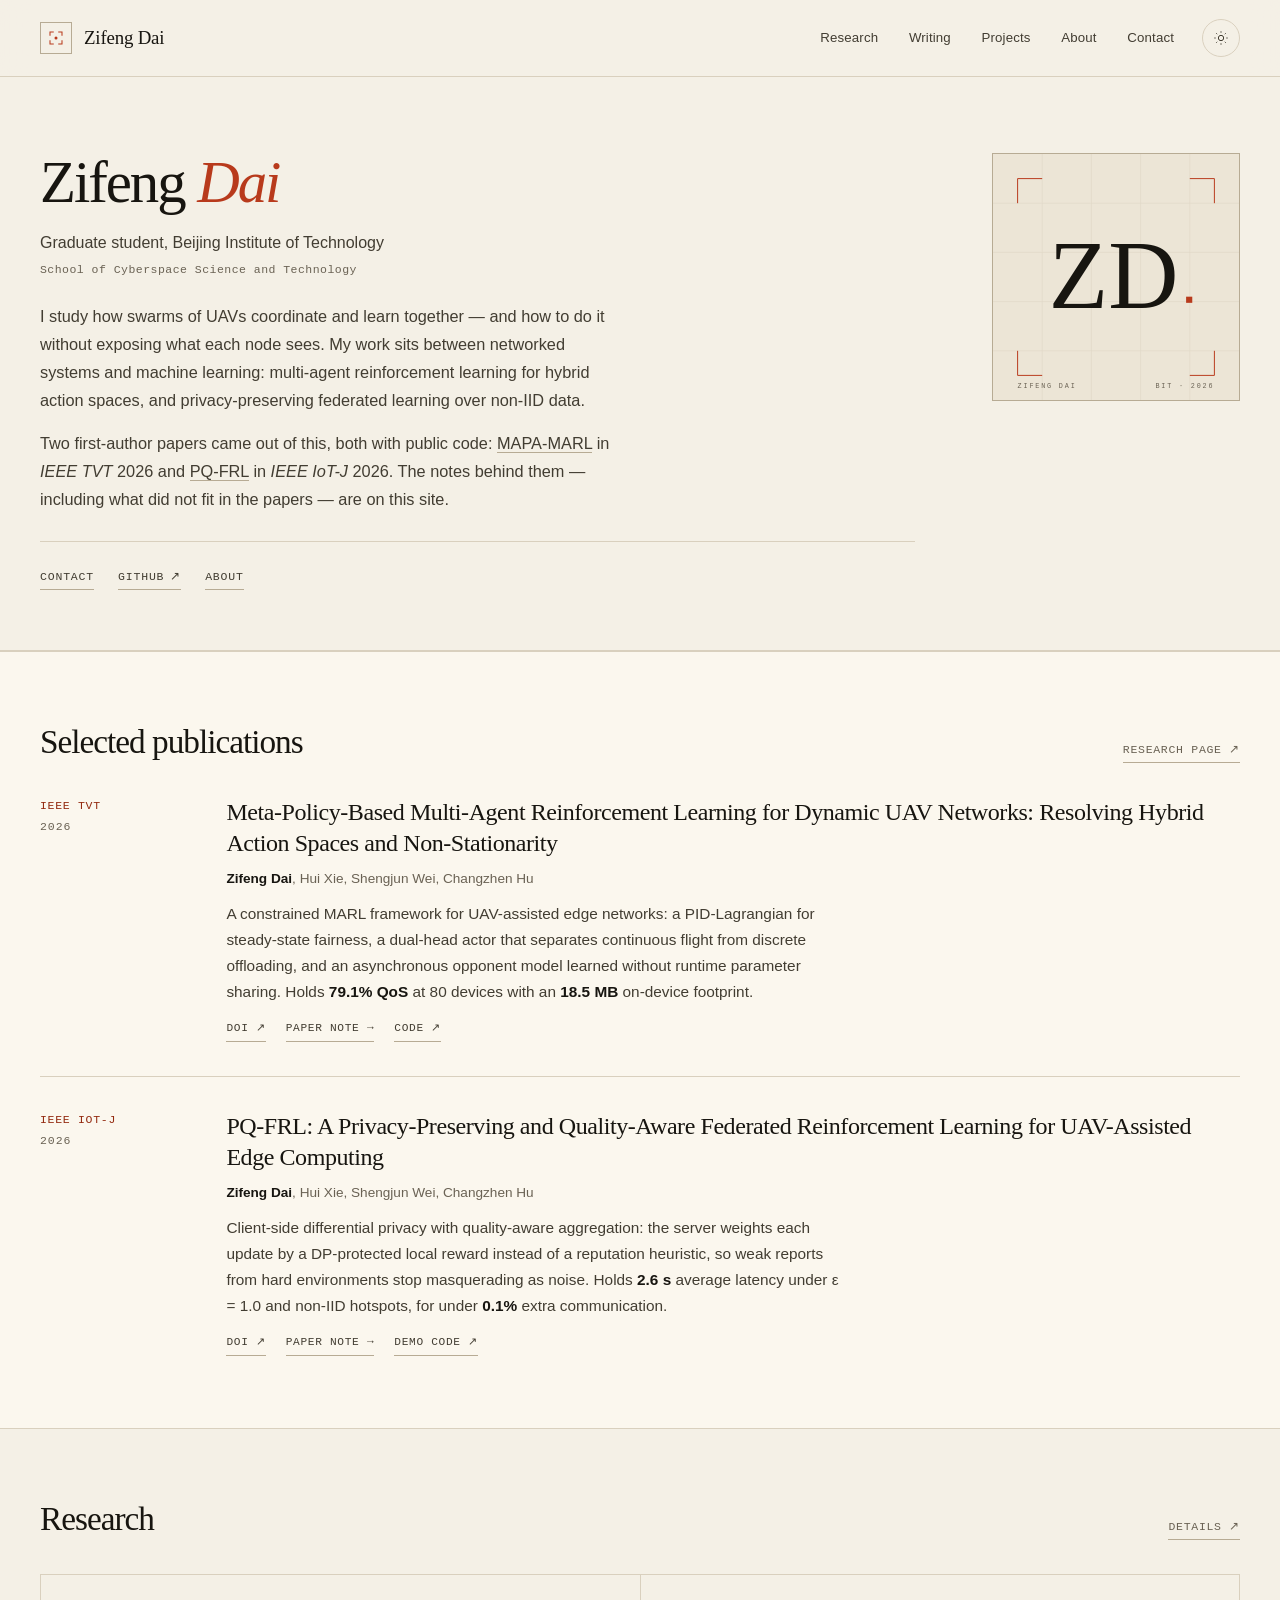
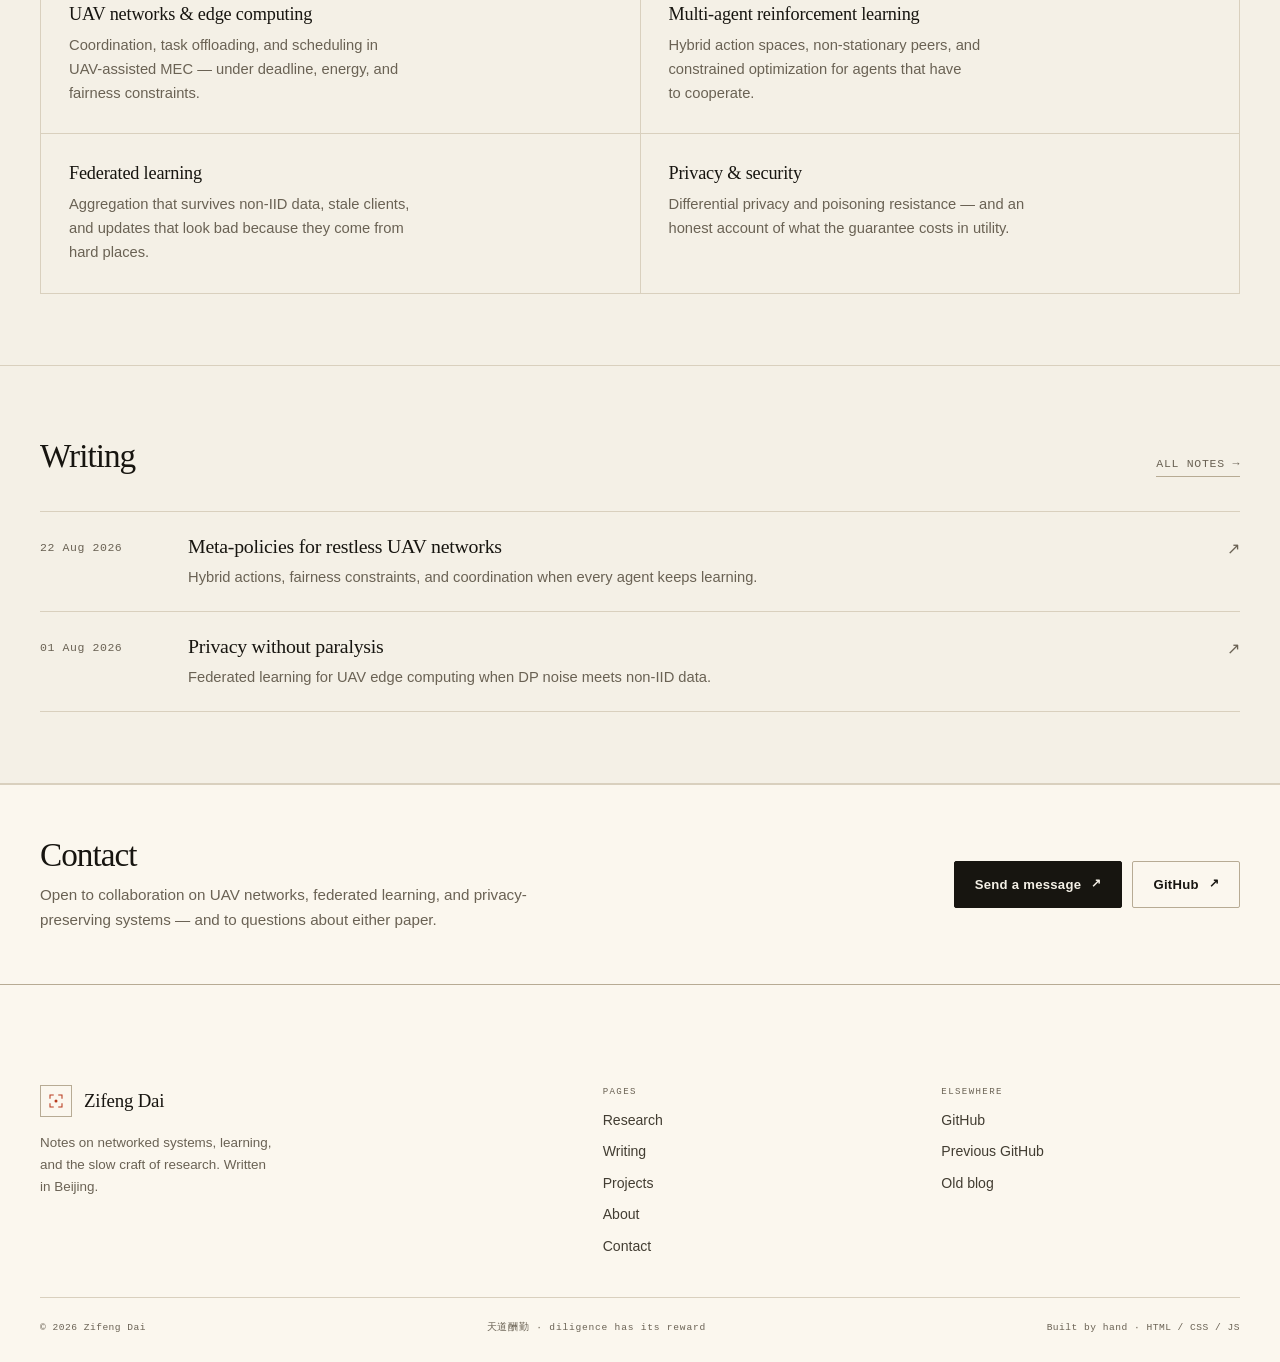
<file: index.html>
<!doctype html>
<html lang="en" data-theme="light">
<head>
  <meta charset="utf-8">
  <meta name="viewport" content="width=device-width, initial-scale=1">
  <title>Zifeng Dai — Graduate student, Beijing Institute of Technology</title>
  <meta name="description" content="Zifeng Dai is a graduate student at Beijing Institute of Technology. Research on UAV networks, multi-agent reinforcement learning, and privacy-preserving federated learning.">
  <meta name="author" content="Zifeng Dai">
  <meta property="og:type" content="website">
  <meta property="og:title" content="Zifeng Dai — Graduate student, Beijing Institute of Technology">
  <meta property="og:description" content="UAV networks, multi-agent reinforcement learning, and privacy-preserving federated learning.">
  <meta property="og:image" content="https://vectordai2000.github.io/assets/og-uav.png">
  <meta property="og:image:width" content="1200">
  <meta property="og:image:height" content="630">
  <meta property="og:image:alt" content="Zifeng Dai — UAV networks and federated learning">
  <meta name="twitter:card" content="summary_large_image">
  <meta name="theme-color" content="#f4f0e6" media="(prefers-color-scheme: light)">
  <meta name="theme-color" content="#12110e" media="(prefers-color-scheme: dark)">
  <link rel="icon" href="assets/favicon.svg" type="image/svg+xml">
  <link rel="stylesheet" href="assets/css/style.css?v=20261020">
  <script>
    (function () {
      try {
        var stored = localStorage.getItem("theme");
        var theme = stored || (window.matchMedia("(prefers-color-scheme: dark)").matches ? "dark" : "light");
        document.documentElement.setAttribute("data-theme", theme);
      } catch (error) {}
    })();
  </script>
  <script type="application/ld+json">
    {
      "@context": "https://schema.org",
      "@type": "Person",
      "name": "Zifeng Dai",
      "jobTitle": "Graduate student",
      "affiliation": {
        "@type": "CollegeOrUniversity",
        "name": "Beijing Institute of Technology",
        "department": "School of Cyberspace Science and Technology"
      },
      "url": "https://vectordai2000.github.io/",
      "sameAs": ["https://github.com/vectordai2000"],
      "knowsAbout": ["UAV networks", "multi-agent reinforcement learning", "federated learning", "differential privacy"]
    }
  </script>
</head>
<body class="home">
  <a class="skip-link" href="#main">Skip to content</a>

  <header class="site-header">
    <div class="wrap header-inner">
      <a class="brand" href="index.html" aria-label="Zifeng Dai — home">
        <span class="brand-mark" aria-hidden="true">
          <svg viewBox="0 0 24 24" fill="none" stroke="currentColor" stroke-width="1.4">
            <path d="M4 9V4h5M15 4h5v5M20 15v5h-5M9 20H4v-5"/>
            <circle cx="12" cy="12" r="2" fill="currentColor" stroke="none"/>
          </svg>
        </span>
        <span class="brand-name">Zifeng Dai</span>
      </a>

      <nav class="nav" id="site-nav" aria-label="Primary">
        <a href="research.html">Research</a>
        <a href="blog.html">Writing</a>
        <a href="projects.html">Projects</a>
        <a href="about.html">About</a>
        <a href="contact.html">Contact</a>
      </nav>

      <div class="header-actions">
        <button class="icon-btn theme-toggle" type="button" aria-label="Switch to dark theme" aria-pressed="false" title="Dark mode">
          <svg class="icon-sun" viewBox="0 0 24 24" fill="none" stroke="currentColor" stroke-width="1.5" aria-hidden="true">
            <circle cx="12" cy="12" r="4"/>
            <path d="M12 2v2M12 20v2M4.9 4.9l1.4 1.4M17.7 17.7l1.4 1.4M2 12h2M20 12h2M4.9 19.1l1.4-1.4M17.7 6.3l1.4-1.4"/>
          </svg>
          <svg class="icon-moon" viewBox="0 0 24 24" fill="none" stroke="currentColor" stroke-width="1.5" aria-hidden="true">
            <path d="M21 12.8A9 9 0 1 1 11.2 3a7 7 0 0 0 9.8 9.8Z"/>
          </svg>
        </button>
        <button class="icon-btn menu-toggle" type="button" aria-controls="site-nav" aria-expanded="false" aria-label="Toggle menu">
          <svg viewBox="0 0 24 24" fill="none" stroke="currentColor" stroke-width="1.5" aria-hidden="true">
            <path d="M3 7h18M3 12h18M3 17h18"/>
          </svg>
        </button>
      </div>
    </div>
  </header>

  <main id="main">
    <section class="hm-intro">
      <div class="wrap hm-intro-grid">
        <div class="hm-head-block">
          <h1 class="hm-name">Zifeng <em>Dai</em></h1>
          <p class="hm-affil">Graduate student, Beijing Institute of Technology</p>
          <p class="hm-role">School of Cyberspace Science and Technology</p>
        </div>

        <figure class="hm-portrait">
          <svg viewBox="0 0 400 400" role="img" aria-label="Monogram of Zifeng Dai">
            <rect width="400" height="400" fill="var(--surface-2)"/>
            <g stroke="var(--line)" stroke-width="1" opacity="0.65">
              <path d="M0 80h400M0 160h400M0 240h400M0 320h400M80 0v400M160 0v400M240 0v400M320 0v400"/>
            </g>
            <g fill="none" stroke="var(--accent)" stroke-width="1.6">
              <path d="M40 80V40h40M320 40h40v40M360 320v40h-40M80 360H40v-40"/>
            </g>
            <text x="196" y="250" text-anchor="middle" font-family="Georgia, 'Times New Roman', serif" font-size="158" fill="var(--ink)">ZD</text>
            <rect x="314" y="232" width="10" height="10" fill="var(--accent)"/>
            <text x="40" y="380" font-family="Consolas, 'Cascadia Code', monospace" font-size="11" letter-spacing="3" fill="var(--muted)">ZIFENG DAI</text>
            <text x="360" y="380" text-anchor="end" font-family="Consolas, 'Cascadia Code', monospace" font-size="11" letter-spacing="3" fill="var(--muted)">BIT · 2026</text>
          </svg>
        </figure>

        <div class="hm-bio">
          <p class="hm-lede">
            I study how swarms of UAVs coordinate and learn together — and how to do it without exposing what each node sees. My work sits between networked systems and machine learning: multi-agent reinforcement learning for hybrid action spaces, and privacy-preserving federated learning over non-IID data.
          </p>
          <p class="hm-lede">
            Two first-author papers came out of this, both with public code: <a href="research.html#mapa-marl">MAPA-MARL</a> in <em>IEEE TVT</em> 2026 and <a href="research.html#pq-frl">PQ-FRL</a> in <em>IEEE IoT-J</em> 2026. The notes behind them — including what did not fit in the papers — are on this site.
          </p>

          <ul class="hm-links">
            <li><a href="contact.html">Contact</a></li>
            <li><a href="https://github.com/vectordai2000">GitHub <span aria-hidden="true">↗</span></a></li>
            <li><a href="about.html">About</a></li>
            <!-- Add when available: <li><a href="mailto:...">Email</a></li> and Google Scholar / CV links. -->
          </ul>
        </div>
      </div>
    </section>

    <section class="hm-band" id="publications" aria-labelledby="publications-title">
      <div class="wrap">
        <div class="hm-head">
          <h2 class="hm-title" id="publications-title">Selected publications</h2>
          <a class="hm-head-link" href="research.html">Research page <span aria-hidden="true">↗</span></a>
        </div>

        <ol class="hm-pubs">
          <li class="hm-pub">
            <p class="hm-venue">IEEE TVT<span>2026</span></p>
            <div class="hm-pub-main">
              <h3 class="hm-pub-title">
                <a href="https://doi.org/10.1109/TVT.2026.3700721">Meta-Policy-Based Multi-Agent Reinforcement Learning for Dynamic UAV Networks: Resolving Hybrid Action Spaces and Non-Stationarity</a>
              </h3>
              <p class="hm-authors"><strong>Zifeng Dai</strong>, Hui Xie, Shengjun Wei, Changzhen Hu</p>
              <p class="hm-pub-desc">
                A constrained MARL framework for UAV-assisted edge networks: a PID-Lagrangian for steady-state fairness, a dual-head actor that separates continuous flight from discrete offloading, and an asynchronous opponent model learned without runtime parameter sharing. Holds <strong>79.1% QoS</strong> at 80 devices with an <strong>18.5 MB</strong> on-device footprint.
              </p>
              <p class="hm-pub-links">
                <a href="https://doi.org/10.1109/TVT.2026.3700721">DOI <span aria-hidden="true">↗</span></a>
                <a href="posts/mapa-marl-uav-networks.html">Paper note <span aria-hidden="true">→</span></a>
                <a href="https://github.com/vectordai2000/MAPA-MARL">Code <span aria-hidden="true">↗</span></a>
              </p>
            </div>
          </li>

          <li class="hm-pub">
            <p class="hm-venue">IEEE IoT-J<span>2026</span></p>
            <div class="hm-pub-main">
              <h3 class="hm-pub-title">
                <a href="https://doi.org/10.1109/JIOT.2026.3695149">PQ-FRL: A Privacy-Preserving and Quality-Aware Federated Reinforcement Learning for UAV-Assisted Edge Computing</a>
              </h3>
              <p class="hm-authors"><strong>Zifeng Dai</strong>, Hui Xie, Shengjun Wei, Changzhen Hu</p>
              <p class="hm-pub-desc">
                Client-side differential privacy with quality-aware aggregation: the server weights each update by a DP-protected local reward instead of a reputation heuristic, so weak reports from hard environments stop masquerading as noise. Holds <strong>2.6 s</strong> average latency under ε = 1.0 and non-IID hotspots, for under <strong>0.1%</strong> extra communication.
              </p>
              <p class="hm-pub-links">
                <a href="https://doi.org/10.1109/JIOT.2026.3695149">DOI <span aria-hidden="true">↗</span></a>
                <a href="posts/pq-frl-uav-edge.html">Paper note <span aria-hidden="true">→</span></a>
                <a href="https://github.com/vectordai2000/pq-frl-demo">Demo code <span aria-hidden="true">↗</span></a>
              </p>
            </div>
          </li>
        </ol>
      </div>
    </section>

    <section class="hm-sec" id="research" aria-labelledby="research-title">
      <div class="wrap">
        <div class="hm-head">
          <h2 class="hm-title" id="research-title">Research</h2>
          <a class="hm-head-link" href="research.html">Details <span aria-hidden="true">↗</span></a>
        </div>

        <div class="hm-areas">
          <article class="hm-area">
            <h3>UAV networks &amp; edge computing</h3>
            <p>Coordination, task offloading, and scheduling in UAV-assisted MEC — under deadline, energy, and fairness constraints.</p>
          </article>
          <article class="hm-area">
            <h3>Multi-agent reinforcement learning</h3>
            <p>Hybrid action spaces, non-stationary peers, and constrained optimization for agents that have to cooperate.</p>
          </article>
          <article class="hm-area">
            <h3>Federated learning</h3>
            <p>Aggregation that survives non-IID data, stale clients, and updates that look bad because they come from hard places.</p>
          </article>
          <article class="hm-area">
            <h3>Privacy &amp; security</h3>
            <p>Differential privacy and poisoning resistance — and an honest account of what the guarantee costs in utility.</p>
          </article>
        </div>
      </div>
    </section>

    <section class="hm-sec" id="writing" aria-labelledby="writing-title">
      <div class="wrap">
        <div class="hm-head">
          <h2 class="hm-title" id="writing-title">Writing</h2>
          <a class="hm-head-link" href="blog.html">All notes <span aria-hidden="true">→</span></a>
        </div>

        <ul class="hm-posts">
          <li>
            <a class="hm-post" href="posts/mapa-marl-uav-networks.html">
              <time class="hm-post-date" datetime="2026-08-22">22 Aug 2026</time>
              <span class="hm-post-body">
                <span class="hm-post-title">Meta-policies for restless UAV networks</span>
                <span class="hm-post-note">Hybrid actions, fairness constraints, and coordination when every agent keeps learning.</span>
              </span>
              <span class="hm-post-arrow" aria-hidden="true">↗</span>
            </a>
          </li>
          <li>
            <a class="hm-post" href="posts/pq-frl-uav-edge.html">
              <time class="hm-post-date" datetime="2026-08-01">01 Aug 2026</time>
              <span class="hm-post-body">
                <span class="hm-post-title">Privacy without paralysis</span>
                <span class="hm-post-note">Federated learning for UAV edge computing when DP noise meets non-IID data.</span>
              </span>
              <span class="hm-post-arrow" aria-hidden="true">↗</span>
            </a>
          </li>
        </ul>
      </div>
    </section>

    <section class="hm-band hm-contact" id="contact" aria-labelledby="contact-title">
      <div class="wrap hm-contact-grid">
        <div>
          <h2 class="hm-title" id="contact-title">Contact</h2>
          <p class="hm-contact-copy">Open to collaboration on UAV networks, federated learning, and privacy-preserving systems — and to questions about either paper.</p>
        </div>
        <div class="hm-contact-actions">
          <a class="btn btn--solid" href="contact.html">Send a message <span class="arrow" aria-hidden="true">↗</span></a>
          <a class="btn btn--ghost" href="https://github.com/vectordai2000">GitHub <span class="arrow" aria-hidden="true">↗</span></a>
        </div>
      </div>
    </section>
  </main>

  <footer class="site-footer">
    <div class="wrap">
      <div class="footer-main">
        <div class="footer-brand">
          <a class="brand" href="index.html" aria-label="Zifeng Dai — home">
            <span class="brand-mark" aria-hidden="true">
              <svg viewBox="0 0 24 24" fill="none" stroke="currentColor" stroke-width="1.4">
                <path d="M4 9V4h5M15 4h5v5M20 15v5h-5M9 20H4v-5"/>
                <circle cx="12" cy="12" r="2" fill="currentColor" stroke="none"/>
              </svg>
            </span>
            <span class="brand-name">Zifeng Dai</span>
          </a>
          <p>Notes on networked systems, learning, and the slow craft of research. Written in Beijing.</p>
        </div>

        <div class="footer-col">
          <h3>Pages</h3>
          <a href="research.html">Research</a>
          <a href="blog.html">Writing</a>
          <a href="projects.html">Projects</a>
          <a href="about.html">About</a>
          <a href="contact.html">Contact</a>
        </div>

        <div class="footer-col">
          <h3>Elsewhere</h3>
          <a href="https://github.com/vectordai2000">GitHub</a>
          <a href="https://github.com/hkhldzf">Previous GitHub</a>
          <a href="https://hkhldzf.github.io/">Old blog</a>
        </div>
      </div>

      <div class="footer-bottom">
        <span>© <span data-year>2026</span> Zifeng Dai</span>
        <span class="motto" lang="zh-Hans">天道酬勤 · diligence has its reward</span>
        <span>Built by hand · HTML / CSS / JS</span>
      </div>
    </div>
  </footer>

  <script src="assets/js/main.js?v=20261020"></script>
</body>
</html>
</file>
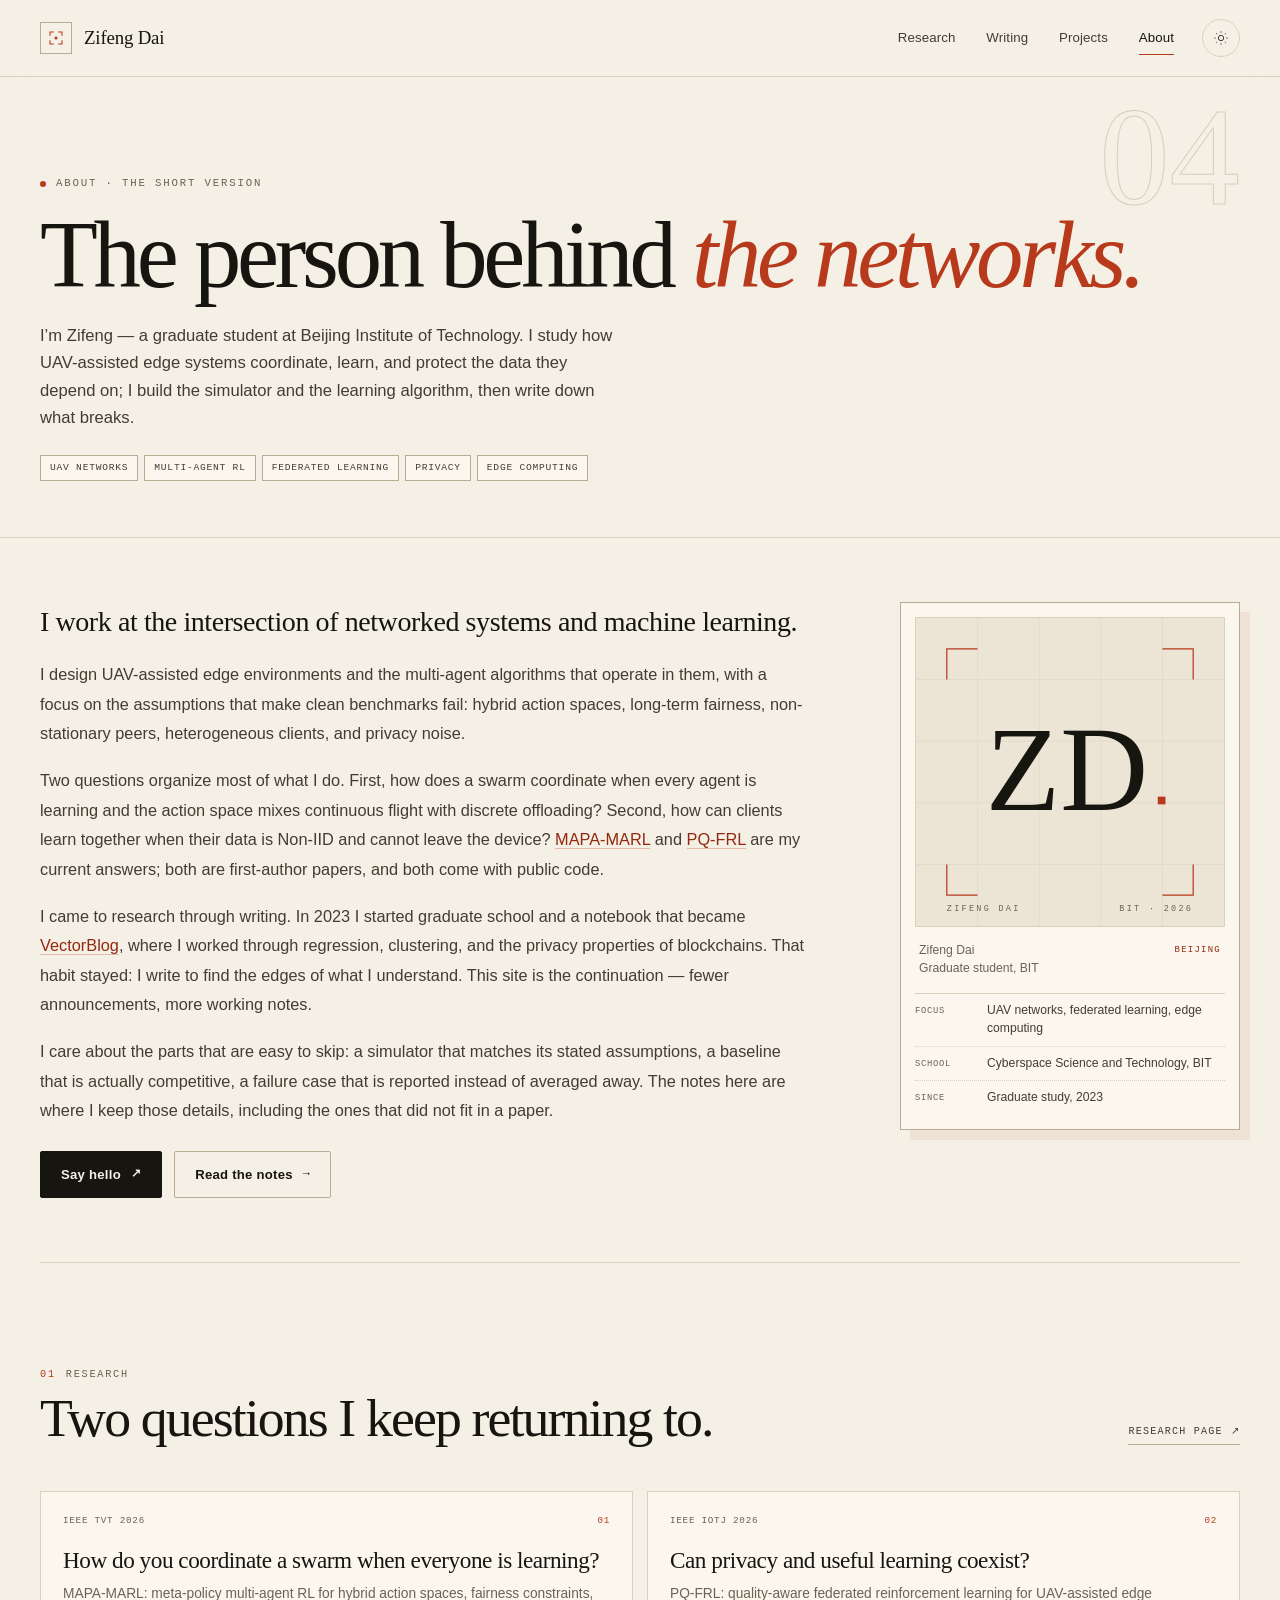
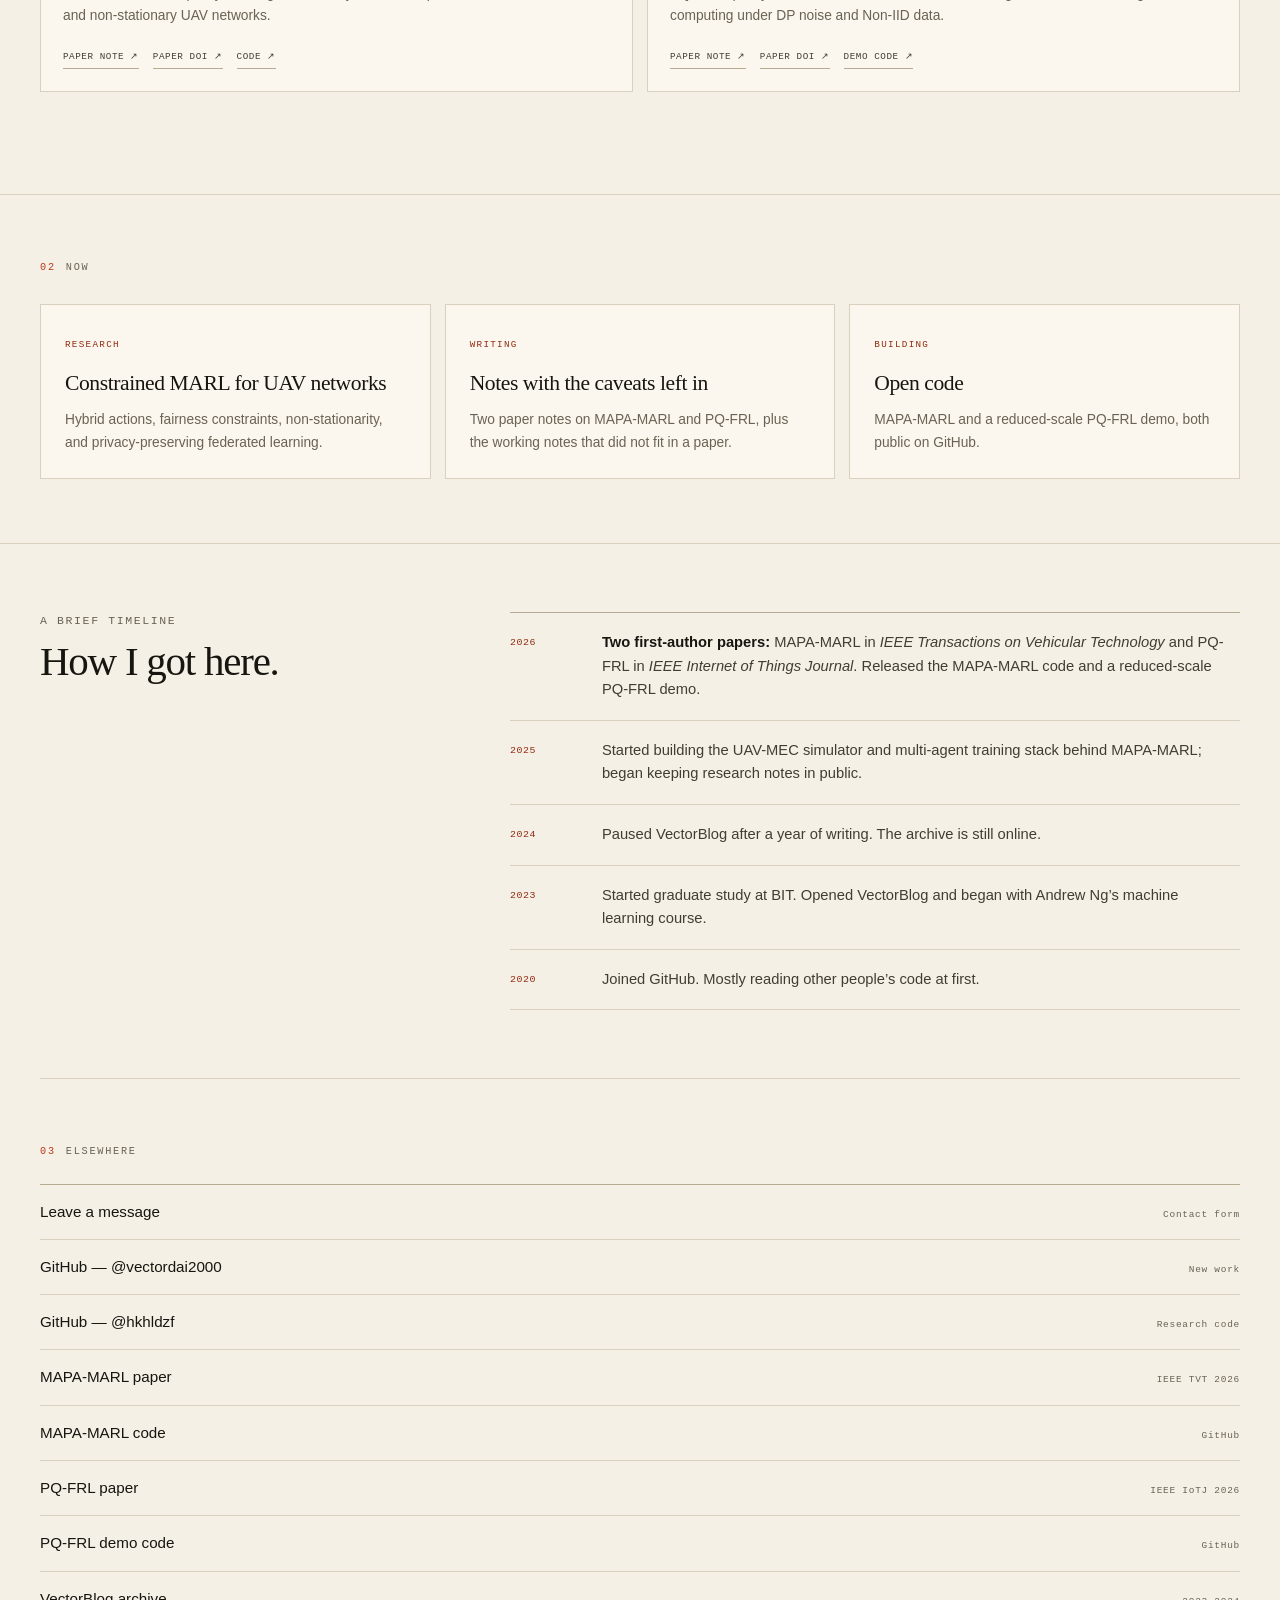
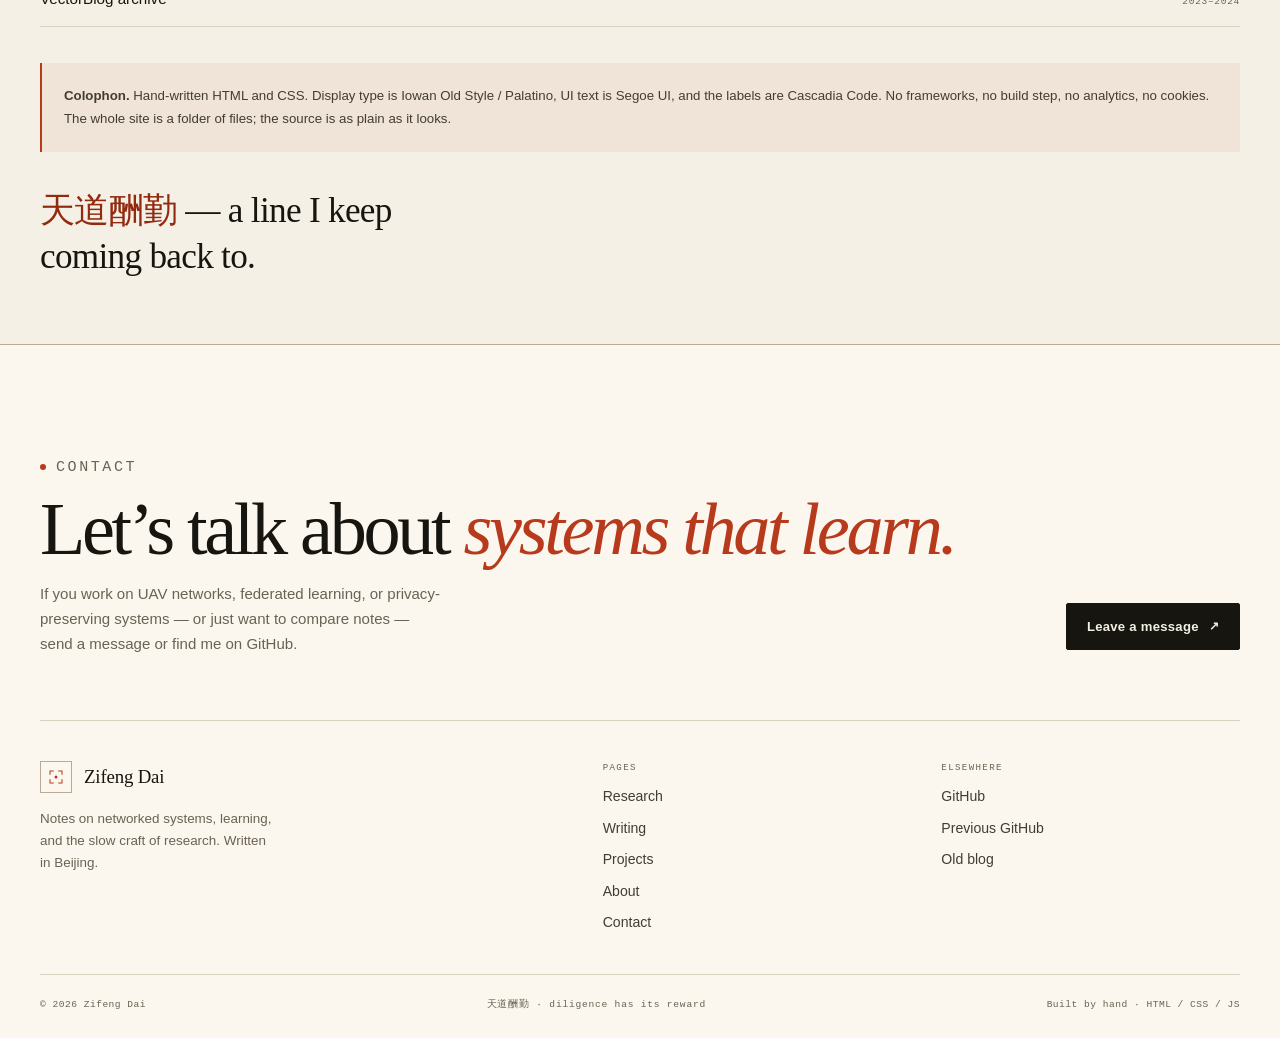
<file: about.html>
<!doctype html>
<html lang="en" data-theme="light">
<head>
  <meta charset="utf-8">
  <meta name="viewport" content="width=device-width, initial-scale=1">
  <title>About — Zifeng Dai</title>
  <meta name="description" content="About Zifeng Dai, a graduate student at Beijing Institute of Technology working on UAV networks, federated learning, and security.">
  <meta name="author" content="Zifeng Dai">
  <meta property="og:type" content="website">
  <meta property="og:title" content="About — Zifeng Dai">
  <meta property="og:description" content="Graduate student at BIT. UAV networks, federated learning, and security.">
  <meta property="og:image" content="https://vectordai2000.github.io/assets/og-uav.png">
  <meta property="og:image:width" content="1200">
  <meta property="og:image:height" content="630">
  <meta property="og:image:alt" content="Zifeng Dai — UAV networks and federated learning">
  <meta name="twitter:card" content="summary_large_image">
  <meta name="theme-color" content="#f4f0e6" media="(prefers-color-scheme: light)">
  <meta name="theme-color" content="#12110e" media="(prefers-color-scheme: dark)">
  <link rel="icon" href="assets/favicon.svg" type="image/svg+xml">
  <link rel="stylesheet" href="assets/css/style.css?v=20261018">
  <script>
    (function () {
      try {
        var stored = localStorage.getItem("theme");
        var theme = stored || (window.matchMedia("(prefers-color-scheme: dark)").matches ? "dark" : "light");
        document.documentElement.setAttribute("data-theme", theme);
      } catch (error) {}
    })();
  </script>
</head>
<body>
  <a class="skip-link" href="#main">Skip to content</a>

  <header class="site-header">
    <div class="wrap header-inner">
      <a class="brand" href="index.html" aria-label="Zifeng Dai — home">
        <span class="brand-mark" aria-hidden="true">
          <svg viewBox="0 0 24 24" fill="none" stroke="currentColor" stroke-width="1.4">
            <path d="M4 9V4h5M15 4h5v5M20 15v5h-5M9 20H4v-5"/>
            <circle cx="12" cy="12" r="2" fill="currentColor" stroke="none"/>
          </svg>
        </span>
        <span class="brand-name">Zifeng Dai</span>
      </a>

      <nav class="nav" id="site-nav" aria-label="Primary">
        <a href="research.html">Research</a>
        <a href="blog.html">Writing</a>
        <a href="projects.html">Projects</a>
        <a href="about.html" aria-current="page">About</a>
      </nav>

      <div class="header-actions">
        <button class="icon-btn theme-toggle" type="button" aria-label="Switch to dark theme" aria-pressed="false" title="Dark mode">
          <svg class="icon-sun" viewBox="0 0 24 24" fill="none" stroke="currentColor" stroke-width="1.5" aria-hidden="true">
            <circle cx="12" cy="12" r="4"/>
            <path d="M12 2v2M12 20v2M4.9 4.9l1.4 1.4M17.7 17.7l1.4 1.4M2 12h2M20 12h2M4.9 19.1l1.4-1.4M17.7 6.3l1.4-1.4"/>
          </svg>
          <svg class="icon-moon" viewBox="0 0 24 24" fill="none" stroke="currentColor" stroke-width="1.5" aria-hidden="true">
            <path d="M21 12.8A9 9 0 1 1 11.2 3a7 7 0 0 0 9.8 9.8Z"/>
          </svg>
        </button>
        <button class="icon-btn menu-toggle" type="button" aria-controls="site-nav" aria-expanded="false" aria-label="Toggle menu">
          <svg viewBox="0 0 24 24" fill="none" stroke="currentColor" stroke-width="1.5" aria-hidden="true">
            <path d="M3 7h18M3 12h18M3 17h18"/>
          </svg>
        </button>
      </div>
    </div>
  </header>

  <main id="main">
    <section class="page-head" data-index="04">
      <div class="wrap">
        <p class="eyebrow">About · The short version</p>
        <h1>The person behind <em>the networks.</em></h1>
        <p class="page-lede">
          I’m Zifeng — a graduate student at Beijing Institute of Technology. I study how UAV-assisted edge systems coordinate, learn, and protect the data they depend on; I build the simulator and the learning algorithm, then write down what breaks.
        </p>
        <div class="about-keywords">
          <span class="tag">UAV networks</span>
          <span class="tag">Multi-agent RL</span>
          <span class="tag">Federated learning</span>
          <span class="tag">Privacy</span>
          <span class="tag">Edge computing</span>
        </div>
      </div>
    </section>

    <section class="about-grid wrap">
      <div class="about-copy">
        <p>
          I work at the intersection of networked systems and machine learning.
        </p>
        <p>
          I design UAV-assisted edge environments and the multi-agent algorithms that operate in them, with a focus on the assumptions that make clean benchmarks fail: hybrid action spaces, long-term fairness, non-stationary peers, heterogeneous clients, and privacy noise.
        </p>
        <p>
          Two questions organize most of what I do. First, how does a swarm coordinate when every agent is learning and the action space mixes continuous flight with discrete offloading? Second, how can clients learn together when their data is Non-IID and cannot leave the device? <a href="research.html#mapa-marl">MAPA-MARL</a> and <a href="research.html#pq-frl">PQ-FRL</a> are my current answers; both are first-author papers, and both come with public code.
        </p>
        <p>
          I came to research through writing. In 2023 I started graduate school and a notebook that became <a href="https://hkhldzf.github.io/">VectorBlog</a>, where I worked through regression, clustering, and the privacy properties of blockchains. That habit stayed: I write to find the edges of what I understand. This site is the continuation — fewer announcements, more working notes.
        </p>
        <p>
          I care about the parts that are easy to skip: a simulator that matches its stated assumptions, a baseline that is actually competitive, a failure case that is reported instead of averaged away. The notes here are where I keep those details, including the ones that did not fit in a paper.
        </p>
        <div class="about-actions">
          <a class="btn btn--solid" href="contact.html">Say hello <span class="arrow" aria-hidden="true">↗</span></a>
          <a class="btn btn--ghost" href="blog.html">Read the notes <span class="arrow" aria-hidden="true">→</span></a>
        </div>
      </div>

      <aside class="portrait-card">
        <div class="portrait">
          <svg viewBox="0 0 400 400" role="img" aria-label="Monogram of Zifeng Dai">
            <rect width="400" height="400" fill="var(--surface-2)"/>
            <g stroke="var(--line)" stroke-width="1" opacity="0.65">
              <path d="M0 80h400M0 160h400M0 240h400M0 320h400M80 0v400M160 0v400M240 0v400M320 0v400"/>
            </g>
            <g fill="none" stroke="var(--accent)" stroke-width="1.6">
              <path d="M40 80V40h40M320 40h40v40M360 320v40h-40M80 360H40v-40"/>
            </g>
            <text x="196" y="250" text-anchor="middle" font-family="Georgia, 'Times New Roman', serif" font-size="158" fill="var(--ink)">ZD</text>
            <rect x="314" y="232" width="10" height="10" fill="var(--accent)"/>
            <text x="40" y="380" font-family="Consolas, 'Cascadia Code', monospace" font-size="11" letter-spacing="3" fill="var(--muted)">ZIFENG DAI</text>
            <text x="360" y="380" text-anchor="end" font-family="Consolas, 'Cascadia Code', monospace" font-size="11" letter-spacing="3" fill="var(--muted)">BIT · 2026</text>
          </svg>
        </div>
        <div class="portrait-caption">
          <p>Zifeng Dai<br>Graduate student, BIT</p>
          <span class="mono">Beijing</span>
        </div>
        <dl class="portrait-facts">
          <div>
            <dt>Focus</dt>
            <dd>UAV networks, federated learning, edge computing</dd>
          </div>
          <div>
            <dt>School</dt>
            <dd>Cyberspace Science and Technology, BIT</dd>
          </div>
          <div>
            <dt>Since</dt>
            <dd>Graduate study, 2023</dd>
          </div>
        </dl>
      </aside>
    </section>

    <section class="section about-research">
      <div class="wrap">
        <div class="section-head">
          <div>
            <p class="section-label"><b>01</b> Research</p>
            <h2 class="section-title">Two questions I keep returning to.</h2>
          </div>
          <a class="section-link" href="research.html">Research page <span class="arrow" aria-hidden="true">↗</span></a>
        </div>

        <div class="about-research-grid">
          <article class="about-thread">
            <div class="about-thread-top">
              <span>IEEE TVT 2026</span>
              <span class="num">01</span>
            </div>
            <h3>How do you coordinate a swarm when everyone is learning?</h3>
            <p>MAPA-MARL: meta-policy multi-agent RL for hybrid action spaces, fairness constraints, and non-stationary UAV networks.</p>
            <div class="about-thread-links">
              <a href="posts/mapa-marl-uav-networks.html">Paper note ↗</a>
              <a href="https://doi.org/10.1109/TVT.2026.3700721">Paper DOI ↗</a>
              <a href="https://github.com/vectordai2000/MAPA-MARL">Code ↗</a>
            </div>
          </article>

          <article class="about-thread">
            <div class="about-thread-top">
              <span>IEEE IoTJ 2026</span>
              <span class="num">02</span>
            </div>
            <h3>Can privacy and useful learning coexist?</h3>
            <p>PQ-FRL: quality-aware federated reinforcement learning for UAV-assisted edge computing under DP noise and Non-IID data.</p>
            <div class="about-thread-links">
              <a href="posts/pq-frl-uav-edge.html">Paper note ↗</a>
              <a href="https://doi.org/10.1109/JIOT.2026.3695149">Paper DOI ↗</a>
              <a href="https://github.com/vectordai2000/pq-frl-demo">Demo code ↗</a>
            </div>
          </article>
        </div>
      </div>
    </section>

    <section class="now">
      <div class="wrap">
        <p class="section-label"><b>02</b> Now</p>
        <div class="now-grid">
          <div class="now-card">
            <span class="mono">Research</span>
            <h3>Constrained MARL for UAV networks</h3>
            <p>Hybrid actions, fairness constraints, non-stationarity, and privacy-preserving federated learning.</p>
          </div>
          <div class="now-card">
            <span class="mono">Writing</span>
            <h3>Notes with the caveats left in</h3>
            <p>Two paper notes on MAPA-MARL and PQ-FRL, plus the working notes that did not fit in a paper.</p>
          </div>
          <div class="now-card">
            <span class="mono">Building</span>
            <h3>Open code</h3>
            <p>MAPA-MARL and a reduced-scale PQ-FRL demo, both public on GitHub.</p>
          </div>
        </div>
      </div>
    </section>

    <section class="timeline-wrap wrap">
      <div>
        <span class="mono">A brief timeline</span>
        <h2>How I got here.</h2>
      </div>
      <div class="timeline">
        <div class="timeline-item">
          <time datetime="2026">2026</time>
          <p><strong>Two first-author papers:</strong> MAPA-MARL in <em>IEEE Transactions on Vehicular Technology</em> and PQ-FRL in <em>IEEE Internet of Things Journal</em>. Released the MAPA-MARL code and a reduced-scale PQ-FRL demo.</p>
        </div>
        <div class="timeline-item">
          <time datetime="2025">2025</time>
          <p>Started building the UAV-MEC simulator and multi-agent training stack behind MAPA-MARL; began keeping research notes in public.</p>
        </div>
        <div class="timeline-item">
          <time datetime="2024">2024</time>
          <p>Paused VectorBlog after a year of writing. The archive is still online.</p>
        </div>
        <div class="timeline-item">
          <time datetime="2023">2023</time>
          <p>Started graduate study at BIT. Opened VectorBlog and began with Andrew Ng’s machine learning course.</p>
        </div>
        <div class="timeline-item">
          <time datetime="2020">2020</time>
          <p>Joined GitHub. Mostly reading other people’s code at first.</p>
        </div>
      </div>
    </section>

    <section class="elsewhere">
      <div class="wrap">
        <p class="section-label"><b>03</b> Elsewhere</p>
        <div class="link-list">
          <div class="link-row">
            <a href="contact.html">Leave a message</a>
            <span>Contact form</span>
          </div>
          <div class="link-row">
            <a href="https://github.com/vectordai2000">GitHub — @vectordai2000</a>
            <span>New work</span>
          </div>
          <div class="link-row">
            <a href="https://github.com/hkhldzf">GitHub — @hkhldzf</a>
            <span>Research code</span>
          </div>
          <div class="link-row">
            <a href="https://doi.org/10.1109/TVT.2026.3700721">MAPA-MARL paper</a>
            <span>IEEE TVT 2026</span>
          </div>
          <div class="link-row">
            <a href="https://github.com/vectordai2000/MAPA-MARL">MAPA-MARL code</a>
            <span>GitHub</span>
          </div>
          <div class="link-row">
            <a href="https://doi.org/10.1109/JIOT.2026.3695149">PQ-FRL paper</a>
            <span>IEEE IoTJ 2026</span>
          </div>
          <div class="link-row">
            <a href="https://github.com/vectordai2000/pq-frl-demo">PQ-FRL demo code</a>
            <span>GitHub</span>
          </div>
          <div class="link-row">
            <a href="https://hkhldzf.github.io/">VectorBlog archive</a>
            <span>2023–2024</span>
          </div>
        </div>

        <div class="colophon">
          <p>
            <strong>Colophon.</strong> Hand-written HTML and CSS. Display type is Iowan Old Style / Palatino, UI text is Segoe UI, and the labels are Cascadia Code. No frameworks, no build step, no analytics, no cookies. The whole site is a folder of files; the source is as plain as it looks.
          </p>
        </div>

        <p style="margin-top:36px; font-family:var(--font-display); font-size:clamp(1.5rem,3vw,2.2rem); line-height:1.3; letter-spacing:-0.02em; max-width:22ch;">
          <span lang="zh-Hans" style="color:var(--accent-strong);">天道酬勤</span> — a line I keep coming back to.
        </p>
      </div>
    </section>
  </main>

  <footer class="site-footer">
    <div class="wrap">
      <div class="footer-cta">
        <div>
          <p class="eyebrow">Contact</p>
          <h2>Let’s talk about <em>systems that learn.</em></h2>
          <p>If you work on UAV networks, federated learning, or privacy-preserving systems — or just want to compare notes — send a message or find me on GitHub.</p>
        </div>
        <a class="btn btn--solid" href="contact.html">Leave a message <span class="arrow" aria-hidden="true">↗</span></a>
      </div>

      <div class="footer-main">
        <div class="footer-brand">
          <a class="brand" href="index.html" aria-label="Zifeng Dai — home">
            <span class="brand-mark" aria-hidden="true">
              <svg viewBox="0 0 24 24" fill="none" stroke="currentColor" stroke-width="1.4">
                <path d="M4 9V4h5M15 4h5v5M20 15v5h-5M9 20H4v-5"/>
                <circle cx="12" cy="12" r="2" fill="currentColor" stroke="none"/>
              </svg>
            </span>
            <span class="brand-name">Zifeng Dai</span>
          </a>
          <p>Notes on networked systems, learning, and the slow craft of research. Written in Beijing.</p>
        </div>

        <div class="footer-col">
          <h3>Pages</h3>
          <a href="research.html">Research</a>
          <a href="blog.html">Writing</a>
          <a href="projects.html">Projects</a>
          <a href="about.html">About</a>
          <a href="contact.html">Contact</a>
        </div>

        <div class="footer-col">
          <h3>Elsewhere</h3>
          <a href="https://github.com/vectordai2000">GitHub</a>
          <a href="https://github.com/hkhldzf">Previous GitHub</a>
          <a href="https://hkhldzf.github.io/">Old blog</a>
        </div>
      </div>

      <div class="footer-bottom">
        <span>© <span data-year>2026</span> Zifeng Dai</span>
        <span class="motto" lang="zh-Hans">天道酬勤 · diligence has its reward</span>
        <span>Built by hand · HTML / CSS / JS</span>
      </div>
    </div>
  </footer>

  <script src="assets/js/main.js?v=20261018"></script>
</body>
</html>
</file>
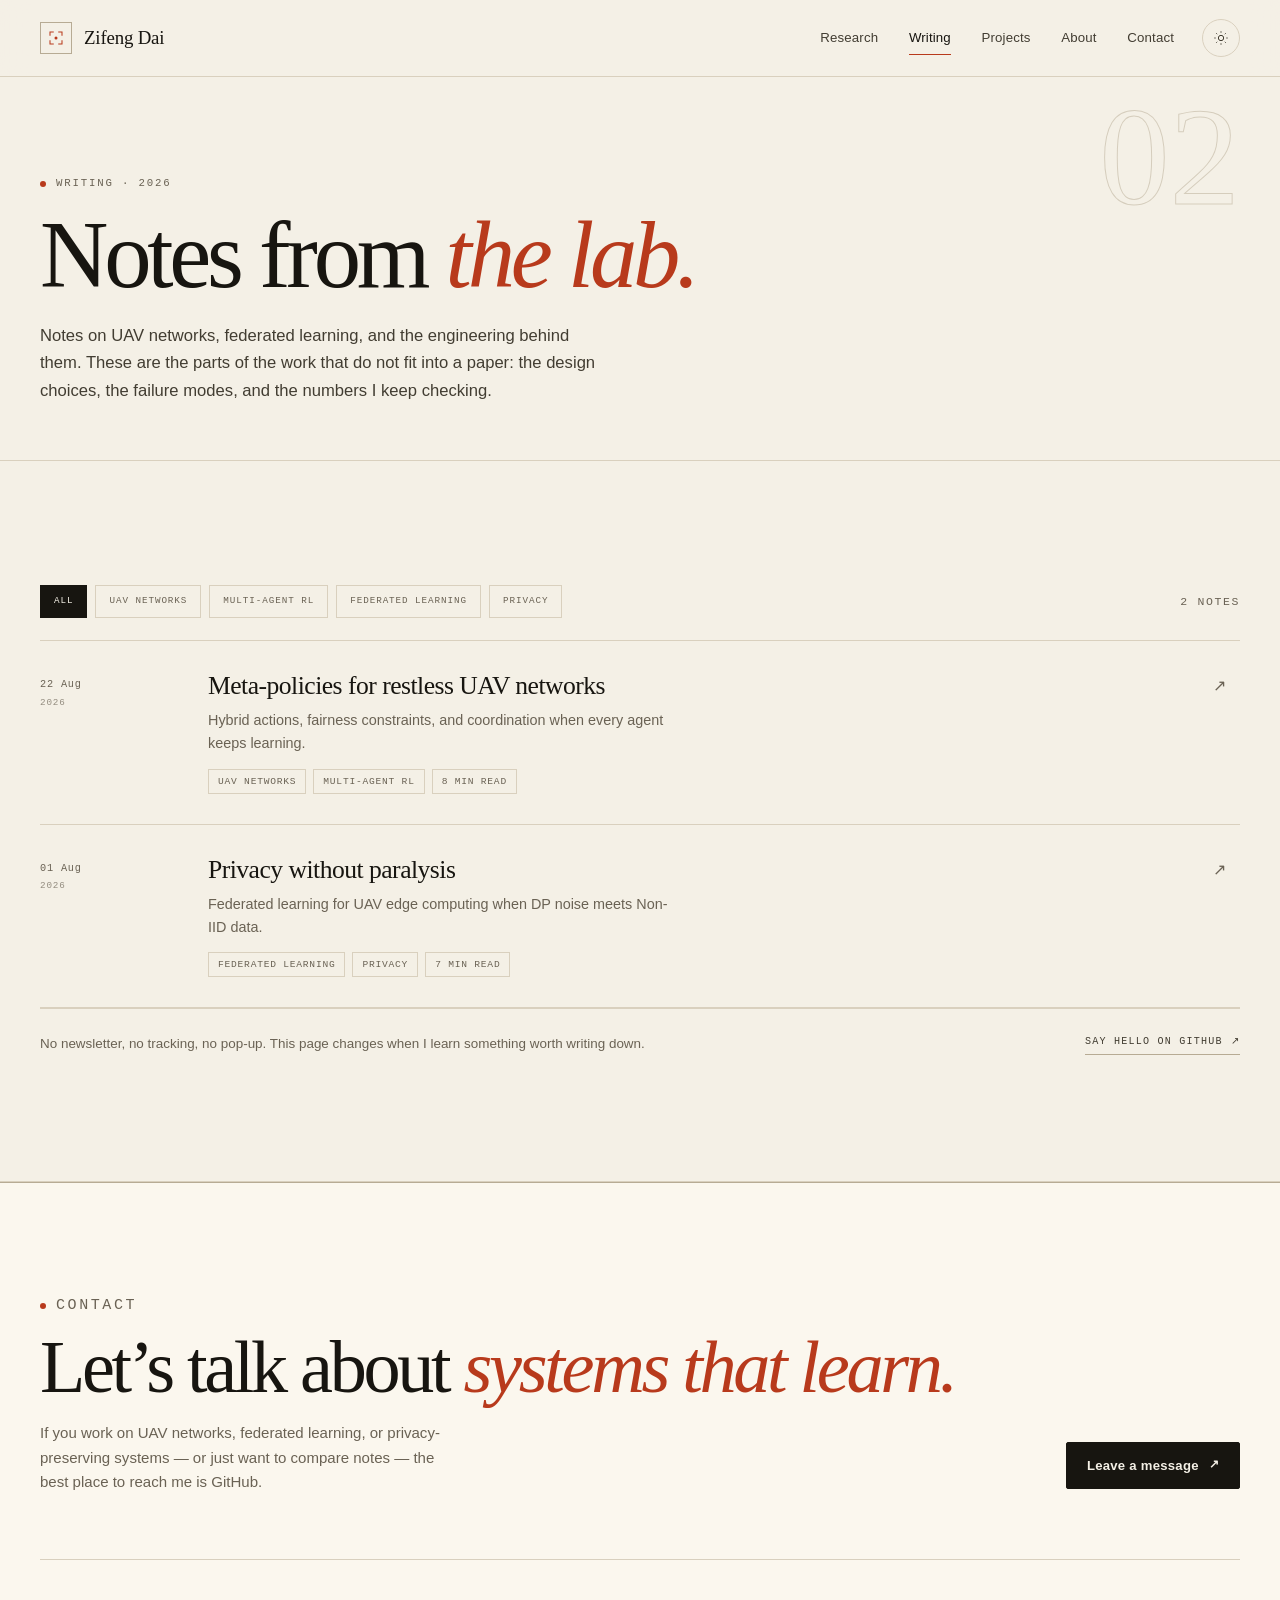
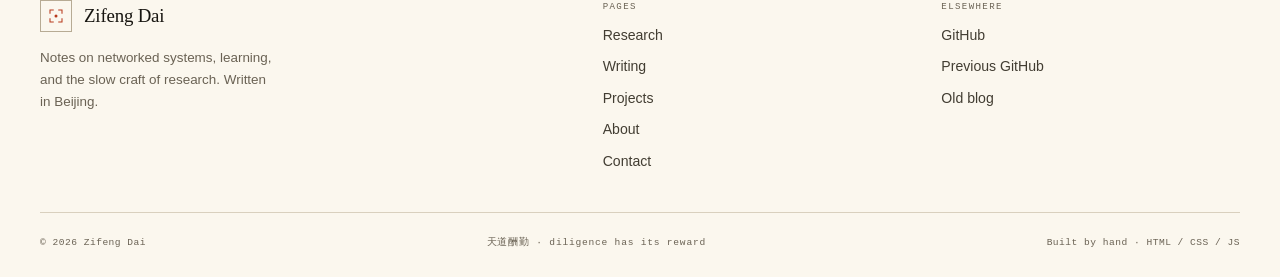
<file: blog.html>
<!doctype html>
<html lang="en" data-theme="light">
<head>
  <meta charset="utf-8">
  <meta name="viewport" content="width=device-width, initial-scale=1">
  <title>Writing — Zifeng Dai</title>
  <meta name="description" content="Notes on UAV networks, federated learning, privacy, and the engineering behind the research.">
  <meta name="author" content="Zifeng Dai">
  <meta property="og:type" content="website">
  <meta property="og:title" content="Writing — Zifeng Dai">
  <meta property="og:description" content="Notes on UAV networks, federated learning, privacy, and the research process.">
  <meta property="og:image" content="https://vectordai2000.github.io/assets/og-uav.png">
  <meta property="og:image:width" content="1200">
  <meta property="og:image:height" content="630">
  <meta property="og:image:alt" content="Zifeng Dai — UAV networks and federated learning">
  <meta name="twitter:card" content="summary_large_image">
  <meta name="theme-color" content="#f4f0e6" media="(prefers-color-scheme: light)">
  <meta name="theme-color" content="#12110e" media="(prefers-color-scheme: dark)">
  <link rel="icon" href="assets/favicon.svg" type="image/svg+xml">
  <link rel="stylesheet" href="assets/css/style.css?v=20261018">
  <script>
    (function () {
      try {
        var stored = localStorage.getItem("theme");
        var theme = stored || (window.matchMedia("(prefers-color-scheme: dark)").matches ? "dark" : "light");
        document.documentElement.setAttribute("data-theme", theme);
      } catch (error) {}
    })();
  </script>
</head>
<body>
  <a class="skip-link" href="#main">Skip to content</a>

  <header class="site-header">
    <div class="wrap header-inner">
      <a class="brand" href="index.html" aria-label="Zifeng Dai — home">
        <span class="brand-mark" aria-hidden="true">
          <svg viewBox="0 0 24 24" fill="none" stroke="currentColor" stroke-width="1.4">
            <path d="M4 9V4h5M15 4h5v5M20 15v5h-5M9 20H4v-5"/>
            <circle cx="12" cy="12" r="2" fill="currentColor" stroke="none"/>
          </svg>
        </span>
        <span class="brand-name">Zifeng Dai</span>
      </a>

      <nav class="nav" id="site-nav" aria-label="Primary">
        <a href="research.html">Research</a>
        <a href="blog.html" aria-current="page">Writing</a>
        <a href="projects.html">Projects</a>
        <a href="about.html">About</a>
        <a href="contact.html">Contact</a>
      </nav>

      <div class="header-actions">
        <button class="icon-btn theme-toggle" type="button" aria-label="Switch to dark theme" aria-pressed="false" title="Dark mode">
          <svg class="icon-sun" viewBox="0 0 24 24" fill="none" stroke="currentColor" stroke-width="1.5" aria-hidden="true">
            <circle cx="12" cy="12" r="4"/>
            <path d="M12 2v2M12 20v2M4.9 4.9l1.4 1.4M17.7 17.7l1.4 1.4M2 12h2M20 12h2M4.9 19.1l1.4-1.4M17.7 6.3l1.4-1.4"/>
          </svg>
          <svg class="icon-moon" viewBox="0 0 24 24" fill="none" stroke="currentColor" stroke-width="1.5" aria-hidden="true">
            <path d="M21 12.8A9 9 0 1 1 11.2 3a7 7 0 0 0 9.8 9.8Z"/>
          </svg>
        </button>
        <button class="icon-btn menu-toggle" type="button" aria-controls="site-nav" aria-expanded="false" aria-label="Toggle menu">
          <svg viewBox="0 0 24 24" fill="none" stroke="currentColor" stroke-width="1.5" aria-hidden="true">
            <path d="M3 7h18M3 12h18M3 17h18"/>
          </svg>
        </button>
      </div>
    </div>
  </header>

  <main id="main">
    <section class="page-head" data-index="02">
      <div class="wrap">
        <p class="eyebrow">Writing · 2026</p>
        <h1>Notes from <em>the lab.</em></h1>
        <p class="page-lede">
          Notes on UAV networks, federated learning, and the engineering behind them. These are the parts of the work that do not fit into a paper: the design choices, the failure modes, and the numbers I keep checking.
        </p>
      </div>
    </section>

    <section class="section">
      <div class="wrap">
        <div class="filter-bar" role="group" aria-label="Filter posts by topic">
          <button class="chip" type="button" data-filter="all" aria-pressed="true">All</button>
          <button class="chip" type="button" data-filter="uav" aria-pressed="false">UAV networks</button>
          <button class="chip" type="button" data-filter="multi-agent-rl" aria-pressed="false">Multi-agent RL</button>
          <button class="chip" type="button" data-filter="federated-learning" aria-pressed="false">Federated learning</button>
          <button class="chip" type="button" data-filter="privacy" aria-pressed="false">Privacy</button>
          <span class="mono muted" style="margin-left:auto; align-self:center;"><span data-count>2</span> <span data-count-label>notes</span></span>
        </div>

        <div class="post-list blog-list">
          <a class="post-row" href="posts/mapa-marl-uav-networks.html" data-tags="uav multi-agent-rl">
            <time class="post-date" datetime="2026-08-22">22 Aug<span class="year">2026</span></time>
            <div class="post-body">
              <h3>Meta-policies for restless UAV networks</h3>
              <p>Hybrid actions, fairness constraints, and coordination when every agent keeps learning.</p>
              <div class="post-tags">
                <span class="tag">UAV networks</span>
                <span class="tag">Multi-agent RL</span>
                <span class="tag">8 min read</span>
              </div>
            </div>
            <span class="post-arrow" aria-hidden="true">↗</span>
          </a>

          <a class="post-row" href="posts/pq-frl-uav-edge.html" data-tags="uav federated-learning privacy">
            <time class="post-date" datetime="2026-08-01">01 Aug<span class="year">2026</span></time>
            <div class="post-body">
              <h3>Privacy without paralysis</h3>
              <p>Federated learning for UAV edge computing when DP noise meets Non-IID data.</p>
              <div class="post-tags">
                <span class="tag">Federated learning</span>
                <span class="tag">Privacy</span>
                <span class="tag">7 min read</span>
              </div>
            </div>
            <span class="post-arrow" aria-hidden="true">↗</span>
          </a>
        </div>

        <div class="blog-note">
          <p>No newsletter, no tracking, no pop-up. This page changes when I learn something worth writing down.</p>
          <a class="section-link" href="https://github.com/vectordai2000">Say hello on GitHub <span class="arrow" aria-hidden="true">↗</span></a>
        </div>
      </div>
    </section>
  </main>

  <footer class="site-footer">
    <div class="wrap">
      <div class="footer-cta">
        <div>
          <p class="eyebrow">Contact</p>
          <h2>Let’s talk about <em>systems that learn.</em></h2>
          <p>If you work on UAV networks, federated learning, or privacy-preserving systems — or just want to compare notes — the best place to reach me is GitHub.</p>
        </div>
        <a class="btn btn--solid" href="contact.html">Leave a message <span class="arrow" aria-hidden="true">↗</span></a>
      </div>

      <div class="footer-main">
        <div class="footer-brand">
          <a class="brand" href="index.html" aria-label="Zifeng Dai — home">
            <span class="brand-mark" aria-hidden="true">
              <svg viewBox="0 0 24 24" fill="none" stroke="currentColor" stroke-width="1.4">
                <path d="M4 9V4h5M15 4h5v5M20 15v5h-5M9 20H4v-5"/>
                <circle cx="12" cy="12" r="2" fill="currentColor" stroke="none"/>
              </svg>
            </span>
            <span class="brand-name">Zifeng Dai</span>
          </a>
          <p>Notes on networked systems, learning, and the slow craft of research. Written in Beijing.</p>
        </div>

        <div class="footer-col">
          <h3>Pages</h3>
          <a href="research.html">Research</a>
          <a href="blog.html">Writing</a>
          <a href="projects.html">Projects</a>
          <a href="about.html">About</a>
          <a href="contact.html">Contact</a>
        </div>

        <div class="footer-col">
          <h3>Elsewhere</h3>
          <a href="https://github.com/vectordai2000">GitHub</a>
          <a href="https://github.com/hkhldzf">Previous GitHub</a>
          <a href="https://hkhldzf.github.io/">Old blog</a>
        </div>
      </div>

      <div class="footer-bottom">
        <span>© <span data-year>2026</span> Zifeng Dai</span>
        <span class="motto" lang="zh-Hans">天道酬勤 · diligence has its reward</span>
        <span>Built by hand · HTML / CSS / JS</span>
      </div>
    </div>
  </footer>

  <script src="assets/js/main.js?v=20261018"></script>
</body>
</html>
</file>
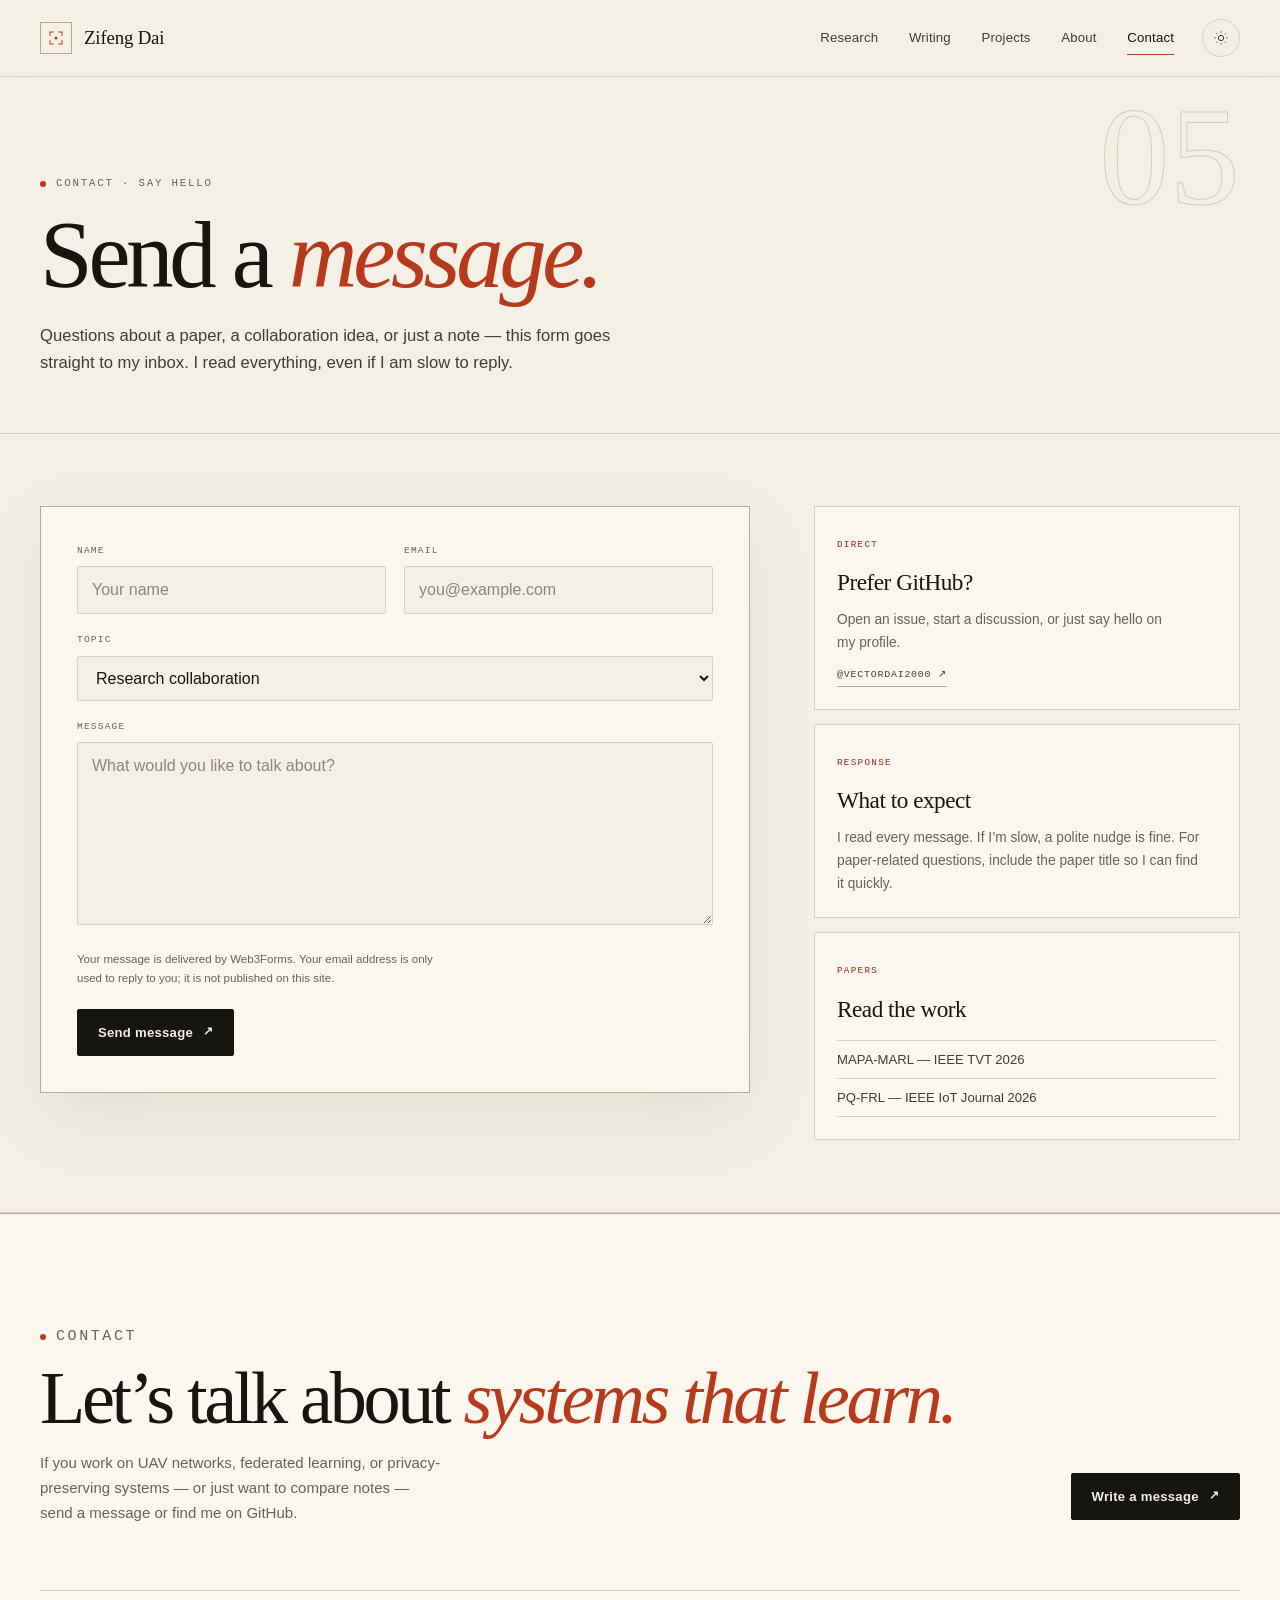
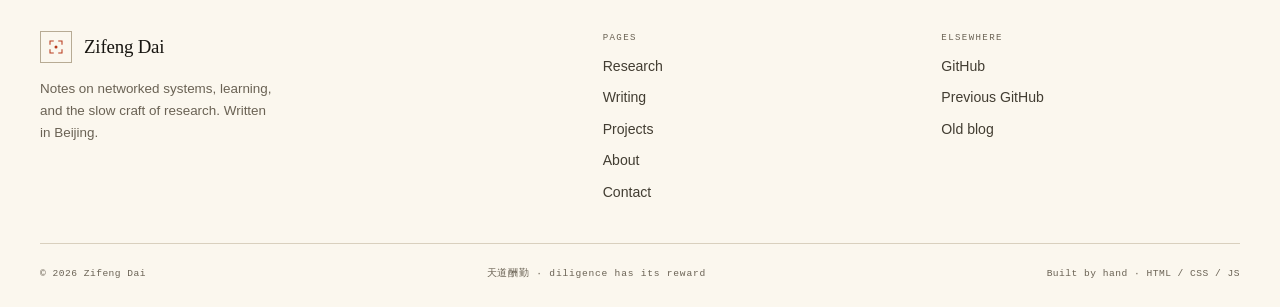
<file: contact.html>
<!doctype html>
<html lang="en" data-theme="light">
<head>
  <meta charset="utf-8">
  <meta name="viewport" content="width=device-width, initial-scale=1">
  <title>Contact — Zifeng Dai</title>
  <meta name="description" content="Send a message to Zifeng Dai about research, a paper, collaboration, or anything else.">
  <meta name="author" content="Zifeng Dai">
  <meta property="og:type" content="website">
  <meta property="og:title" content="Contact — Zifeng Dai">
  <meta property="og:description" content="Send a message about research, a paper, or a collaboration idea.">
  <meta property="og:image" content="https://vectordai2000.github.io/assets/og-uav.png">
  <meta property="og:image:width" content="1200">
  <meta property="og:image:height" content="630">
  <meta property="og:image:alt" content="Zifeng Dai — UAV networks and federated learning">
  <meta name="twitter:card" content="summary_large_image">
  <meta name="theme-color" content="#f4f0e6" media="(prefers-color-scheme: light)">
  <meta name="theme-color" content="#12110e" media="(prefers-color-scheme: dark)">
  <link rel="icon" href="assets/favicon.svg" type="image/svg+xml">
  <link rel="stylesheet" href="assets/css/style.css?v=20261018">
  <script>
    (function () {
      try {
        var stored = localStorage.getItem("theme");
        var theme = stored || (window.matchMedia("(prefers-color-scheme: dark)").matches ? "dark" : "light");
        document.documentElement.setAttribute("data-theme", theme);
      } catch (error) {}
    })();
  </script>
</head>
<body>
  <a class="skip-link" href="#main">Skip to content</a>

  <header class="site-header">
    <div class="wrap header-inner">
      <a class="brand" href="index.html" aria-label="Zifeng Dai — home">
        <span class="brand-mark" aria-hidden="true">
          <svg viewBox="0 0 24 24" fill="none" stroke="currentColor" stroke-width="1.4">
            <path d="M4 9V4h5M15 4h5v5M20 15v5h-5M9 20H4v-5"/>
            <circle cx="12" cy="12" r="2" fill="currentColor" stroke="none"/>
          </svg>
        </span>
        <span class="brand-name">Zifeng Dai</span>
      </a>

      <nav class="nav" id="site-nav" aria-label="Primary">
        <a href="research.html">Research</a>
        <a href="blog.html">Writing</a>
        <a href="projects.html">Projects</a>
        <a href="about.html">About</a>
        <a href="contact.html" aria-current="page">Contact</a>
      </nav>

      <div class="header-actions">
        <button class="icon-btn theme-toggle" type="button" aria-label="Switch to dark theme" aria-pressed="false" title="Dark mode">
          <svg class="icon-sun" viewBox="0 0 24 24" fill="none" stroke="currentColor" stroke-width="1.5" aria-hidden="true">
            <circle cx="12" cy="12" r="4"/>
            <path d="M12 2v2M12 20v2M4.9 4.9l1.4 1.4M17.7 17.7l1.4 1.4M2 12h2M20 12h2M4.9 19.1l1.4-1.4M17.7 6.3l1.4-1.4"/>
          </svg>
          <svg class="icon-moon" viewBox="0 0 24 24" fill="none" stroke="currentColor" stroke-width="1.5" aria-hidden="true">
            <path d="M21 12.8A9 9 0 1 1 11.2 3a7 7 0 0 0 9.8 9.8Z"/>
          </svg>
        </button>
        <button class="icon-btn menu-toggle" type="button" aria-controls="site-nav" aria-expanded="false" aria-label="Toggle menu">
          <svg viewBox="0 0 24 24" fill="none" stroke="currentColor" stroke-width="1.5" aria-hidden="true">
            <path d="M3 7h18M3 12h18M3 17h18"/>
          </svg>
        </button>
      </div>
    </div>
  </header>

  <main id="main">
    <section class="page-head" data-index="05">
      <div class="wrap">
        <p class="eyebrow">Contact · Say hello</p>
        <h1>Send a <em>message.</em></h1>
        <p class="page-lede">
          Questions about a paper, a collaboration idea, or just a note — this form goes straight to my inbox. I read everything, even if I am slow to reply.
        </p>
      </div>
    </section>

    <section class="contact-section">
      <div class="wrap contact-grid">
        <div class="contact-form-wrap">
          <form id="contact-form" class="contact-form" action="https://api.web3forms.com/submit" method="POST">
            <!-- Web3Forms access key. This is a public form key, not a password. -->
            <input type="hidden" name="access_key" value="0d7a23dc-1399-47d8-9181-6d9610b4c271">
            <input type="hidden" name="subject" value="New message from vectordai2000.github.io">
            <input type="hidden" name="from_name" value="Zifeng Dai — personal site">
            <input type="checkbox" name="botcheck" style="display:none" tabindex="-1" autocomplete="off">

            <div class="field-row">
              <div class="field">
                <label for="contact-name">Name</label>
                <input id="contact-name" name="name" type="text" autocomplete="name" placeholder="Your name" required>
              </div>
              <div class="field">
                <label for="contact-email">Email</label>
                <input id="contact-email" name="email" type="email" autocomplete="email" placeholder="you@example.com" required>
              </div>
            </div>

            <div class="field">
              <label for="contact-topic">Topic</label>
              <select id="contact-topic" name="topic">
                <option value="Research collaboration">Research collaboration</option>
                <option value="Question about a paper">Question about a paper</option>
                <option value="Speaking or reviewing">Speaking or reviewing</option>
                <option value="Just saying hello">Just saying hello</option>
                <option value="Other">Other</option>
              </select>
            </div>

            <div class="field">
              <label for="contact-message">Message</label>
              <textarea id="contact-message" name="message" rows="7" placeholder="What would you like to talk about?" required></textarea>
            </div>

            <p class="form-privacy">
              Your message is delivered by Web3Forms. Your email address is only used to reply to you; it is not published on this site.
            </p>

            <div class="form-actions">
              <button class="btn btn--solid" type="submit">
                <span data-submit-label>Send message</span>
                <span class="arrow" aria-hidden="true">↗</span>
              </button>
              <span class="form-status" data-form-status role="status" aria-live="polite"></span>
            </div>
          </form>

          <div class="form-success" id="form-success" tabindex="-1" hidden>
            <p class="mono">Message sent</p>
            <h2>Thank you.</h2>
            <p>I’ll get back to you at the email you provided. If it’s urgent, GitHub is the fastest way to reach me.</p>
            <button class="btn btn--ghost" type="button" data-reset-form>Send another message</button>
          </div>
        </div>

        <aside class="contact-aside">
          <div class="contact-card">
            <span class="mono">Direct</span>
            <h2>Prefer GitHub?</h2>
            <p>Open an issue, start a discussion, or just say hello on my profile.</p>
            <a href="https://github.com/vectordai2000">@vectordai2000 ↗</a>
          </div>

          <div class="contact-card">
            <span class="mono">Response</span>
            <h2>What to expect</h2>
            <p>I read every message. If I’m slow, a polite nudge is fine. For paper-related questions, include the paper title so I can find it quickly.</p>
          </div>

          <div class="contact-card">
            <span class="mono">Papers</span>
            <h2>Read the work</h2>
            <div class="contact-papers">
              <a href="https://doi.org/10.1109/TVT.2026.3700721">MAPA-MARL — IEEE TVT 2026</a>
              <a href="https://doi.org/10.1109/JIOT.2026.3695149">PQ-FRL — IEEE IoT Journal 2026</a>
            </div>
          </div>
        </aside>
      </div>
    </section>
  </main>

  <footer class="site-footer">
    <div class="wrap">
      <div class="footer-cta">
        <div>
          <p class="eyebrow">Contact</p>
          <h2>Let’s talk about <em>systems that learn.</em></h2>
          <p>If you work on UAV networks, federated learning, or privacy-preserving systems — or just want to compare notes — send a message or find me on GitHub.</p>
        </div>
        <a class="btn btn--solid" href="#contact-form">Write a message <span class="arrow" aria-hidden="true">↗</span></a>
      </div>

      <div class="footer-main">
        <div class="footer-brand">
          <a class="brand" href="index.html" aria-label="Zifeng Dai — home">
            <span class="brand-mark" aria-hidden="true">
              <svg viewBox="0 0 24 24" fill="none" stroke="currentColor" stroke-width="1.4">
                <path d="M4 9V4h5M15 4h5v5M20 15v5h-5M9 20H4v-5"/>
                <circle cx="12" cy="12" r="2" fill="currentColor" stroke="none"/>
              </svg>
            </span>
            <span class="brand-name">Zifeng Dai</span>
          </a>
          <p>Notes on networked systems, learning, and the slow craft of research. Written in Beijing.</p>
        </div>

        <div class="footer-col">
          <h3>Pages</h3>
          <a href="research.html">Research</a>
          <a href="blog.html">Writing</a>
          <a href="projects.html">Projects</a>
          <a href="about.html">About</a>
          <a href="contact.html">Contact</a>
        </div>

        <div class="footer-col">
          <h3>Elsewhere</h3>
          <a href="https://github.com/vectordai2000">GitHub</a>
          <a href="https://github.com/hkhldzf">Previous GitHub</a>
          <a href="https://hkhldzf.github.io/">Old blog</a>
        </div>
      </div>

      <div class="footer-bottom">
        <span>© <span data-year>2026</span> Zifeng Dai</span>
        <span class="motto" lang="zh-Hans">天道酬勤 · diligence has its reward</span>
        <span>Built by hand · HTML / CSS / JS</span>
      </div>
    </div>
  </footer>

  <script src="assets/js/main.js?v=20261018"></script>
  <script src="assets/js/contact.js?v=20261018"></script>
</body>
</html>
</file>
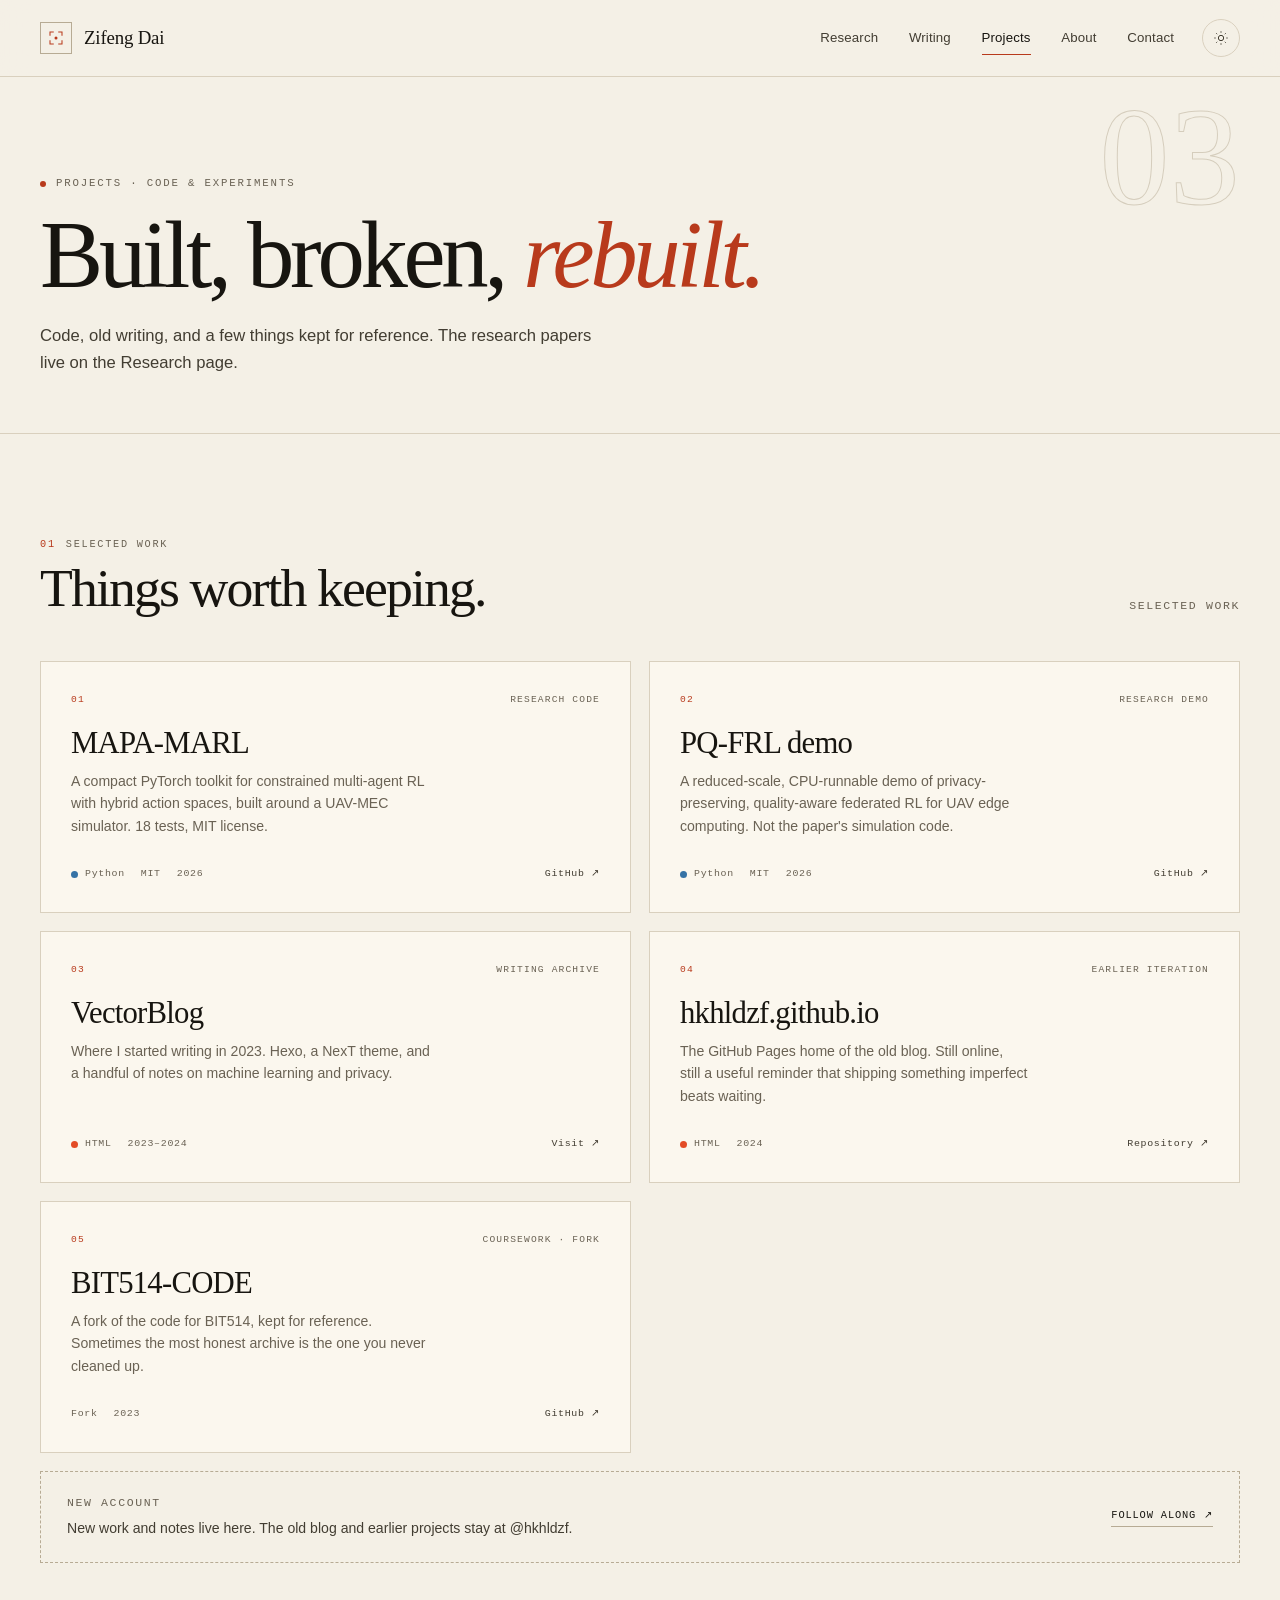
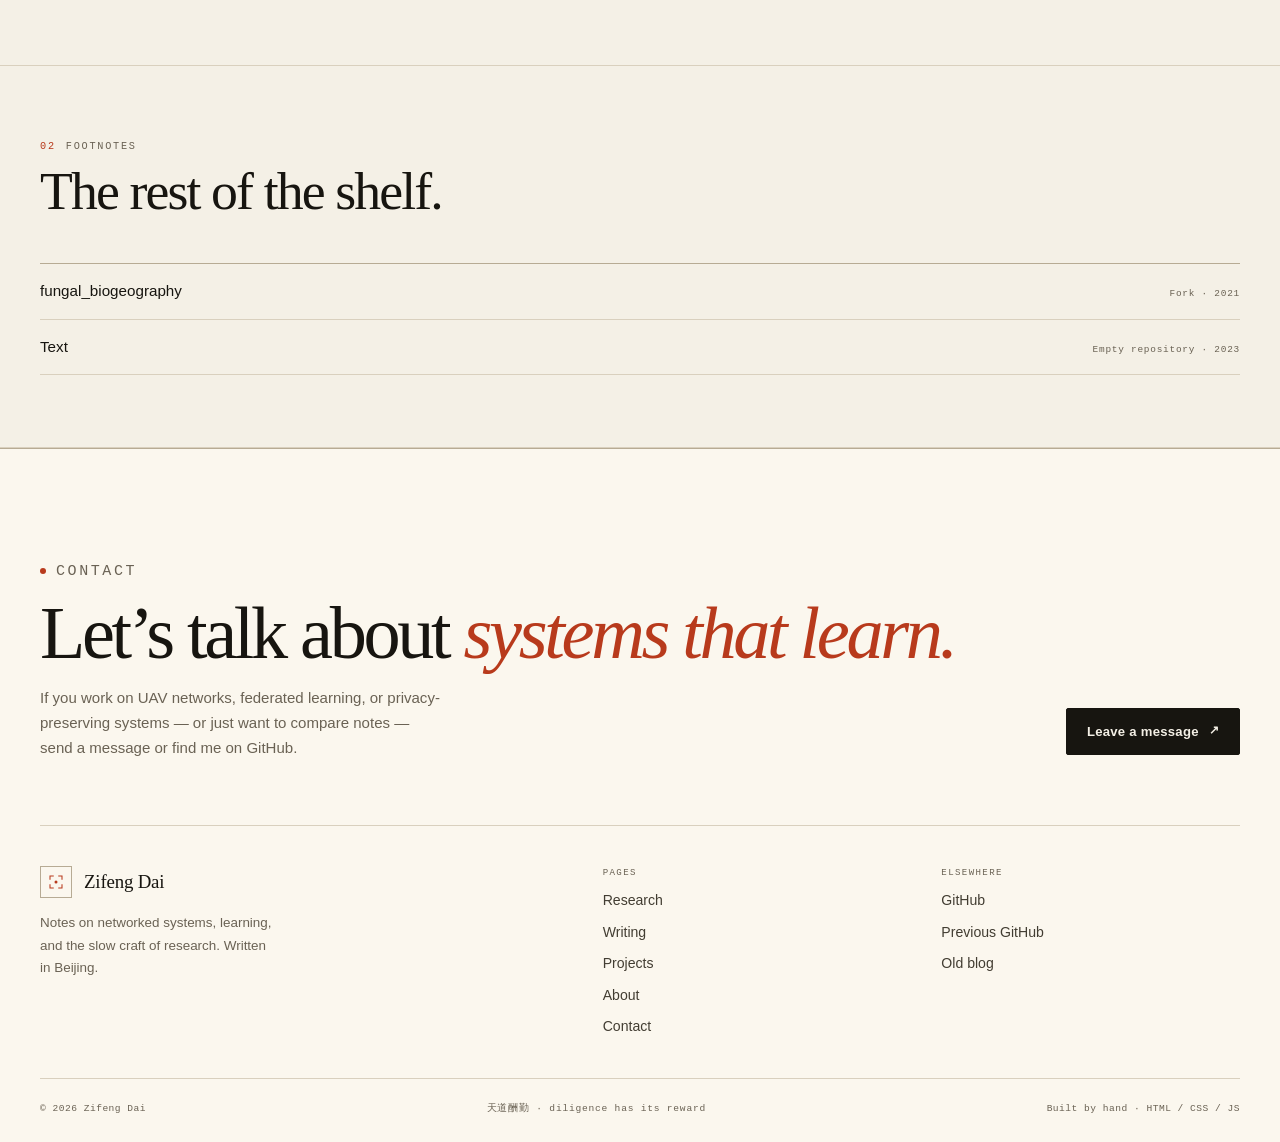
<file: projects.html>
<!doctype html>
<html lang="en" data-theme="light">
<head>
  <meta charset="utf-8">
  <meta name="viewport" content="width=device-width, initial-scale=1">
  <title>Projects — Zifeng Dai</title>
  <meta name="description" content="Personal site, writing archive, and experiments by Zifeng Dai.">
  <meta name="author" content="Zifeng Dai">
  <meta property="og:type" content="website">
  <meta property="og:title" content="Projects — Zifeng Dai">
  <meta property="og:description" content="Personal site, writing archive, and experiments.">
  <meta property="og:image" content="https://vectordai2000.github.io/assets/og-uav.png">
  <meta property="og:image:width" content="1200">
  <meta property="og:image:height" content="630">
  <meta property="og:image:alt" content="Zifeng Dai — UAV networks and federated learning">
  <meta name="twitter:card" content="summary_large_image">
  <meta name="theme-color" content="#f4f0e6" media="(prefers-color-scheme: light)">
  <meta name="theme-color" content="#12110e" media="(prefers-color-scheme: dark)">
  <link rel="icon" href="assets/favicon.svg" type="image/svg+xml">
  <link rel="stylesheet" href="assets/css/style.css?v=20261018">
  <script>
    (function () {
      try {
        var stored = localStorage.getItem("theme");
        var theme = stored || (window.matchMedia("(prefers-color-scheme: dark)").matches ? "dark" : "light");
        document.documentElement.setAttribute("data-theme", theme);
      } catch (error) {}
    })();
  </script>
</head>
<body>
  <a class="skip-link" href="#main">Skip to content</a>

  <header class="site-header">
    <div class="wrap header-inner">
      <a class="brand" href="index.html" aria-label="Zifeng Dai — home">
        <span class="brand-mark" aria-hidden="true">
          <svg viewBox="0 0 24 24" fill="none" stroke="currentColor" stroke-width="1.4">
            <path d="M4 9V4h5M15 4h5v5M20 15v5h-5M9 20H4v-5"/>
            <circle cx="12" cy="12" r="2" fill="currentColor" stroke="none"/>
          </svg>
        </span>
        <span class="brand-name">Zifeng Dai</span>
      </a>

      <nav class="nav" id="site-nav" aria-label="Primary">
        <a href="research.html">Research</a>
        <a href="blog.html">Writing</a>
        <a href="projects.html" aria-current="page">Projects</a>
        <a href="about.html">About</a>
        <a href="contact.html">Contact</a>
      </nav>

      <div class="header-actions">
        <button class="icon-btn theme-toggle" type="button" aria-label="Switch to dark theme" aria-pressed="false" title="Dark mode">
          <svg class="icon-sun" viewBox="0 0 24 24" fill="none" stroke="currentColor" stroke-width="1.5" aria-hidden="true">
            <circle cx="12" cy="12" r="4"/>
            <path d="M12 2v2M12 20v2M4.9 4.9l1.4 1.4M17.7 17.7l1.4 1.4M2 12h2M20 12h2M4.9 19.1l1.4-1.4M17.7 6.3l1.4-1.4"/>
          </svg>
          <svg class="icon-moon" viewBox="0 0 24 24" fill="none" stroke="currentColor" stroke-width="1.5" aria-hidden="true">
            <path d="M21 12.8A9 9 0 1 1 11.2 3a7 7 0 0 0 9.8 9.8Z"/>
          </svg>
        </button>
        <button class="icon-btn menu-toggle" type="button" aria-controls="site-nav" aria-expanded="false" aria-label="Toggle menu">
          <svg viewBox="0 0 24 24" fill="none" stroke="currentColor" stroke-width="1.5" aria-hidden="true">
            <path d="M3 7h18M3 12h18M3 17h18"/>
          </svg>
        </button>
      </div>
    </div>
  </header>

  <main id="main">
    <section class="page-head" data-index="03">
      <div class="wrap">
        <p class="eyebrow">Projects · Code &amp; experiments</p>
        <h1>Built, broken, <em>rebuilt.</em></h1>
        <p class="page-lede">
          Code, old writing, and a few things kept for reference. The research papers live on the Research page.
        </p>
      </div>
    </section>

    <section class="section">
      <div class="wrap">
        <div class="section-head">
          <div>
            <p class="section-label"><b>01</b> Selected work</p>
            <h2 class="section-title">Things worth keeping.</h2>
          </div>
          <span class="mono muted">Selected work</span>
        </div>

        <div class="project-grid">
          <article class="project-card">
            <div class="project-top">
              <span class="project-index">01</span>
              <span>Research code</span>
            </div>
            <h3><a href="https://github.com/vectordai2000/MAPA-MARL">MAPA-MARL</a></h3>
            <p>A compact PyTorch toolkit for constrained multi-agent RL with hybrid action spaces, built around a UAV-MEC simulator. 18 tests, MIT license.</p>
            <div class="project-meta">
              <span class="lang" style="--lang-color:#3572A5;">Python</span>
              <span>MIT</span>
              <span>2026</span>
              <span class="ext">GitHub <span aria-hidden="true">↗</span></span>
            </div>
          </article>

          <article class="project-card">
            <div class="project-top">
              <span class="project-index">02</span>
              <span>Research demo</span>
            </div>
            <h3><a href="https://github.com/vectordai2000/pq-frl-demo">PQ-FRL demo</a></h3>
            <p>A reduced-scale, CPU-runnable demo of privacy-preserving, quality-aware federated RL for UAV edge computing. Not the paper's simulation code.</p>
            <div class="project-meta">
              <span class="lang" style="--lang-color:#3572A5;">Python</span>
              <span>MIT</span>
              <span>2026</span>
              <span class="ext">GitHub <span aria-hidden="true">↗</span></span>
            </div>
          </article>

          <article class="project-card">
            <div class="project-top">
              <span class="project-index">03</span>
              <span>Writing archive</span>
            </div>
            <h3><a href="https://hkhldzf.github.io/">VectorBlog</a></h3>
            <p>Where I started writing in 2023. Hexo, a NexT theme, and a handful of notes on machine learning and privacy.</p>
            <div class="project-meta">
              <span class="lang" style="--lang-color:#e34c26;">HTML</span>
              <span>2023–2024</span>
              <span class="ext">Visit <span aria-hidden="true">↗</span></span>
            </div>
          </article>

          <article class="project-card">
            <div class="project-top">
              <span class="project-index">04</span>
              <span>Earlier iteration</span>
            </div>
            <h3><a href="https://github.com/hkhldzf/hkhldzf.github.io">hkhldzf.github.io</a></h3>
            <p>The GitHub Pages home of the old blog. Still online, still a useful reminder that shipping something imperfect beats waiting.</p>
            <div class="project-meta">
              <span class="lang" style="--lang-color:#e34c26;">HTML</span>
              <span>2024</span>
              <span class="ext">Repository <span aria-hidden="true">↗</span></span>
            </div>
          </article>

          <article class="project-card">
            <div class="project-top">
              <span class="project-index">05</span>
              <span>Coursework · fork</span>
            </div>
            <h3><a href="https://github.com/hkhldzf/BIT514-CODE">BIT514-CODE</a></h3>
            <p>A fork of the code for BIT514, kept for reference. Sometimes the most honest archive is the one you never cleaned up.</p>
            <div class="project-meta">
              <span>Fork</span>
              <span>2023</span>
              <span class="ext">GitHub <span aria-hidden="true">↗</span></span>
            </div>
          </article>
        </div>

        <div class="github-strip">
          <div>
            <span class="mono">New account</span>
            <p>New work and notes live here. The old blog and earlier projects stay at @hkhldzf.</p>
          </div>
          <a href="https://github.com/vectordai2000">Follow along <span aria-hidden="true">↗</span></a>
        </div>
      </div>
    </section>

    <section class="section section--tight">
      <div class="wrap">
        <div class="section-head">
          <div>
            <p class="section-label"><b>02</b> Footnotes</p>
            <h2 class="section-title">The rest of the shelf.</h2>
          </div>
        </div>

        <div class="link-list">
          <div class="link-row">
            <a href="https://github.com/hkhldzf/fungal_biogeography">fungal_biogeography</a>
            <span>Fork · 2021</span>
          </div>
          <div class="link-row">
            <a href="https://github.com/hkhldzf/Text">Text</a>
            <span>Empty repository · 2023</span>
          </div>
        </div>
      </div>
    </section>
  </main>

  <footer class="site-footer">
    <div class="wrap">
      <div class="footer-cta">
        <div>
          <p class="eyebrow">Contact</p>
          <h2>Let’s talk about <em>systems that learn.</em></h2>
          <p>If you work on UAV networks, federated learning, or privacy-preserving systems — or just want to compare notes — send a message or find me on GitHub.</p>
        </div>
        <a class="btn btn--solid" href="contact.html">Leave a message <span class="arrow" aria-hidden="true">↗</span></a>
      </div>

      <div class="footer-main">
        <div class="footer-brand">
          <a class="brand" href="index.html" aria-label="Zifeng Dai — home">
            <span class="brand-mark" aria-hidden="true">
              <svg viewBox="0 0 24 24" fill="none" stroke="currentColor" stroke-width="1.4">
                <path d="M4 9V4h5M15 4h5v5M20 15v5h-5M9 20H4v-5"/>
                <circle cx="12" cy="12" r="2" fill="currentColor" stroke="none"/>
              </svg>
            </span>
            <span class="brand-name">Zifeng Dai</span>
          </a>
          <p>Notes on networked systems, learning, and the slow craft of research. Written in Beijing.</p>
        </div>

        <div class="footer-col">
          <h3>Pages</h3>
          <a href="research.html">Research</a>
          <a href="blog.html">Writing</a>
          <a href="projects.html">Projects</a>
          <a href="about.html">About</a>
          <a href="contact.html">Contact</a>
        </div>

        <div class="footer-col">
          <h3>Elsewhere</h3>
          <a href="https://github.com/vectordai2000">GitHub</a>
          <a href="https://github.com/hkhldzf">Previous GitHub</a>
          <a href="https://hkhldzf.github.io/">Old blog</a>
        </div>
      </div>

      <div class="footer-bottom">
        <span>© <span data-year>2026</span> Zifeng Dai</span>
        <span class="motto" lang="zh-Hans">天道酬勤 · diligence has its reward</span>
        <span>Built by hand · HTML / CSS / JS</span>
      </div>
    </div>
  </footer>

  <script src="assets/js/main.js?v=20261018"></script>
</body>
</html>
</file>
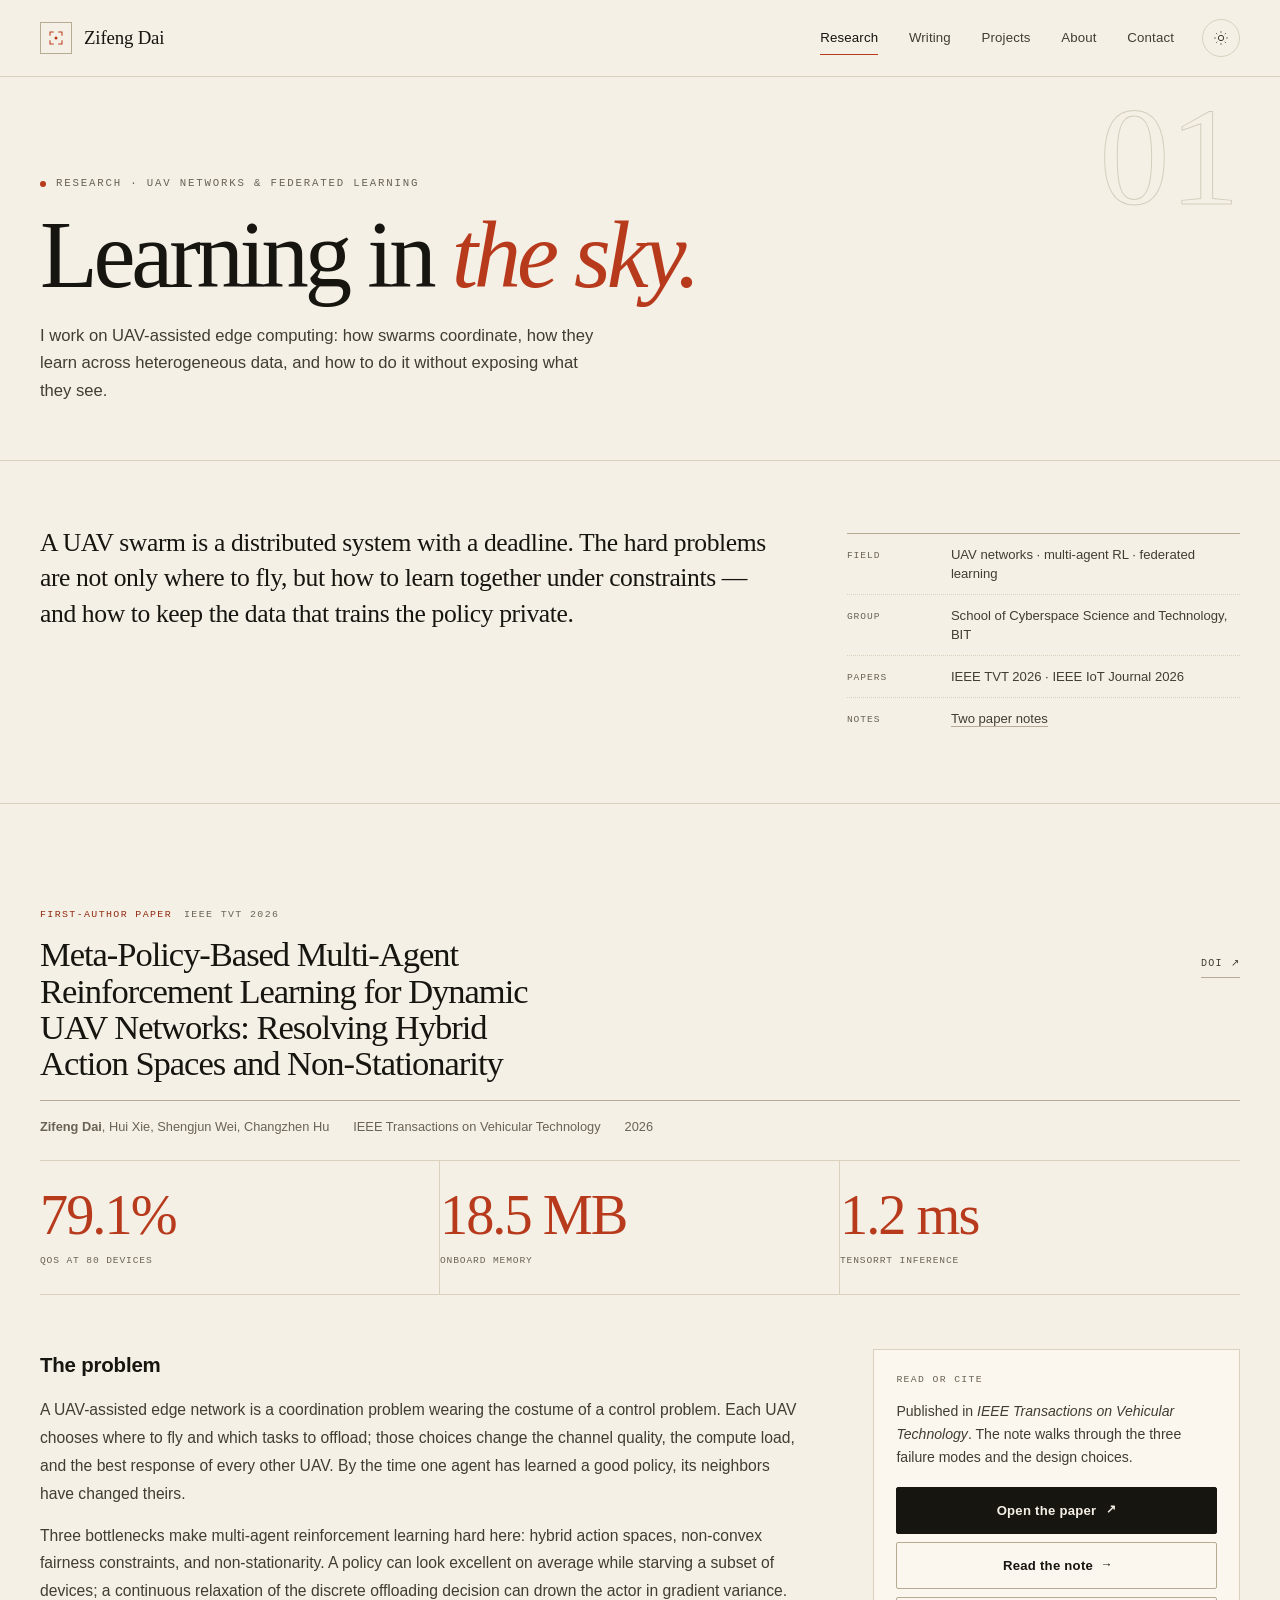
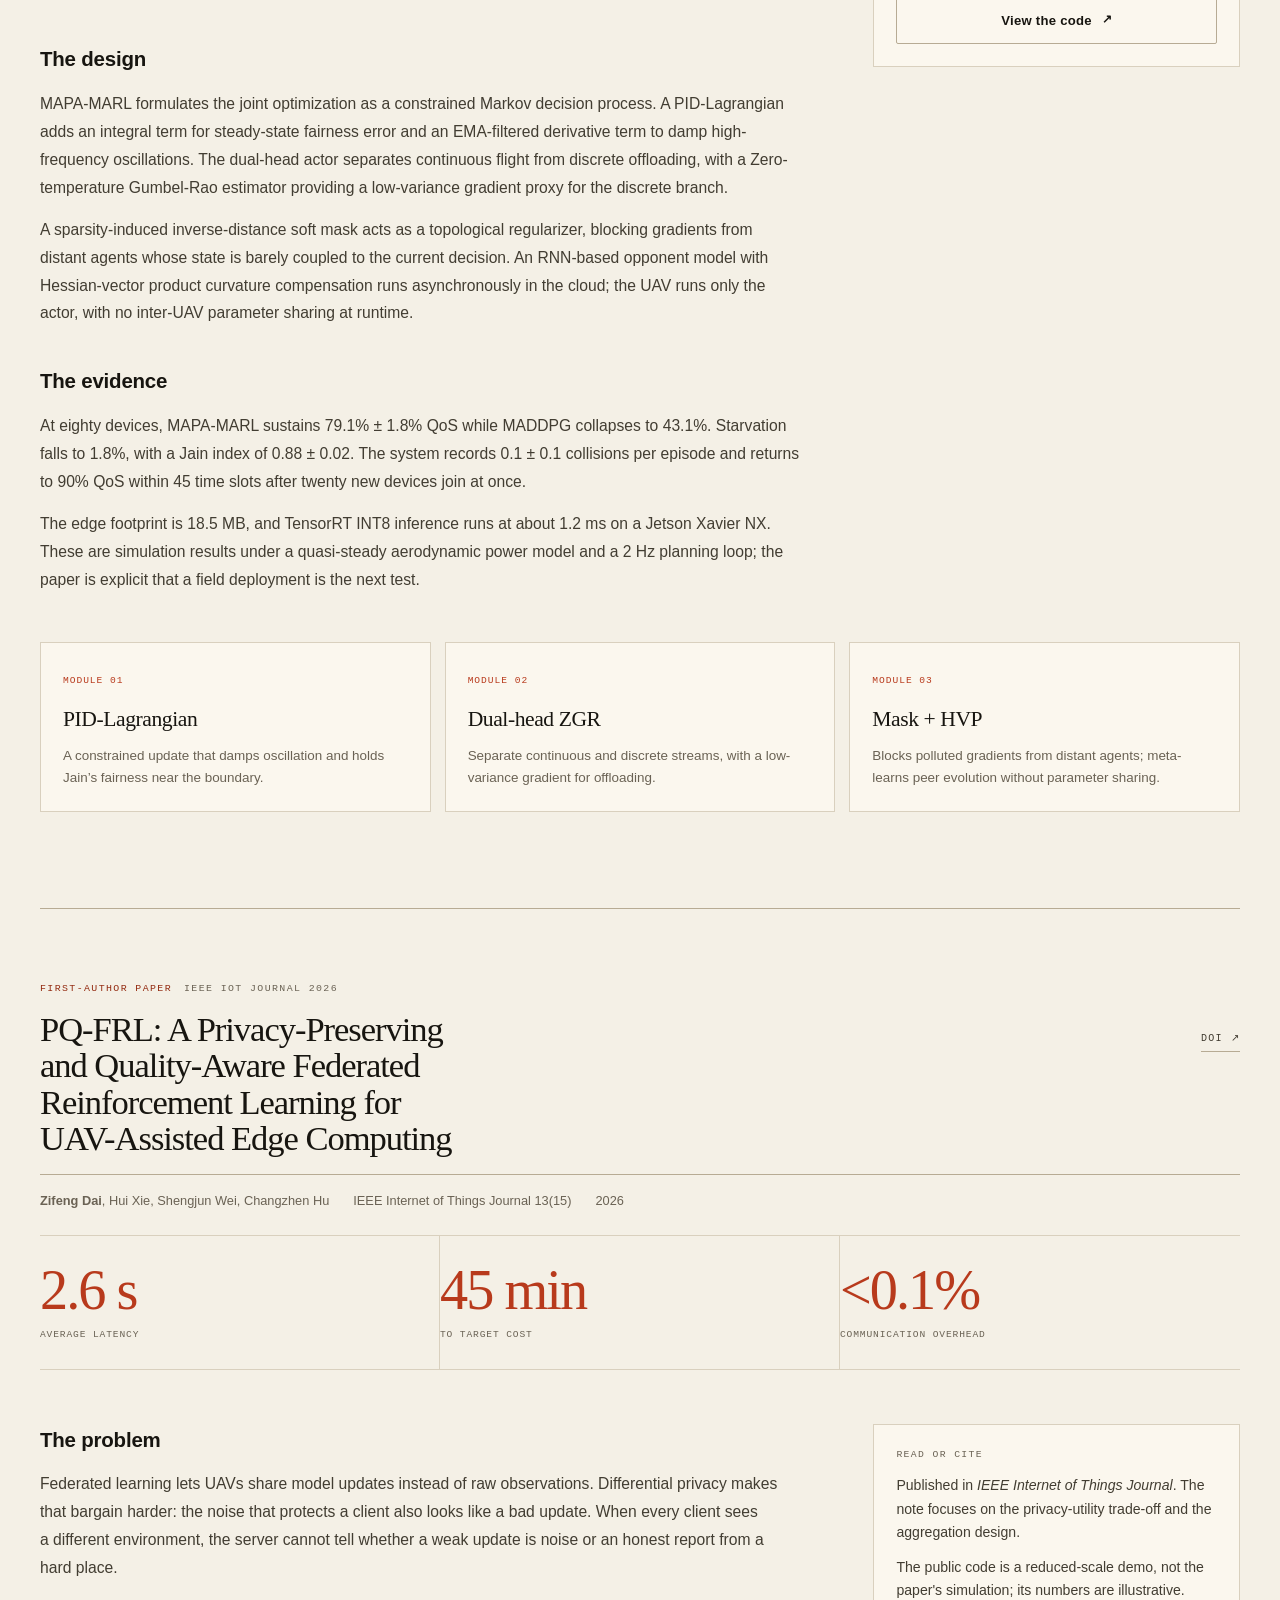
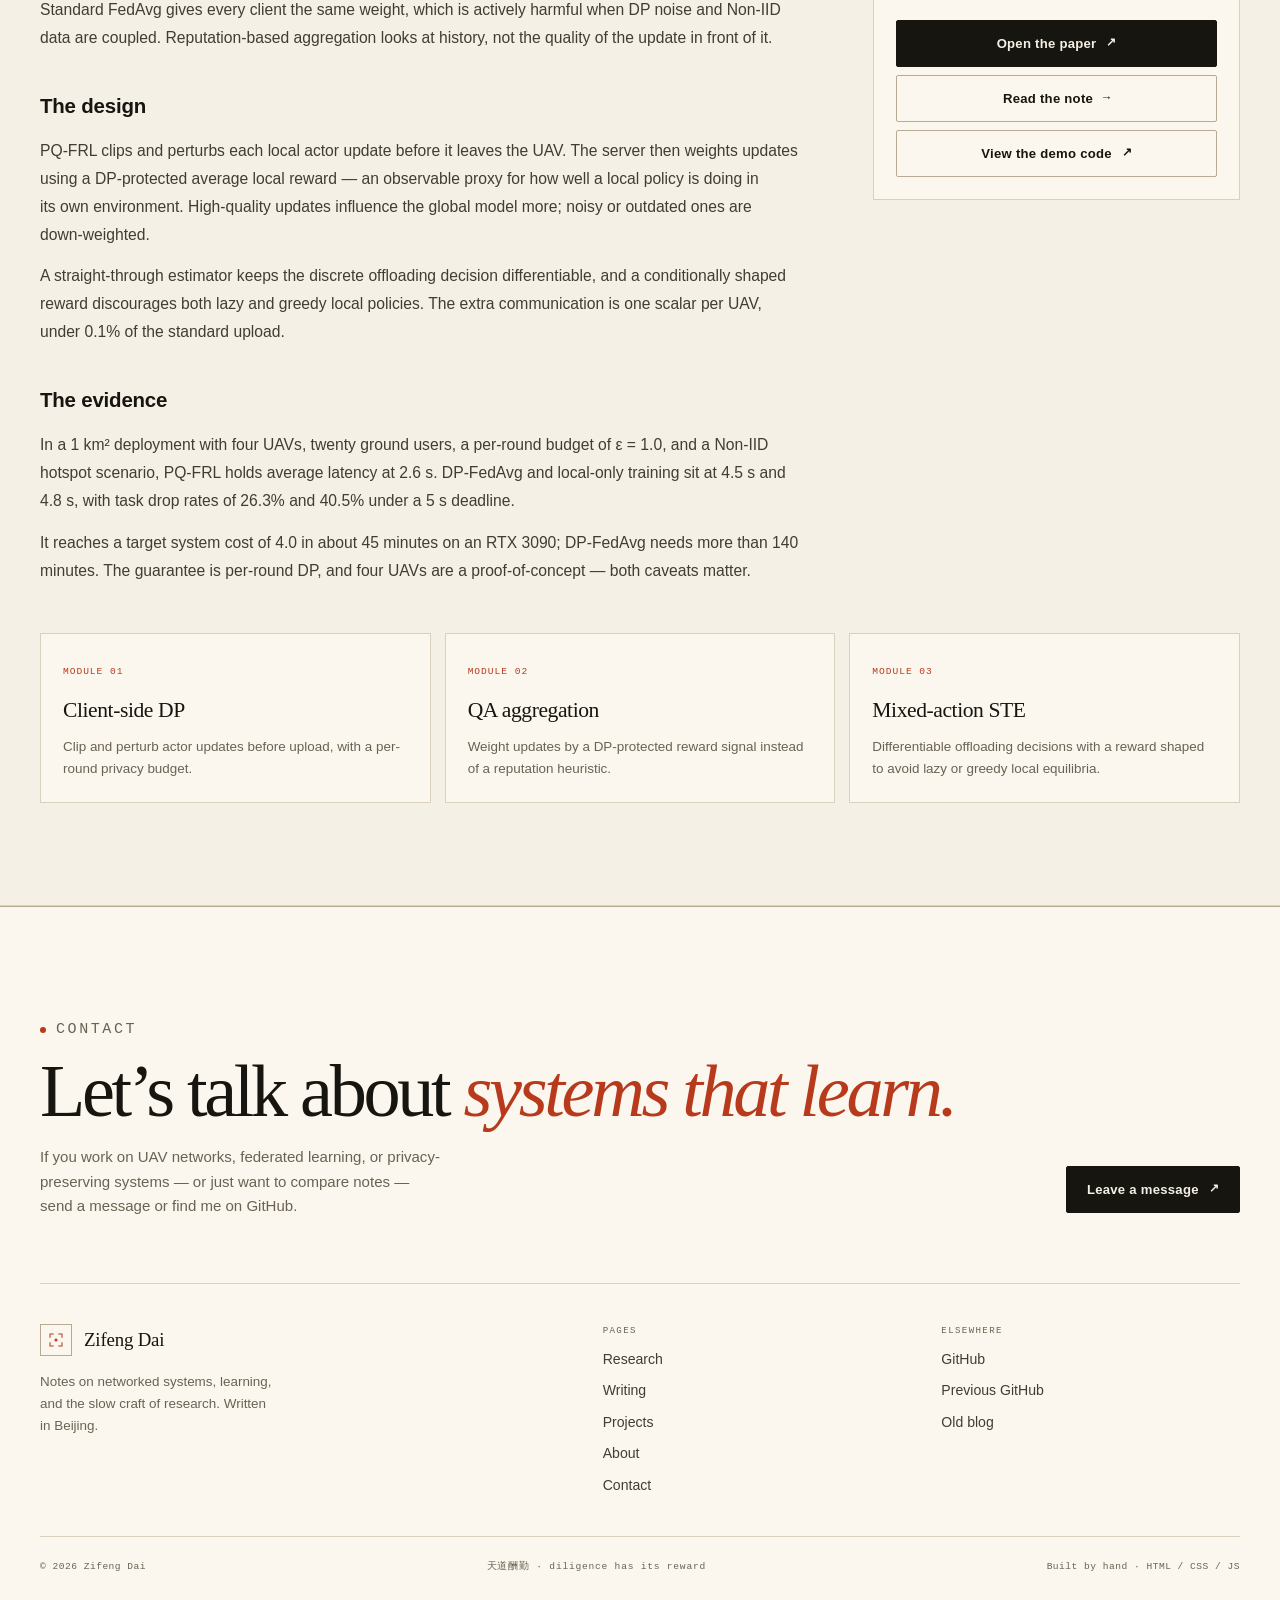
<file: research.html>
<!doctype html>
<html lang="en" data-theme="light">
<head>
  <meta charset="utf-8">
  <meta name="viewport" content="width=device-width, initial-scale=1">
  <title>Research — Zifeng Dai</title>
  <meta name="description" content="Research on UAV networks, multi-agent reinforcement learning, and privacy-preserving federated learning.">
  <meta name="author" content="Zifeng Dai">
  <meta property="og:type" content="website">
  <meta property="og:title" content="Research — Zifeng Dai">
  <meta property="og:description" content="UAV networks, multi-agent RL, and privacy-preserving federated learning.">
  <meta property="og:image" content="https://vectordai2000.github.io/assets/og-uav.png">
  <meta property="og:image:width" content="1200">
  <meta property="og:image:height" content="630">
  <meta property="og:image:alt" content="Zifeng Dai — UAV networks and federated learning">
  <meta name="twitter:card" content="summary_large_image">
  <meta name="theme-color" content="#f4f0e6" media="(prefers-color-scheme: light)">
  <meta name="theme-color" content="#12110e" media="(prefers-color-scheme: dark)">
  <link rel="icon" href="assets/favicon.svg" type="image/svg+xml">
  <link rel="stylesheet" href="assets/css/style.css?v=20261018">
  <script>
    (function () {
      try {
        var stored = localStorage.getItem("theme");
        var theme = stored || (window.matchMedia("(prefers-color-scheme: dark)").matches ? "dark" : "light");
        document.documentElement.setAttribute("data-theme", theme);
      } catch (error) {}
    })();
  </script>
</head>
<body>
  <a class="skip-link" href="#main">Skip to content</a>

  <header class="site-header">
    <div class="wrap header-inner">
      <a class="brand" href="index.html" aria-label="Zifeng Dai — home">
        <span class="brand-mark" aria-hidden="true">
          <svg viewBox="0 0 24 24" fill="none" stroke="currentColor" stroke-width="1.4">
            <path d="M4 9V4h5M15 4h5v5M20 15v5h-5M9 20H4v-5"/>
            <circle cx="12" cy="12" r="2" fill="currentColor" stroke="none"/>
          </svg>
        </span>
        <span class="brand-name">Zifeng Dai</span>
      </a>

      <nav class="nav" id="site-nav" aria-label="Primary">
        <a href="research.html" aria-current="page">Research</a>
        <a href="blog.html">Writing</a>
        <a href="projects.html">Projects</a>
        <a href="about.html">About</a>
        <a href="contact.html">Contact</a>
      </nav>

      <div class="header-actions">
        <button class="icon-btn theme-toggle" type="button" aria-label="Switch to dark theme" aria-pressed="false" title="Dark mode">
          <svg class="icon-sun" viewBox="0 0 24 24" fill="none" stroke="currentColor" stroke-width="1.5" aria-hidden="true">
            <circle cx="12" cy="12" r="4"/>
            <path d="M12 2v2M12 20v2M4.9 4.9l1.4 1.4M17.7 17.7l1.4 1.4M2 12h2M20 12h2M4.9 19.1l1.4-1.4M17.7 6.3l1.4-1.4"/>
          </svg>
          <svg class="icon-moon" viewBox="0 0 24 24" fill="none" stroke="currentColor" stroke-width="1.5" aria-hidden="true">
            <path d="M21 12.8A9 9 0 1 1 11.2 3a7 7 0 0 0 9.8 9.8Z"/>
          </svg>
        </button>
        <button class="icon-btn menu-toggle" type="button" aria-controls="site-nav" aria-expanded="false" aria-label="Toggle menu">
          <svg viewBox="0 0 24 24" fill="none" stroke="currentColor" stroke-width="1.5" aria-hidden="true">
            <path d="M3 7h18M3 12h18M3 17h18"/>
          </svg>
        </button>
      </div>
    </div>
  </header>

  <main id="main">
    <section class="page-head" data-index="01">
      <div class="wrap">
        <p class="eyebrow">Research · UAV networks &amp; federated learning</p>
        <h1>Learning in <em>the sky.</em></h1>
        <p class="page-lede">
          I work on UAV-assisted edge computing: how swarms coordinate, how they learn across heterogeneous data, and how to do it without exposing what they see.
        </p>
      </div>
    </section>

    <section class="research-lede">
      <div class="wrap research-lede-inner">
        <p>
          A UAV swarm is a distributed system with a deadline. The hard problems are not only where to fly, but how to learn together under constraints — and how to keep the data that trains the policy private.
        </p>
        <aside class="research-side">
          <dl>
            <div class="meta-row">
              <dt>Field</dt>
              <dd>UAV networks · multi-agent RL · federated learning</dd>
            </div>
            <div class="meta-row">
              <dt>Group</dt>
              <dd>School of Cyberspace Science and Technology, BIT</dd>
            </div>
            <div class="meta-row">
              <dt>Papers</dt>
              <dd>IEEE TVT 2026 · IEEE IoT Journal 2026</dd>
            </div>
            <div class="meta-row">
              <dt>Notes</dt>
              <dd><a href="blog.html" style="border-bottom:1px solid var(--line-strong);">Two paper notes</a></dd>
            </div>
          </dl>
        </aside>
      </div>
    </section>

    <section class="section section--paper">
      <div class="wrap research-detail">
        <article class="pub-entry" id="mapa-marl">
          <p class="paper-kicker">
            <span class="paper-tag">First-author paper</span>
            <span>IEEE TVT 2026</span>
          </p>
          <div class="paper-detail-head">
            <h2>Meta-Policy-Based Multi-Agent Reinforcement Learning for Dynamic UAV Networks: Resolving Hybrid Action Spaces and Non-Stationarity</h2>
            <a class="section-link" href="https://doi.org/10.1109/TVT.2026.3700721">DOI <span class="arrow" aria-hidden="true">↗</span></a>
          </div>

          <p class="paper-detail-meta">
            <span><strong>Zifeng Dai</strong>, Hui Xie, Shengjun Wei, Changzhen Hu</span>
            <span>IEEE Transactions on Vehicular Technology</span>
            <span>2026</span>
          </p>

          <div class="metric-row">
            <div class="metric">
              <strong>79.1%</strong>
              <span>QoS at 80 devices</span>
            </div>
            <div class="metric">
              <strong>18.5 MB</strong>
              <span>onboard memory</span>
            </div>
            <div class="metric">
              <strong>1.2 ms</strong>
              <span>TensorRT inference</span>
            </div>
          </div>

          <div class="research-copy">
            <div class="prose">
              <h2>The problem</h2>
              <p>
                A UAV-assisted edge network is a coordination problem wearing the costume of a control problem. Each UAV chooses where to fly and which tasks to offload; those choices change the channel quality, the compute load, and the best response of every other UAV. By the time one agent has learned a good policy, its neighbors have changed theirs.
              </p>
              <p>
                Three bottlenecks make multi-agent reinforcement learning hard here: hybrid action spaces, non-convex fairness constraints, and non-stationarity. A policy can look excellent on average while starving a subset of devices; a continuous relaxation of the discrete offloading decision can drown the actor in gradient variance.
              </p>

              <h2>The design</h2>
              <p>
                MAPA-MARL formulates the joint optimization as a constrained Markov decision process. A PID-Lagrangian adds an integral term for steady-state fairness error and an EMA-filtered derivative term to damp high-frequency oscillations. The dual-head actor separates continuous flight from discrete offloading, with a Zero-temperature Gumbel-Rao estimator providing a low-variance gradient proxy for the discrete branch.
              </p>
              <p>
                A sparsity-induced inverse-distance soft mask acts as a topological regularizer, blocking gradients from distant agents whose state is barely coupled to the current decision. An RNN-based opponent model with Hessian-vector product curvature compensation runs asynchronously in the cloud; the UAV runs only the actor, with no inter-UAV parameter sharing at runtime.
              </p>

              <h2>The evidence</h2>
              <p>
                At eighty devices, MAPA-MARL sustains 79.1% ± 1.8% QoS while MADDPG collapses to 43.1%. Starvation falls to 1.8%, with a Jain index of 0.88 ± 0.02. The system records 0.1 ± 0.1 collisions per episode and returns to 90% QoS within 45 time slots after twenty new devices join at once.
              </p>
              <p>
                The edge footprint is 18.5 MB, and TensorRT INT8 inference runs at about 1.2 ms on a Jetson Xavier NX. These are simulation results under a quasi-steady aerodynamic power model and a 2 Hz planning loop; the paper is explicit that a field deployment is the next test.
              </p>
            </div>

            <aside class="side-note">
              <h3>Read or cite</h3>
              <p>Published in <em>IEEE Transactions on Vehicular Technology</em>. The note walks through the three failure modes and the design choices.</p>
              <a class="btn btn--solid" href="https://doi.org/10.1109/TVT.2026.3700721">Open the paper <span class="arrow" aria-hidden="true">↗</span></a>
              <a class="btn btn--ghost" href="posts/mapa-marl-uav-networks.html" style="margin-top:8px;">Read the note <span class="arrow" aria-hidden="true">→</span></a>
              <a class="btn btn--ghost" href="https://github.com/vectordai2000/MAPA-MARL" style="margin-top:8px;">View the code <span class="arrow" aria-hidden="true">↗</span></a>
            </aside>
          </div>

          <div class="contribution-grid">
            <div class="contribution">
              <span class="num">MODULE 01</span>
              <h3>PID-Lagrangian</h3>
              <p>A constrained update that damps oscillation and holds Jain’s fairness near the boundary.</p>
            </div>
            <div class="contribution">
              <span class="num">MODULE 02</span>
              <h3>Dual-head ZGR</h3>
              <p>Separate continuous and discrete streams, with a low-variance gradient for offloading.</p>
            </div>
            <div class="contribution">
              <span class="num">MODULE 03</span>
              <h3>Mask + HVP</h3>
              <p>Blocks polluted gradients from distant agents; meta-learns peer evolution without parameter sharing.</p>
            </div>
          </div>
        </article>

        <article class="pub-entry" id="pq-frl">
          <p class="paper-kicker">
            <span class="paper-tag">First-author paper</span>
            <span>IEEE IoT Journal 2026</span>
          </p>
          <div class="paper-detail-head">
            <h2>PQ-FRL: A Privacy-Preserving and Quality-Aware Federated Reinforcement Learning for UAV-Assisted Edge Computing</h2>
            <a class="section-link" href="https://doi.org/10.1109/JIOT.2026.3695149">DOI <span class="arrow" aria-hidden="true">↗</span></a>
          </div>

          <p class="paper-detail-meta">
            <span><strong>Zifeng Dai</strong>, Hui Xie, Shengjun Wei, Changzhen Hu</span>
            <span>IEEE Internet of Things Journal 13(15)</span>
            <span>2026</span>
          </p>

          <div class="metric-row">
            <div class="metric">
              <strong>2.6 s</strong>
              <span>average latency</span>
            </div>
            <div class="metric">
              <strong>45 min</strong>
              <span>to target cost</span>
            </div>
            <div class="metric">
              <strong>&lt;0.1%</strong>
              <span>communication overhead</span>
            </div>
          </div>

          <div class="research-copy">
            <div class="prose">
              <h2>The problem</h2>
              <p>
                Federated learning lets UAVs share model updates instead of raw observations. Differential privacy makes that bargain harder: the noise that protects a client also looks like a bad update. When every client sees a different environment, the server cannot tell whether a weak update is noise or an honest report from a hard place.
              </p>
              <p>
                Standard FedAvg gives every client the same weight, which is actively harmful when DP noise and Non-IID data are coupled. Reputation-based aggregation looks at history, not the quality of the update in front of it.
              </p>

              <h2>The design</h2>
              <p>
                PQ-FRL clips and perturbs each local actor update before it leaves the UAV. The server then weights updates using a DP-protected average local reward — an observable proxy for how well a local policy is doing in its own environment. High-quality updates influence the global model more; noisy or outdated ones are down-weighted.
              </p>
              <p>
                A straight-through estimator keeps the discrete offloading decision differentiable, and a conditionally shaped reward discourages both lazy and greedy local policies. The extra communication is one scalar per UAV, under 0.1% of the standard upload.
              </p>

              <h2>The evidence</h2>
              <p>
                In a 1 km² deployment with four UAVs, twenty ground users, a per-round budget of ε = 1.0, and a Non-IID hotspot scenario, PQ-FRL holds average latency at 2.6 s. DP-FedAvg and local-only training sit at 4.5 s and 4.8 s, with task drop rates of 26.3% and 40.5% under a 5 s deadline.
              </p>
              <p>
                It reaches a target system cost of 4.0 in about 45 minutes on an RTX 3090; DP-FedAvg needs more than 140 minutes. The guarantee is per-round DP, and four UAVs are a proof-of-concept — both caveats matter.
              </p>
            </div>

            <aside class="side-note">
              <h3>Read or cite</h3>
              <p>Published in <em>IEEE Internet of Things Journal</em>. The note focuses on the privacy-utility trade-off and the aggregation design.</p>
              <p>The public code is a reduced-scale demo, not the paper's simulation; its numbers are illustrative.</p>
              <a class="btn btn--solid" href="https://doi.org/10.1109/JIOT.2026.3695149">Open the paper <span class="arrow" aria-hidden="true">↗</span></a>
              <a class="btn btn--ghost" href="posts/pq-frl-uav-edge.html" style="margin-top:8px;">Read the note <span class="arrow" aria-hidden="true">→</span></a>
              <a class="btn btn--ghost" href="https://github.com/vectordai2000/pq-frl-demo" style="margin-top:8px;">View the demo code <span class="arrow" aria-hidden="true">↗</span></a>
            </aside>
          </div>

          <div class="contribution-grid">
            <div class="contribution">
              <span class="num">MODULE 01</span>
              <h3>Client-side DP</h3>
              <p>Clip and perturb actor updates before upload, with a per-round privacy budget.</p>
            </div>
            <div class="contribution">
              <span class="num">MODULE 02</span>
              <h3>QA aggregation</h3>
              <p>Weight updates by a DP-protected reward signal instead of a reputation heuristic.</p>
            </div>
            <div class="contribution">
              <span class="num">MODULE 03</span>
              <h3>Mixed-action STE</h3>
              <p>Differentiable offloading decisions with a reward shaped to avoid lazy or greedy local equilibria.</p>
            </div>
          </div>
        </article>
      </div>
    </section>
  </main>

  <footer class="site-footer">
    <div class="wrap">
      <div class="footer-cta">
        <div>
          <p class="eyebrow">Contact</p>
          <h2>Let’s talk about <em>systems that learn.</em></h2>
          <p>If you work on UAV networks, federated learning, or privacy-preserving systems — or just want to compare notes — send a message or find me on GitHub.</p>
        </div>
        <a class="btn btn--solid" href="contact.html">Leave a message <span class="arrow" aria-hidden="true">↗</span></a>
      </div>

      <div class="footer-main">
        <div class="footer-brand">
          <a class="brand" href="index.html" aria-label="Zifeng Dai — home">
            <span class="brand-mark" aria-hidden="true">
              <svg viewBox="0 0 24 24" fill="none" stroke="currentColor" stroke-width="1.4">
                <path d="M4 9V4h5M15 4h5v5M20 15v5h-5M9 20H4v-5"/>
                <circle cx="12" cy="12" r="2" fill="currentColor" stroke="none"/>
              </svg>
            </span>
            <span class="brand-name">Zifeng Dai</span>
          </a>
          <p>Notes on networked systems, learning, and the slow craft of research. Written in Beijing.</p>
        </div>

        <div class="footer-col">
          <h3>Pages</h3>
          <a href="research.html">Research</a>
          <a href="blog.html">Writing</a>
          <a href="projects.html">Projects</a>
          <a href="about.html">About</a>
          <a href="contact.html">Contact</a>
        </div>

        <div class="footer-col">
          <h3>Elsewhere</h3>
          <a href="https://github.com/vectordai2000">GitHub</a>
          <a href="https://github.com/hkhldzf">Previous GitHub</a>
          <a href="https://hkhldzf.github.io/">Old blog</a>
        </div>
      </div>

      <div class="footer-bottom">
        <span>© <span data-year>2026</span> Zifeng Dai</span>
        <span class="motto" lang="zh-Hans">天道酬勤 · diligence has its reward</span>
        <span>Built by hand · HTML / CSS / JS</span>
      </div>
    </div>
  </footer>

  <script src="assets/js/main.js?v=20261018"></script>
</body>
</html>
</file>
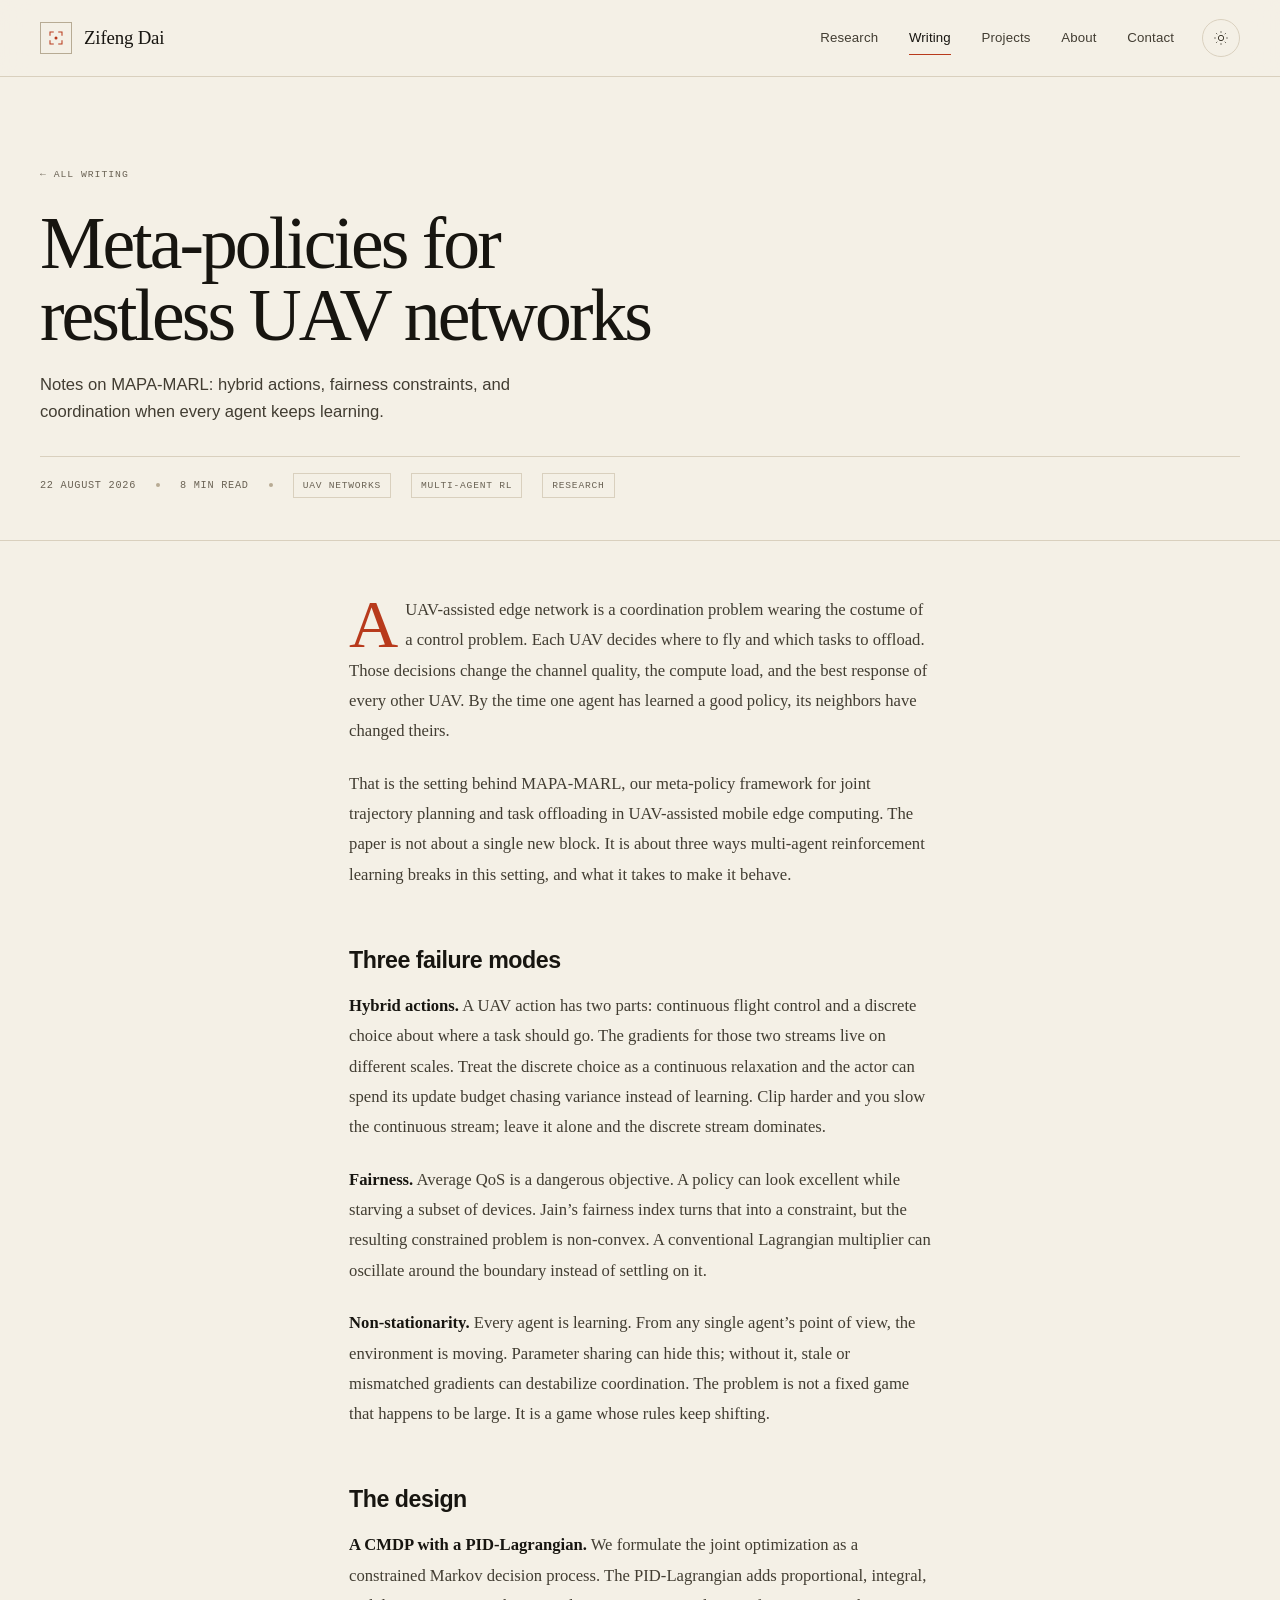
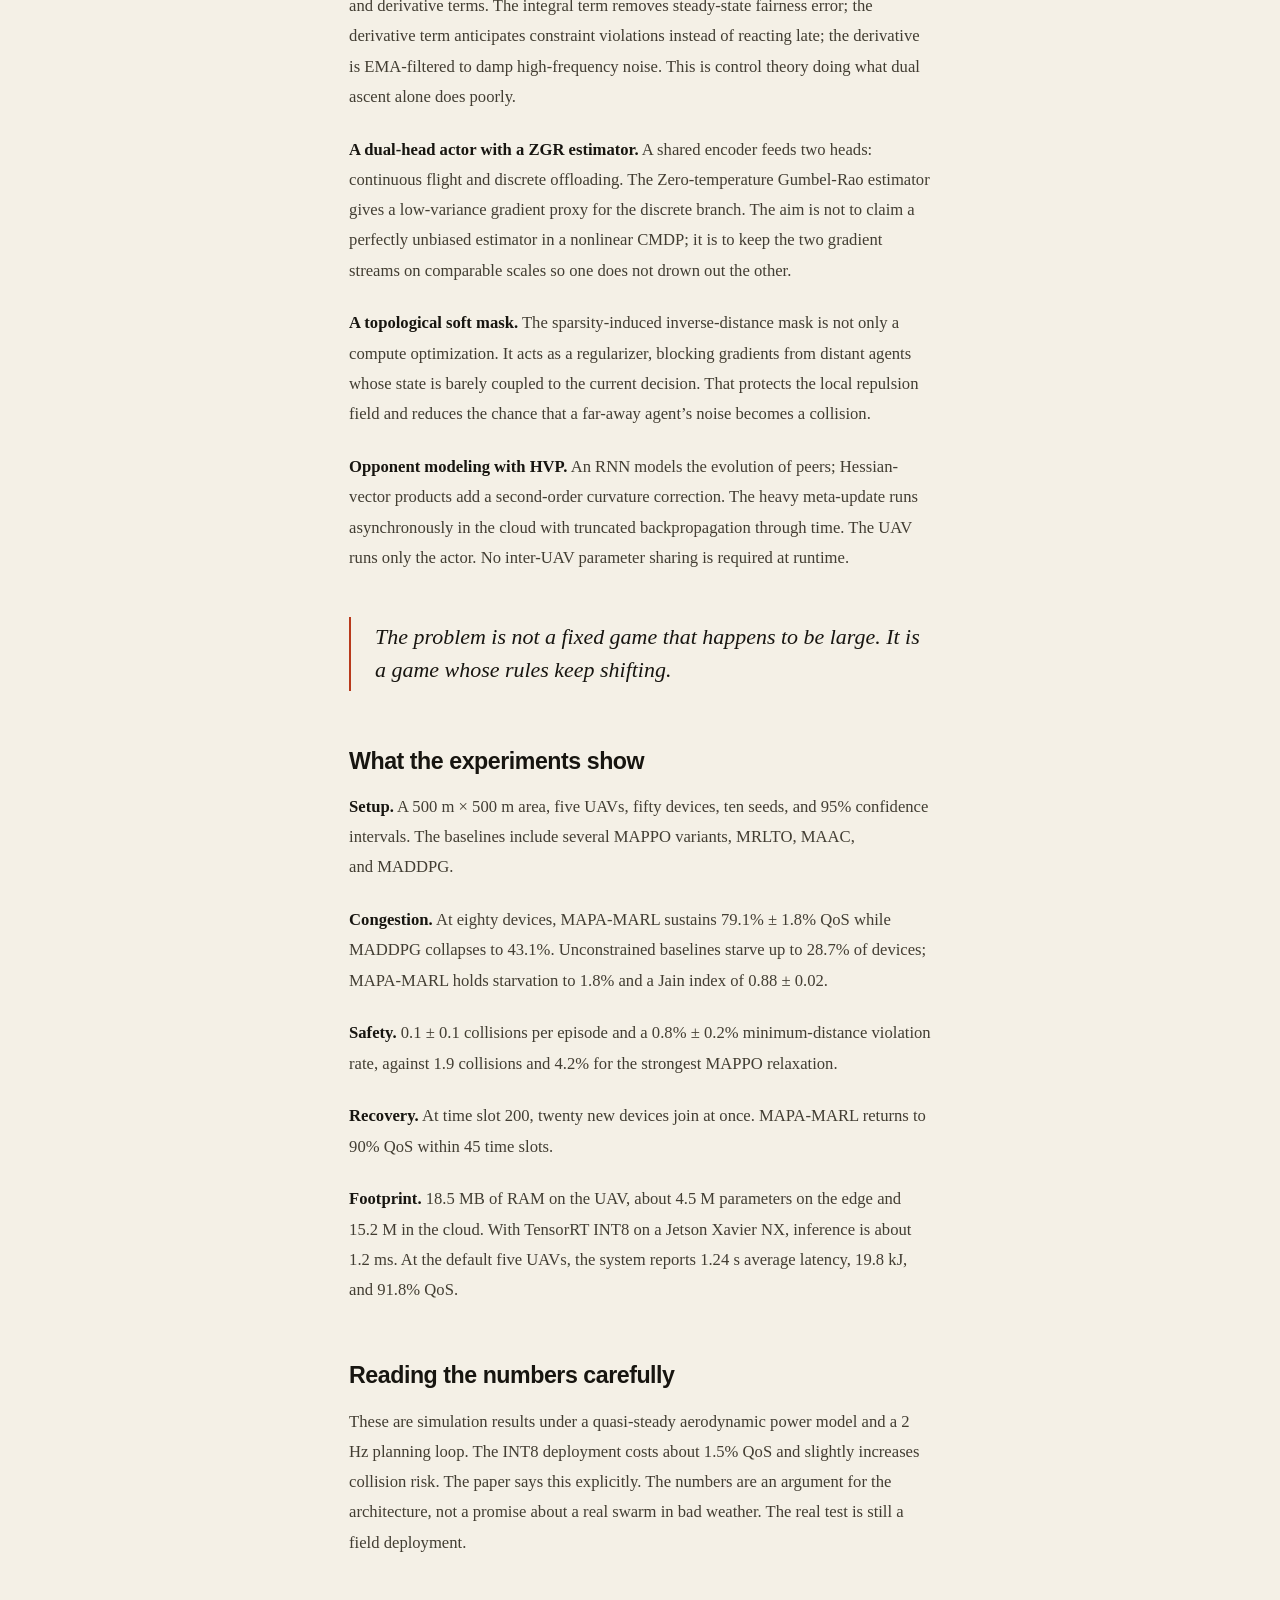
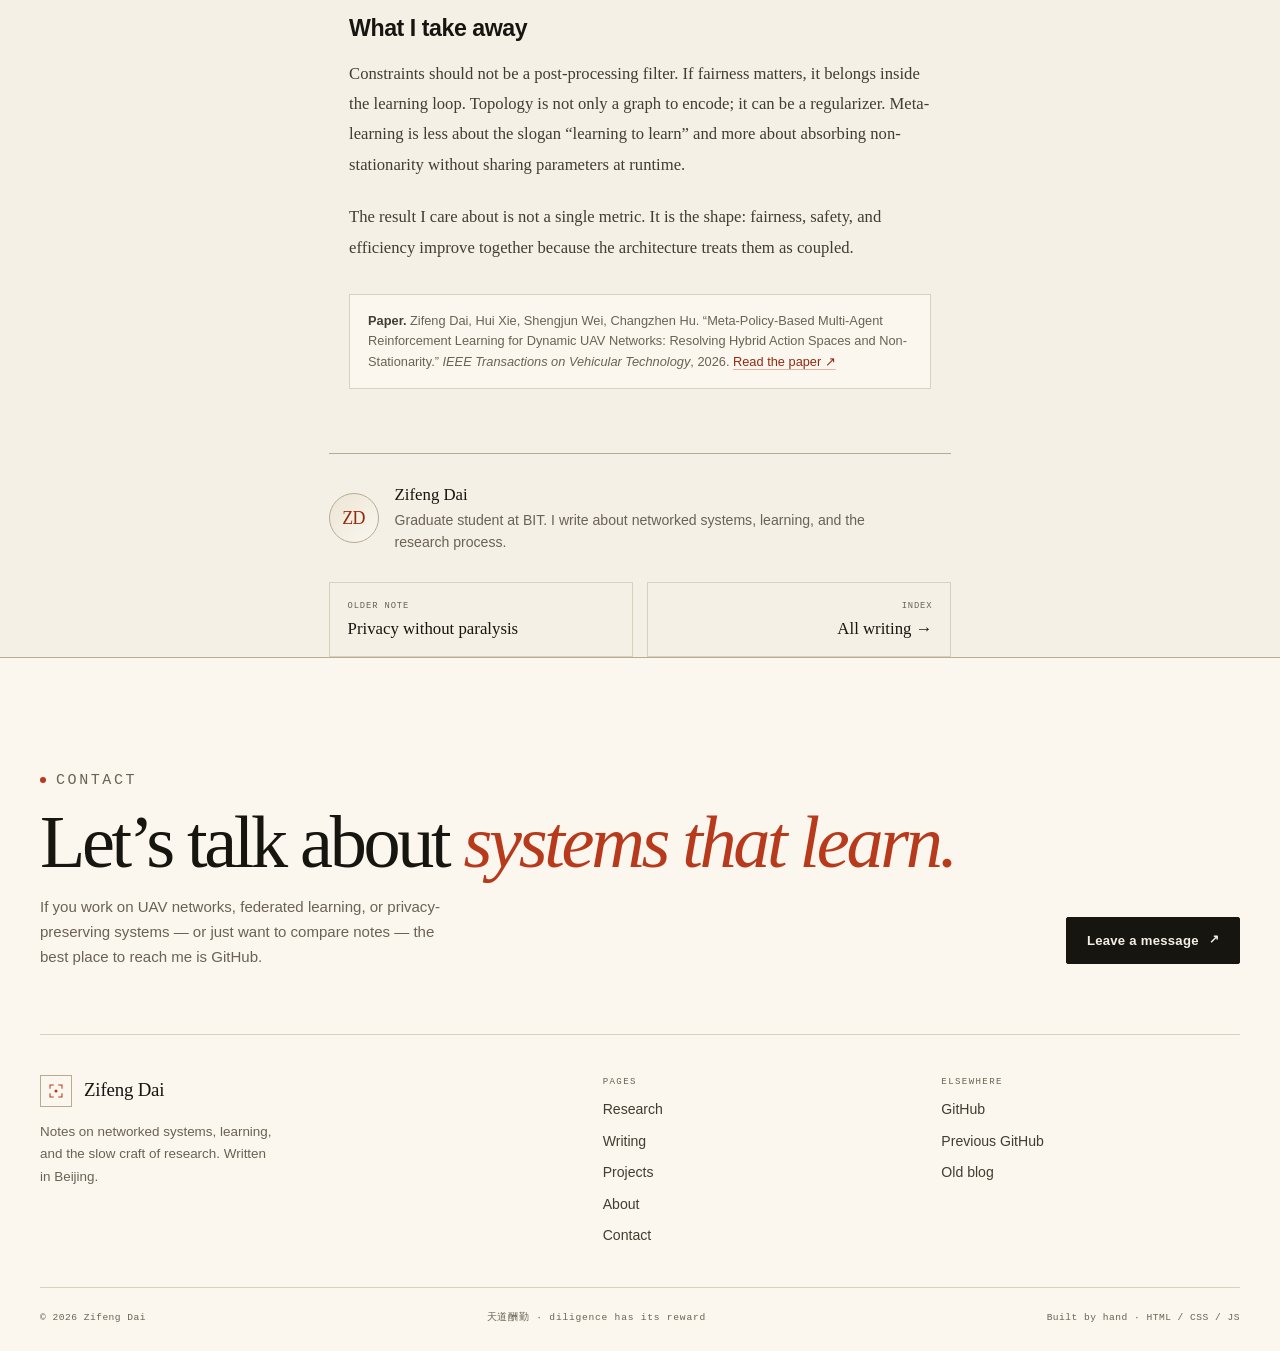
<file: posts/mapa-marl-uav-networks.html>
<!doctype html>
<html lang="en" data-theme="light">
<head>
  <meta charset="utf-8">
  <meta name="viewport" content="width=device-width, initial-scale=1">
  <title>Meta-policies for restless UAV networks — Zifeng Dai</title>
  <meta name="description" content="Notes on MAPA-MARL: hybrid action spaces, fairness constraints, and multi-agent coordination in dynamic UAV networks.">
  <meta name="author" content="Zifeng Dai">
  <meta property="og:type" content="article">
  <meta property="og:title" content="Meta-policies for restless UAV networks">
  <meta property="og:description" content="Notes on MAPA-MARL: hybrid actions, fairness constraints, and coordination when every agent keeps learning.">
  <meta property="og:image" content="https://vectordai2000.github.io/assets/og-uav.png">
  <meta property="og:image:width" content="1200">
  <meta property="og:image:height" content="630">
  <meta property="og:image:alt" content="Zifeng Dai — UAV networks and federated learning">
  <meta name="twitter:card" content="summary_large_image">
  <meta name="theme-color" content="#f4f0e6" media="(prefers-color-scheme: light)">
  <meta name="theme-color" content="#12110e" media="(prefers-color-scheme: dark)">
  <link rel="icon" href="../assets/favicon.svg" type="image/svg+xml">
  <link rel="stylesheet" href="../assets/css/style.css?v=20261018">
  <script>
    (function () {
      try {
        var stored = localStorage.getItem("theme");
        var theme = stored || (window.matchMedia("(prefers-color-scheme: dark)").matches ? "dark" : "light");
        document.documentElement.setAttribute("data-theme", theme);
      } catch (error) {}
    })();
  </script>
</head>
<body>
  <a class="skip-link" href="#main">Skip to content</a>

  <header class="site-header">
    <div class="wrap header-inner">
      <a class="brand" href="../index.html" aria-label="Zifeng Dai — home">
        <span class="brand-mark" aria-hidden="true">
          <svg viewBox="0 0 24 24" fill="none" stroke="currentColor" stroke-width="1.4">
            <path d="M4 9V4h5M15 4h5v5M20 15v5h-5M9 20H4v-5"/>
            <circle cx="12" cy="12" r="2" fill="currentColor" stroke="none"/>
          </svg>
        </span>
        <span class="brand-name">Zifeng Dai</span>
      </a>

      <nav class="nav" id="site-nav" aria-label="Primary">
        <a href="../research.html">Research</a>
        <a href="../blog.html" aria-current="page">Writing</a>
        <a href="../projects.html">Projects</a>
        <a href="../about.html">About</a>
        <a href="../contact.html">Contact</a>
      </nav>

      <div class="header-actions">
        <button class="icon-btn theme-toggle" type="button" aria-label="Switch to dark theme" aria-pressed="false" title="Dark mode">
          <svg class="icon-sun" viewBox="0 0 24 24" fill="none" stroke="currentColor" stroke-width="1.5" aria-hidden="true">
            <circle cx="12" cy="12" r="4"/>
            <path d="M12 2v2M12 20v2M4.9 4.9l1.4 1.4M17.7 17.7l1.4 1.4M2 12h2M20 12h2M4.9 19.1l1.4-1.4M17.7 6.3l1.4-1.4"/>
          </svg>
          <svg class="icon-moon" viewBox="0 0 24 24" fill="none" stroke="currentColor" stroke-width="1.5" aria-hidden="true">
            <path d="M21 12.8A9 9 0 1 1 11.2 3a7 7 0 0 0 9.8 9.8Z"/>
          </svg>
        </button>
        <button class="icon-btn menu-toggle" type="button" aria-controls="site-nav" aria-expanded="false" aria-label="Toggle menu">
          <svg viewBox="0 0 24 24" fill="none" stroke="currentColor" stroke-width="1.5" aria-hidden="true">
            <path d="M3 7h18M3 12h18M3 17h18"/>
          </svg>
        </button>
      </div>
    </div>
  </header>

  <main id="main">
    <article>
      <header class="article-head">
        <div class="wrap">
          <a class="back-link" href="../blog.html">← All writing</a>
          <h1>Meta-policies for restless UAV networks</h1>
          <p class="article-dek">Notes on MAPA-MARL: hybrid actions, fairness constraints, and coordination when every agent keeps learning.</p>
          <div class="article-meta">
            <time datetime="2026-08-22">22 August 2026</time>
            <span class="sep" aria-hidden="true"></span>
            <span>8 min read</span>
            <span class="sep" aria-hidden="true"></span>
            <span class="tag">UAV networks</span>
            <span class="tag">Multi-agent RL</span>
            <span class="tag">Research</span>
          </div>
        </div>
      </header>

      <div class="wrap">
        <div class="article-body">
          <p>
            A UAV-assisted edge network is a coordination problem wearing the costume of a control problem. Each UAV decides where to fly and which tasks to offload. Those decisions change the channel quality, the compute load, and the best response of every other UAV. By the time one agent has learned a good policy, its neighbors have changed theirs.
          </p>
          <p>
            That is the setting behind MAPA-MARL, our meta-policy framework for joint trajectory planning and task offloading in UAV-assisted mobile edge computing. The paper is not about a single new block. It is about three ways multi-agent reinforcement learning breaks in this setting, and what it takes to make it behave.
          </p>

          <h2>Three failure modes</h2>
          <p>
            <strong>Hybrid actions.</strong> A UAV action has two parts: continuous flight control and a discrete choice about where a task should go. The gradients for those two streams live on different scales. Treat the discrete choice as a continuous relaxation and the actor can spend its update budget chasing variance instead of learning. Clip harder and you slow the continuous stream; leave it alone and the discrete stream dominates.
          </p>
          <p>
            <strong>Fairness.</strong> Average QoS is a dangerous objective. A policy can look excellent while starving a subset of devices. Jain’s fairness index turns that into a constraint, but the resulting constrained problem is non-convex. A conventional Lagrangian multiplier can oscillate around the boundary instead of settling on it.
          </p>
          <p>
            <strong>Non-stationarity.</strong> Every agent is learning. From any single agent’s point of view, the environment is moving. Parameter sharing can hide this; without it, stale or mismatched gradients can destabilize coordination. The problem is not a fixed game that happens to be large. It is a game whose rules keep shifting.
          </p>

          <h2>The design</h2>
          <p>
            <strong>A CMDP with a PID-Lagrangian.</strong> We formulate the joint optimization as a constrained Markov decision process. The PID-Lagrangian adds proportional, integral, and derivative terms. The integral term removes steady-state fairness error; the derivative term anticipates constraint violations instead of reacting late; the derivative is EMA-filtered to damp high-frequency noise. This is control theory doing what dual ascent alone does poorly.
          </p>
          <p>
            <strong>A dual-head actor with a ZGR estimator.</strong> A shared encoder feeds two heads: continuous flight and discrete offloading. The Zero-temperature Gumbel-Rao estimator gives a low-variance gradient proxy for the discrete branch. The aim is not to claim a perfectly unbiased estimator in a nonlinear CMDP; it is to keep the two gradient streams on comparable scales so one does not drown out the other.
          </p>
          <p>
            <strong>A topological soft mask.</strong> The sparsity-induced inverse-distance mask is not only a compute optimization. It acts as a regularizer, blocking gradients from distant agents whose state is barely coupled to the current decision. That protects the local repulsion field and reduces the chance that a far-away agent’s noise becomes a collision.
          </p>
          <p>
            <strong>Opponent modeling with HVP.</strong> An RNN models the evolution of peers; Hessian-vector products add a second-order curvature correction. The heavy meta-update runs asynchronously in the cloud with truncated backpropagation through time. The UAV runs only the actor. No inter-UAV parameter sharing is required at runtime.
          </p>

          <blockquote>
            <p>The problem is not a fixed game that happens to be large. It is a game whose rules keep shifting.</p>
          </blockquote>

          <h2>What the experiments show</h2>
          <p>
            <strong>Setup.</strong> A 500 m × 500 m area, five UAVs, fifty devices, ten seeds, and 95% confidence intervals. The baselines include several MAPPO variants, MRLTO, MAAC, and MADDPG.
          </p>
          <p>
            <strong>Congestion.</strong> At eighty devices, MAPA-MARL sustains 79.1% ± 1.8% QoS while MADDPG collapses to 43.1%. Unconstrained baselines starve up to 28.7% of devices; MAPA-MARL holds starvation to 1.8% and a Jain index of 0.88 ± 0.02.
          </p>
          <p>
            <strong>Safety.</strong> 0.1 ± 0.1 collisions per episode and a 0.8% ± 0.2% minimum-distance violation rate, against 1.9 collisions and 4.2% for the strongest MAPPO relaxation.
          </p>
          <p>
            <strong>Recovery.</strong> At time slot 200, twenty new devices join at once. MAPA-MARL returns to 90% QoS within 45 time slots.
          </p>
          <p>
            <strong>Footprint.</strong> 18.5 MB of RAM on the UAV, about 4.5 M parameters on the edge and 15.2 M in the cloud. With TensorRT INT8 on a Jetson Xavier NX, inference is about 1.2 ms. At the default five UAVs, the system reports 1.24 s average latency, 19.8 kJ, and 91.8% QoS.
          </p>

          <h2>Reading the numbers carefully</h2>
          <p>
            These are simulation results under a quasi-steady aerodynamic power model and a 2 Hz planning loop. The INT8 deployment costs about 1.5% QoS and slightly increases collision risk. The paper says this explicitly. The numbers are an argument for the architecture, not a promise about a real swarm in bad weather. The real test is still a field deployment.
          </p>

          <h2>What I take away</h2>
          <p>
            Constraints should not be a post-processing filter. If fairness matters, it belongs inside the learning loop. Topology is not only a graph to encode; it can be a regularizer. Meta-learning is less about the slogan “learning to learn” and more about absorbing non-stationarity without sharing parameters at runtime.
          </p>
          <p>
            The result I care about is not a single metric. It is the shape: fairness, safety, and efficiency improve together because the architecture treats them as coupled.
          </p>

          <div class="article-note">
            <strong>Paper.</strong> Zifeng Dai, Hui Xie, Shengjun Wei, Changzhen Hu. “Meta-Policy-Based Multi-Agent Reinforcement Learning for Dynamic UAV Networks: Resolving Hybrid Action Spaces and Non-Stationarity.” <em>IEEE Transactions on Vehicular Technology</em>, 2026. <a href="https://doi.org/10.1109/TVT.2026.3700721">Read the paper ↗</a>
          </div>
        </div>

        <footer class="article-footer">
          <div class="author-strip">
            <span class="avatar avatar--mono" aria-hidden="true">ZD</span>
            <p><strong>Zifeng Dai</strong>Graduate student at BIT. I write about networked systems, learning, and the research process.</p>
          </div>
          <nav class="post-nav" aria-label="More posts">
            <a href="pq-frl-uav-edge.html">
              <span>Older note</span>
              <strong>Privacy without paralysis</strong>
            </a>
            <a class="next" href="../blog.html">
              <span>Index</span>
              <strong>All writing →</strong>
            </a>
          </nav>
        </footer>
      </div>
    </article>
  </main>

  <footer class="site-footer">
    <div class="wrap">
      <div class="footer-cta">
        <div>
          <p class="eyebrow">Contact</p>
          <h2>Let’s talk about <em>systems that learn.</em></h2>
          <p>If you work on UAV networks, federated learning, or privacy-preserving systems — or just want to compare notes — the best place to reach me is GitHub.</p>
        </div>
        <a class="btn btn--solid" href="../contact.html">Leave a message <span class="arrow" aria-hidden="true">↗</span></a>
      </div>

      <div class="footer-main">
        <div class="footer-brand">
          <a class="brand" href="../index.html" aria-label="Zifeng Dai — home">
            <span class="brand-mark" aria-hidden="true">
              <svg viewBox="0 0 24 24" fill="none" stroke="currentColor" stroke-width="1.4">
                <path d="M4 9V4h5M15 4h5v5M20 15v5h-5M9 20H4v-5"/>
                <circle cx="12" cy="12" r="2" fill="currentColor" stroke="none"/>
              </svg>
            </span>
            <span class="brand-name">Zifeng Dai</span>
          </a>
          <p>Notes on networked systems, learning, and the slow craft of research. Written in Beijing.</p>
        </div>

        <div class="footer-col">
          <h3>Pages</h3>
          <a href="../research.html">Research</a>
          <a href="../blog.html">Writing</a>
          <a href="../projects.html">Projects</a>
          <a href="../about.html">About</a>
          <a href="../contact.html">Contact</a>
        </div>

        <div class="footer-col">
          <h3>Elsewhere</h3>
          <a href="https://github.com/vectordai2000">GitHub</a>
          <a href="https://github.com/hkhldzf">Previous GitHub</a>
          <a href="https://hkhldzf.github.io/">Old blog</a>
        </div>
      </div>

      <div class="footer-bottom">
        <span>© <span data-year>2026</span> Zifeng Dai</span>
        <span class="motto" lang="zh-Hans">天道酬勤 · diligence has its reward</span>
        <span>Built by hand · HTML / CSS / JS</span>
      </div>
    </div>
  </footer>

  <script src="../assets/js/main.js?v=20261018"></script>
</body>
</html>
</file>
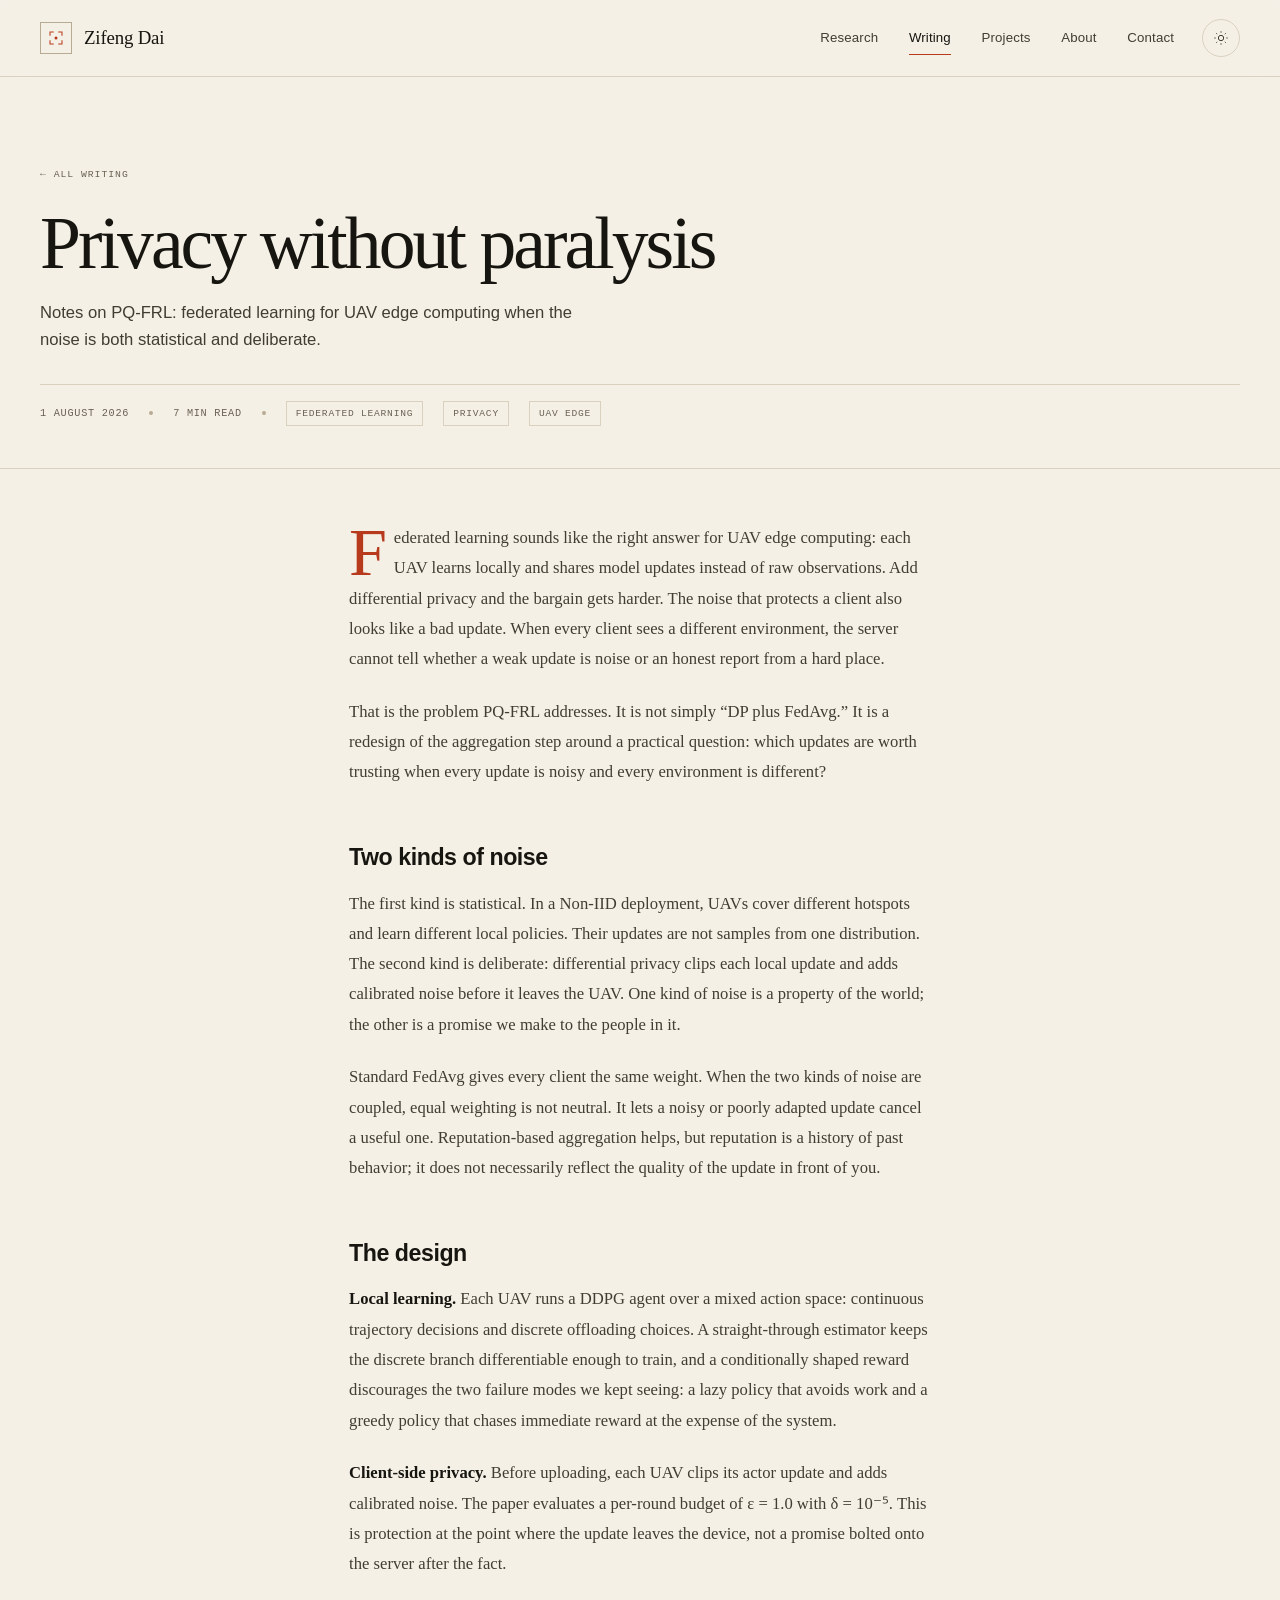
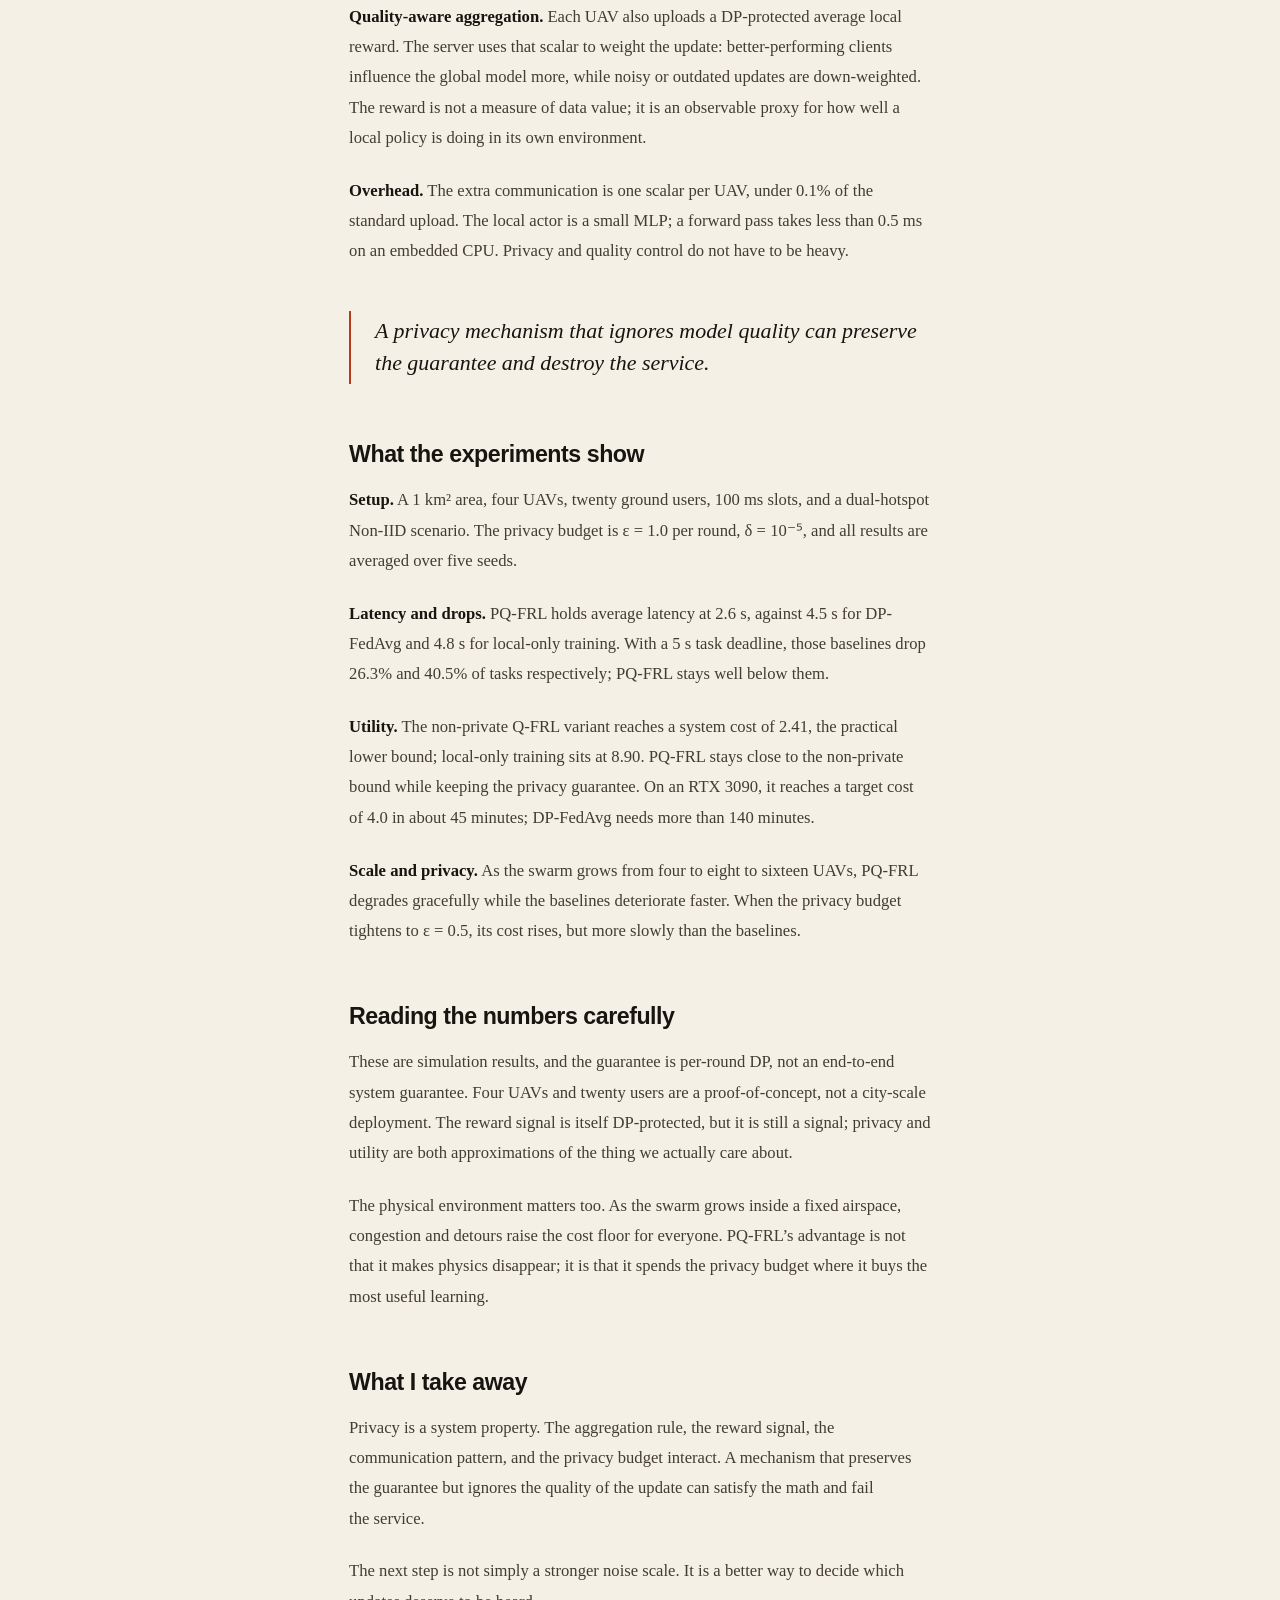
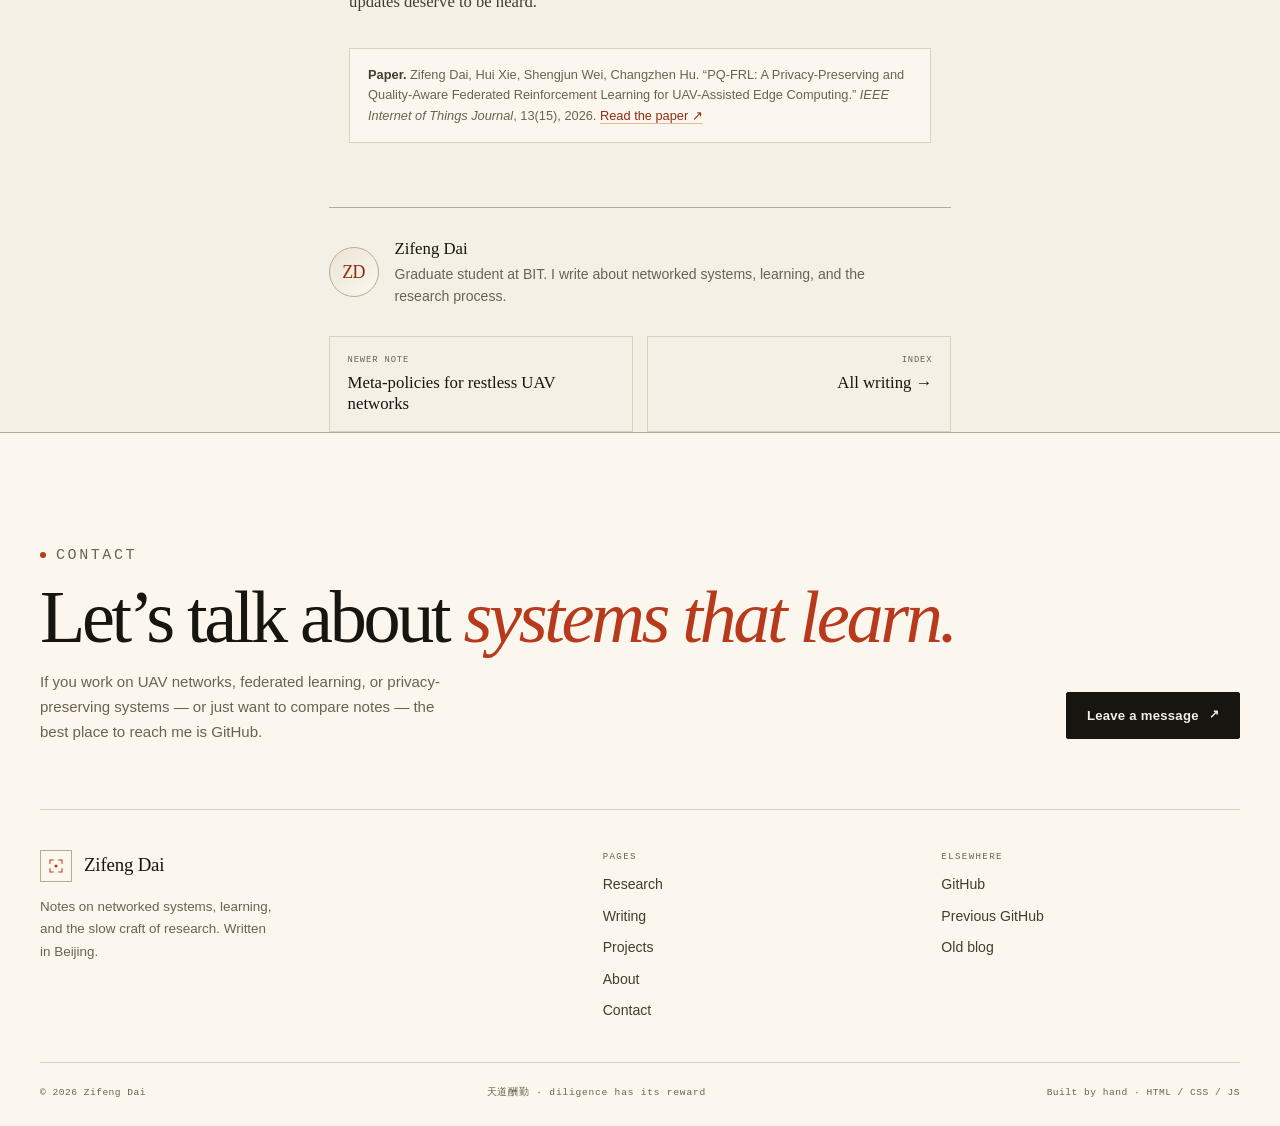
<file: posts/pq-frl-uav-edge.html>
<!doctype html>
<html lang="en" data-theme="light">
<head>
  <meta charset="utf-8">
  <meta name="viewport" content="width=device-width, initial-scale=1">
  <title>Privacy without paralysis — Zifeng Dai</title>
  <meta name="description" content="Notes on PQ-FRL: privacy-preserving, quality-aware federated reinforcement learning for UAV-assisted edge computing.">
  <meta name="author" content="Zifeng Dai">
  <meta property="og:type" content="article">
  <meta property="og:title" content="Privacy without paralysis">
  <meta property="og:description" content="Notes on PQ-FRL: federated learning for UAV edge computing when DP noise meets Non-IID data.">
  <meta property="og:image" content="https://vectordai2000.github.io/assets/og-uav.png">
  <meta property="og:image:width" content="1200">
  <meta property="og:image:height" content="630">
  <meta property="og:image:alt" content="Zifeng Dai — UAV networks and federated learning">
  <meta name="twitter:card" content="summary_large_image">
  <meta name="theme-color" content="#f4f0e6" media="(prefers-color-scheme: light)">
  <meta name="theme-color" content="#12110e" media="(prefers-color-scheme: dark)">
  <link rel="icon" href="../assets/favicon.svg" type="image/svg+xml">
  <link rel="stylesheet" href="../assets/css/style.css?v=20261018">
  <script>
    (function () {
      try {
        var stored = localStorage.getItem("theme");
        var theme = stored || (window.matchMedia("(prefers-color-scheme: dark)").matches ? "dark" : "light");
        document.documentElement.setAttribute("data-theme", theme);
      } catch (error) {}
    })();
  </script>
</head>
<body>
  <a class="skip-link" href="#main">Skip to content</a>

  <header class="site-header">
    <div class="wrap header-inner">
      <a class="brand" href="../index.html" aria-label="Zifeng Dai — home">
        <span class="brand-mark" aria-hidden="true">
          <svg viewBox="0 0 24 24" fill="none" stroke="currentColor" stroke-width="1.4">
            <path d="M4 9V4h5M15 4h5v5M20 15v5h-5M9 20H4v-5"/>
            <circle cx="12" cy="12" r="2" fill="currentColor" stroke="none"/>
          </svg>
        </span>
        <span class="brand-name">Zifeng Dai</span>
      </a>

      <nav class="nav" id="site-nav" aria-label="Primary">
        <a href="../research.html">Research</a>
        <a href="../blog.html" aria-current="page">Writing</a>
        <a href="../projects.html">Projects</a>
        <a href="../about.html">About</a>
        <a href="../contact.html">Contact</a>
      </nav>

      <div class="header-actions">
        <button class="icon-btn theme-toggle" type="button" aria-label="Switch to dark theme" aria-pressed="false" title="Dark mode">
          <svg class="icon-sun" viewBox="0 0 24 24" fill="none" stroke="currentColor" stroke-width="1.5" aria-hidden="true">
            <circle cx="12" cy="12" r="4"/>
            <path d="M12 2v2M12 20v2M4.9 4.9l1.4 1.4M17.7 17.7l1.4 1.4M2 12h2M20 12h2M4.9 19.1l1.4-1.4M17.7 6.3l1.4-1.4"/>
          </svg>
          <svg class="icon-moon" viewBox="0 0 24 24" fill="none" stroke="currentColor" stroke-width="1.5" aria-hidden="true">
            <path d="M21 12.8A9 9 0 1 1 11.2 3a7 7 0 0 0 9.8 9.8Z"/>
          </svg>
        </button>
        <button class="icon-btn menu-toggle" type="button" aria-controls="site-nav" aria-expanded="false" aria-label="Toggle menu">
          <svg viewBox="0 0 24 24" fill="none" stroke="currentColor" stroke-width="1.5" aria-hidden="true">
            <path d="M3 7h18M3 12h18M3 17h18"/>
          </svg>
        </button>
      </div>
    </div>
  </header>

  <main id="main">
    <article>
      <header class="article-head">
        <div class="wrap">
          <a class="back-link" href="../blog.html">← All writing</a>
          <h1>Privacy without paralysis</h1>
          <p class="article-dek">Notes on PQ-FRL: federated learning for UAV edge computing when the noise is both statistical and deliberate.</p>
          <div class="article-meta">
            <time datetime="2026-08-01">1 August 2026</time>
            <span class="sep" aria-hidden="true"></span>
            <span>7 min read</span>
            <span class="sep" aria-hidden="true"></span>
            <span class="tag">Federated learning</span>
            <span class="tag">Privacy</span>
            <span class="tag">UAV edge</span>
          </div>
        </div>
      </header>

      <div class="wrap">
        <div class="article-body">
          <p>
            Federated learning sounds like the right answer for UAV edge computing: each UAV learns locally and shares model updates instead of raw observations. Add differential privacy and the bargain gets harder. The noise that protects a client also looks like a bad update. When every client sees a different environment, the server cannot tell whether a weak update is noise or an honest report from a hard place.
          </p>
          <p>
            That is the problem PQ-FRL addresses. It is not simply “DP plus FedAvg.” It is a redesign of the aggregation step around a practical question: which updates are worth trusting when every update is noisy and every environment is different?
          </p>

          <h2>Two kinds of noise</h2>
          <p>
            The first kind is statistical. In a Non-IID deployment, UAVs cover different hotspots and learn different local policies. Their updates are not samples from one distribution. The second kind is deliberate: differential privacy clips each local update and adds calibrated noise before it leaves the UAV. One kind of noise is a property of the world; the other is a promise we make to the people in it.
          </p>
          <p>
            Standard FedAvg gives every client the same weight. When the two kinds of noise are coupled, equal weighting is not neutral. It lets a noisy or poorly adapted update cancel a useful one. Reputation-based aggregation helps, but reputation is a history of past behavior; it does not necessarily reflect the quality of the update in front of you.
          </p>

          <h2>The design</h2>
          <p>
            <strong>Local learning.</strong> Each UAV runs a DDPG agent over a mixed action space: continuous trajectory decisions and discrete offloading choices. A straight-through estimator keeps the discrete branch differentiable enough to train, and a conditionally shaped reward discourages the two failure modes we kept seeing: a lazy policy that avoids work and a greedy policy that chases immediate reward at the expense of the system.
          </p>
          <p>
            <strong>Client-side privacy.</strong> Before uploading, each UAV clips its actor update and adds calibrated noise. The paper evaluates a per-round budget of ε = 1.0 with δ = 10⁻⁵. This is protection at the point where the update leaves the device, not a promise bolted onto the server after the fact.
          </p>
          <p>
            <strong>Quality-aware aggregation.</strong> Each UAV also uploads a DP-protected average local reward. The server uses that scalar to weight the update: better-performing clients influence the global model more, while noisy or outdated updates are down-weighted. The reward is not a measure of data value; it is an observable proxy for how well a local policy is doing in its own environment.
          </p>
          <p>
            <strong>Overhead.</strong> The extra communication is one scalar per UAV, under 0.1% of the standard upload. The local actor is a small MLP; a forward pass takes less than 0.5 ms on an embedded CPU. Privacy and quality control do not have to be heavy.
          </p>

          <blockquote>
            <p>A privacy mechanism that ignores model quality can preserve the guarantee and destroy the service.</p>
          </blockquote>

          <h2>What the experiments show</h2>
          <p>
            <strong>Setup.</strong> A 1 km² area, four UAVs, twenty ground users, 100 ms slots, and a dual-hotspot Non-IID scenario. The privacy budget is ε = 1.0 per round, δ = 10⁻⁵, and all results are averaged over five seeds.
          </p>
          <p>
            <strong>Latency and drops.</strong> PQ-FRL holds average latency at 2.6 s, against 4.5 s for DP-FedAvg and 4.8 s for local-only training. With a 5 s task deadline, those baselines drop 26.3% and 40.5% of tasks respectively; PQ-FRL stays well below them.
          </p>
          <p>
            <strong>Utility.</strong> The non-private Q-FRL variant reaches a system cost of 2.41, the practical lower bound; local-only training sits at 8.90. PQ-FRL stays close to the non-private bound while keeping the privacy guarantee. On an RTX 3090, it reaches a target cost of 4.0 in about 45 minutes; DP-FedAvg needs more than 140 minutes.
          </p>
          <p>
            <strong>Scale and privacy.</strong> As the swarm grows from four to eight to sixteen UAVs, PQ-FRL degrades gracefully while the baselines deteriorate faster. When the privacy budget tightens to ε = 0.5, its cost rises, but more slowly than the baselines.
          </p>

          <h2>Reading the numbers carefully</h2>
          <p>
            These are simulation results, and the guarantee is per-round DP, not an end-to-end system guarantee. Four UAVs and twenty users are a proof-of-concept, not a city-scale deployment. The reward signal is itself DP-protected, but it is still a signal; privacy and utility are both approximations of the thing we actually care about.
          </p>
          <p>
            The physical environment matters too. As the swarm grows inside a fixed airspace, congestion and detours raise the cost floor for everyone. PQ-FRL’s advantage is not that it makes physics disappear; it is that it spends the privacy budget where it buys the most useful learning.
          </p>

          <h2>What I take away</h2>
          <p>
            Privacy is a system property. The aggregation rule, the reward signal, the communication pattern, and the privacy budget interact. A mechanism that preserves the guarantee but ignores the quality of the update can satisfy the math and fail the service.
          </p>
          <p>
            The next step is not simply a stronger noise scale. It is a better way to decide which updates deserve to be heard.
          </p>

          <div class="article-note">
            <strong>Paper.</strong> Zifeng Dai, Hui Xie, Shengjun Wei, Changzhen Hu. “PQ-FRL: A Privacy-Preserving and Quality-Aware Federated Reinforcement Learning for UAV-Assisted Edge Computing.” <em>IEEE Internet of Things Journal</em>, 13(15), 2026. <a href="https://doi.org/10.1109/JIOT.2026.3695149">Read the paper ↗</a>
          </div>
        </div>

        <footer class="article-footer">
          <div class="author-strip">
            <span class="avatar avatar--mono" aria-hidden="true">ZD</span>
            <p><strong>Zifeng Dai</strong>Graduate student at BIT. I write about networked systems, learning, and the research process.</p>
          </div>
          <nav class="post-nav" aria-label="More posts">
            <a href="mapa-marl-uav-networks.html">
              <span>Newer note</span>
              <strong>Meta-policies for restless UAV networks</strong>
            </a>
            <a class="next" href="../blog.html">
              <span>Index</span>
              <strong>All writing →</strong>
            </a>
          </nav>
        </footer>
      </div>
    </article>
  </main>

  <footer class="site-footer">
    <div class="wrap">
      <div class="footer-cta">
        <div>
          <p class="eyebrow">Contact</p>
          <h2>Let’s talk about <em>systems that learn.</em></h2>
          <p>If you work on UAV networks, federated learning, or privacy-preserving systems — or just want to compare notes — the best place to reach me is GitHub.</p>
        </div>
        <a class="btn btn--solid" href="../contact.html">Leave a message <span class="arrow" aria-hidden="true">↗</span></a>
      </div>

      <div class="footer-main">
        <div class="footer-brand">
          <a class="brand" href="../index.html" aria-label="Zifeng Dai — home">
            <span class="brand-mark" aria-hidden="true">
              <svg viewBox="0 0 24 24" fill="none" stroke="currentColor" stroke-width="1.4">
                <path d="M4 9V4h5M15 4h5v5M20 15v5h-5M9 20H4v-5"/>
                <circle cx="12" cy="12" r="2" fill="currentColor" stroke="none"/>
              </svg>
            </span>
            <span class="brand-name">Zifeng Dai</span>
          </a>
          <p>Notes on networked systems, learning, and the slow craft of research. Written in Beijing.</p>
        </div>

        <div class="footer-col">
          <h3>Pages</h3>
          <a href="../research.html">Research</a>
          <a href="../blog.html">Writing</a>
          <a href="../projects.html">Projects</a>
          <a href="../about.html">About</a>
          <a href="../contact.html">Contact</a>
        </div>

        <div class="footer-col">
          <h3>Elsewhere</h3>
          <a href="https://github.com/vectordai2000">GitHub</a>
          <a href="https://github.com/hkhldzf">Previous GitHub</a>
          <a href="https://hkhldzf.github.io/">Old blog</a>
        </div>
      </div>

      <div class="footer-bottom">
        <span>© <span data-year>2026</span> Zifeng Dai</span>
        <span class="motto" lang="zh-Hans">天道酬勤 · diligence has its reward</span>
        <span>Built by hand · HTML / CSS / JS</span>
      </div>
    </div>
  </footer>

  <script src="../assets/js/main.js?v=20261018"></script>
</body>
</html>
</file>
<file: assets/css/style.css>
/* =========================================================
   Zifeng Dai — personal site
   Hand-written CSS. No frameworks, no build step.
   ========================================================= */

/* ---------- Tokens ---------- */
:root {
  --bg: #f4f0e6;
  --surface: #fbf7ee;
  --surface-2: #ece5d6;
  --ink: #171510;
  --ink-2: #423d32;
  --muted: #6a6254;
  --line: #d9d0be;
  --line-strong: #b7ab94;
  --accent: #b83a1c;
  --accent-strong: #932a10;
  --accent-soft: rgba(184, 58, 28, 0.07);
  --grid: rgba(23, 21, 16, 0.055);
  --code-bg: #eae3d3;
  --header-bg: rgba(244, 240, 230, 0.88);
  --shadow-block: 10px 10px 0 rgba(184, 58, 28, 0.08);
  --shadow-soft: 0 24px 70px rgba(55, 43, 24, 0.08);

  --font-display: "Iowan Old Style", "Palatino Linotype", Palatino, "Book Antiqua", Georgia, serif;
  --font-ui: "Segoe UI", -apple-system, BlinkMacSystemFont, "Helvetica Neue", Arial, sans-serif;
  --font-mono: "Cascadia Code", "SFMono-Regular", Consolas, "Liberation Mono", monospace;
  --font-reading: "Iowan Old Style", "Palatino Linotype", Palatino, "Book Antiqua", Georgia, serif;

  --max: 1200px;
  --gutter: clamp(20px, 4vw, 40px);
  --header-h: 76px;
  --radius: 2px;
  --ease: cubic-bezier(0.22, 0.68, 0.24, 1);
}

html[data-theme="dark"] {
  --bg: #12110e;
  --surface: #1a1712;
  --surface-2: #221e17;
  --ink: #f0ecdf;
  --ink-2: #cec7b7;
  --muted: #948c7b;
  --line: #322d24;
  --line-strong: #4a4336;
  --accent: #ff7048;
  --accent-strong: #ff9a7c;
  --accent-soft: rgba(255, 112, 72, 0.09);
  --grid: rgba(240, 236, 223, 0.06);
  --code-bg: #252019;
  --header-bg: rgba(18, 17, 14, 0.9);
  --shadow-block: 10px 10px 0 rgba(255, 112, 72, 0.1);
  --shadow-soft: 0 24px 70px rgba(0, 0, 0, 0.35);
}

/* ---------- Base ---------- */
*,
*::before,
*::after {
  box-sizing: border-box;
}

html {
  color-scheme: light;
  scroll-behavior: smooth;
  scroll-padding-top: calc(var(--header-h) + 24px);
  -webkit-text-size-adjust: 100%;
}

html[data-theme="dark"] {
  color-scheme: dark;
}

body {
  display: flex;
  flex-direction: column;
  min-height: 100vh;
  margin: 0;
  background: var(--bg);
  color: var(--ink);
  font-family: var(--font-ui);
  font-size: 16px;
  line-height: 1.6;
  -webkit-font-smoothing: antialiased;
  -moz-osx-font-smoothing: grayscale;
  text-rendering: optimizeLegibility;
}

main {
  flex: 1 0 auto;
}

body.nav-open {
  overflow: hidden;
}

img,
svg {
  display: block;
  max-width: 100%;
}

img {
  height: auto;
}

a {
  color: inherit;
  text-decoration: none;
}

button {
  font: inherit;
  color: inherit;
  background: none;
  border: 0;
  cursor: pointer;
}

p,
h1,
h2,
h3,
h4,
ul,
ol,
dl,
dd,
figure,
blockquote {
  margin: 0;
}

ul,
ol {
  padding: 0;
  list-style: none;
}

::selection {
  background: var(--accent);
  color: var(--surface);
}

:focus-visible {
  outline: 2px solid var(--accent);
  outline-offset: 4px;
}

.wrap {
  width: min(var(--max), calc(100% - var(--gutter) * 2));
  margin-inline: auto;
}

.mono {
  font-family: var(--font-mono);
  font-size: 0.72rem;
  letter-spacing: 0.14em;
  text-transform: uppercase;
}

.muted {
  color: var(--muted);
}

.sr-only {
  position: absolute;
  width: 1px;
  height: 1px;
  padding: 0;
  margin: -1px;
  overflow: hidden;
  clip: rect(0, 0, 0, 0);
  white-space: nowrap;
  border: 0;
}

.skip-link {
  position: fixed;
  top: 12px;
  left: 12px;
  z-index: 200;
  padding: 10px 16px;
  background: var(--ink);
  color: var(--bg);
  font-size: 0.85rem;
  transform: translateY(-200%);
  transition: transform 0.2s var(--ease);
}

.skip-link:focus {
  transform: translateY(0);
}

.arrow {
  display: inline-block;
  transition: transform 0.25s var(--ease);
}

/* ---------- Header ---------- */
.site-header {
  position: sticky;
  top: 0;
  z-index: 60;
  background: var(--header-bg);
  border-bottom: 1px solid var(--line);
  -webkit-backdrop-filter: blur(14px);
  backdrop-filter: blur(14px);
}

@supports not ((backdrop-filter: blur(1px)) or (-webkit-backdrop-filter: blur(1px))) {
  .site-header {
    background: var(--bg);
  }
}

.header-inner {
  display: flex;
  align-items: center;
  gap: 28px;
  height: var(--header-h);
}

.brand {
  display: inline-flex;
  align-items: center;
  gap: 12px;
  margin-right: auto;
  min-width: 0;
}

.brand-mark {
  display: grid;
  place-items: center;
  width: 32px;
  height: 32px;
  border: 1px solid var(--line-strong);
  color: var(--accent);
  flex: none;
  transition: background 0.25s var(--ease), color 0.25s var(--ease), border-color 0.25s var(--ease);
}

.brand-mark svg {
  width: 18px;
  height: 18px;
}

.brand:hover .brand-mark {
  background: var(--accent);
  border-color: var(--accent);
  color: var(--surface);
}

.brand-name {
  font-family: var(--font-display);
  font-size: 1.18rem;
  letter-spacing: -0.01em;
  white-space: nowrap;
}

.nav {
  display: flex;
  align-items: center;
  gap: clamp(18px, 2.4vw, 32px);
}

.nav a {
  position: relative;
  font-size: 0.83rem;
  letter-spacing: 0.01em;
  color: var(--ink-2);
  padding: 6px 0;
  transition: color 0.2s var(--ease);
}

.nav a::after {
  content: "";
  position: absolute;
  left: 0;
  right: 0;
  bottom: 0;
  height: 1px;
  background: var(--accent);
  transform: scaleX(0);
  transform-origin: left;
  transition: transform 0.3s var(--ease);
}

.nav a:hover {
  color: var(--ink);
}

.nav a:hover::after,
.nav a[aria-current="page"]::after {
  transform: scaleX(1);
}

.nav a[aria-current="page"] {
  color: var(--ink);
}

.header-actions {
  display: flex;
  align-items: center;
  gap: 8px;
  flex: none;
}

.icon-btn {
  display: inline-grid;
  place-items: center;
  width: 38px;
  height: 38px;
  border: 1px solid var(--line);
  border-radius: 50%;
  color: var(--ink-2);
  transition: border-color 0.2s var(--ease), color 0.2s var(--ease), background 0.2s var(--ease);
}

.icon-btn:hover {
  border-color: var(--ink);
  color: var(--ink);
  background: var(--surface);
}

.icon-btn svg {
  width: 16px;
  height: 16px;
}

.theme-toggle .icon-moon,
html[data-theme="dark"] .theme-toggle .icon-sun {
  display: none;
}

html[data-theme="dark"] .theme-toggle .icon-moon {
  display: block;
}

.menu-toggle {
  display: none;
}

/* ---------- Hero ---------- */
.hero {
  position: relative;
  overflow: hidden;
  padding: clamp(56px, 8vw, 104px) 0 clamp(52px, 7vw, 84px);
  border-bottom: 1px solid var(--line);
}

.hero::before {
  content: "";
  position: absolute;
  inset: -30% -10% -10%;
  background-image:
    linear-gradient(to right, var(--grid) 1px, transparent 1px),
    linear-gradient(to bottom, var(--grid) 1px, transparent 1px);
  background-size: 64px 64px;
  -webkit-mask-image: radial-gradient(ellipse 75% 65% at 72% 32%, #000 0%, transparent 72%);
  mask-image: radial-gradient(ellipse 75% 65% at 72% 32%, #000 0%, transparent 72%);
  pointer-events: none;
}

.hero::after {
  content: "";
  position: absolute;
  top: 8%;
  right: -8%;
  width: 42vw;
  height: 42vw;
  max-width: 560px;
  max-height: 560px;
  border: 1px solid var(--line);
  border-radius: 50%;
  opacity: 0.5;
  pointer-events: none;
}

.hero-grid {
  position: relative;
  z-index: 1;
  display: grid;
  grid-template-columns: minmax(0, 1.42fr) minmax(280px, 0.58fr);
  gap: clamp(40px, 6vw, 88px);
  align-items: end;
}

.hero-copy {
  min-width: 0;
}

.hero-grid > * {
  min-width: 0;
}

.eyebrow {
  display: inline-flex;
  flex-wrap: wrap;
  align-items: center;
  gap: 10px;
  max-width: 100%;
  font-family: var(--font-mono);
  font-size: 0.67rem;
  line-height: 1.6;
  letter-spacing: 0.17em;
  text-transform: uppercase;
  color: var(--muted);
}

.eyebrow::before {
  content: "";
  width: 6px;
  height: 6px;
  background: var(--accent);
  border-radius: 50%;
  flex: none;
}

h1,
h2,
h3 {
  text-wrap: balance;
}

p {
  text-wrap: pretty;
}

.hero h1 {
  margin-top: 22px;
  font-family: var(--font-display);
  font-weight: 400;
  font-size: clamp(4.2rem, 10.2vw, 9rem);
  line-height: 0.86;
  letter-spacing: -0.055em;
}

.hero h1 span {
  display: block;
}

.hero h1 em {
  font-style: italic;
  color: var(--accent);
}

.hero h1 .period {
  display: inline;
  color: var(--accent);
}

.hero-lede {
  max-width: 53ch;
  margin-top: 30px;
  font-size: clamp(1.02rem, 1.35vw, 1.2rem);
  line-height: 1.6;
  color: var(--ink-2);
}

.hero-lede strong {
  color: var(--ink);
  font-weight: 600;
}

.hero-actions {
  display: flex;
  flex-wrap: wrap;
  align-items: center;
  gap: 12px;
  margin-top: 34px;
}

.btn {
  display: inline-flex;
  align-items: center;
  justify-content: center;
  gap: 10px;
  min-height: 46px;
  padding: 12px 20px;
  border: 1px solid var(--ink);
  border-radius: var(--radius);
  font-size: 0.82rem;
  font-weight: 600;
  letter-spacing: 0.02em;
  transition: background 0.22s var(--ease), color 0.22s var(--ease), border-color 0.22s var(--ease);
}

.btn .arrow {
  font-family: var(--font-mono);
  font-size: 0.9em;
}

.btn:hover .arrow {
  transform: translate(2px, -2px);
}

.btn--solid {
  background: var(--ink);
  border-color: var(--ink);
  color: var(--bg);
}

.btn--solid:hover {
  background: var(--accent);
  border-color: var(--accent);
  color: var(--surface);
}

.btn--ghost {
  border-color: var(--line-strong);
  color: var(--ink);
}

.btn--ghost:hover {
  border-color: var(--ink);
  background: var(--surface);
}

.btn--text {
  min-height: auto;
  padding: 4px 0;
  border: 0;
  border-bottom: 1px solid var(--line-strong);
  border-radius: 0;
  color: var(--ink-2);
}

.btn--text:hover {
  color: var(--accent-strong);
  border-color: var(--accent);
}

/* Hero card */
.hero-card {
  position: relative;
  background: var(--surface);
  border: 1px solid var(--line-strong);
  padding: 24px;
  box-shadow: var(--shadow-block);
}

.hero-card::before,
.hero-card::after {
  content: "";
  position: absolute;
  width: 8px;
  height: 8px;
  border-color: var(--accent);
  border-style: solid;
  pointer-events: none;
}

.hero-card::before {
  top: 6px;
  left: 6px;
  border-width: 1px 0 0 1px;
}

.hero-card::after {
  right: 6px;
  bottom: 6px;
  border-width: 0 1px 1px 0;
}

.card-top {
  display: flex;
  align-items: center;
  gap: 14px;
  padding-bottom: 20px;
  border-bottom: 1px solid var(--line);
}

.avatar {
  position: relative;
  width: 58px;
  height: 58px;
  border-radius: 50%;
  border: 1px solid var(--line-strong);
  overflow: hidden;
  flex: none;
  background: var(--surface-2);
}

.avatar img {
  width: 100%;
  height: 100%;
  object-fit: cover;
  filter: grayscale(12%);
  transition: filter 0.3s var(--ease);
}

.avatar:hover img {
  filter: grayscale(0%);
}

.avatar--mono {
  display: grid;
  place-items: center;
  font-family: var(--font-display);
  font-size: 1.12rem;
  letter-spacing: -0.03em;
  color: var(--accent-strong);
  background: linear-gradient(135deg, var(--surface-2), var(--surface));
}

.card-name {
  font-family: var(--font-display);
  font-size: 1.22rem;
  line-height: 1.1;
  letter-spacing: -0.01em;
}

.card-handle {
  margin-top: 5px;
  font-family: var(--font-mono);
  font-size: 0.66rem;
  letter-spacing: 0.08em;
  color: var(--muted);
}

.status {
  display: inline-flex;
  align-items: center;
  gap: 8px;
  font-family: var(--font-mono);
  font-size: 0.61rem;
  letter-spacing: 0.12em;
  text-transform: uppercase;
  color: var(--ink-2);
}

.status::before {
  content: "";
  width: 6px;
  height: 6px;
  border-radius: 50%;
  background: var(--accent);
  box-shadow: 0 0 0 0 var(--accent-soft);
  animation: pulse 2.8s infinite;
  flex: none;
}

.card-meta {
  margin-top: 18px;
}

.meta-row {
  display: grid;
  grid-template-columns: 74px 1fr;
  gap: 12px;
  padding: 9px 0;
  border-bottom: 1px dotted var(--line);
  font-size: 0.78rem;
}

.meta-row:last-child {
  border-bottom: 0;
}

.meta-row dt {
  font-family: var(--font-mono);
  font-size: 0.6rem;
  letter-spacing: 0.1em;
  text-transform: uppercase;
  color: var(--muted);
  padding-top: 3px;
}

.meta-row dd {
  color: var(--ink-2);
  line-height: 1.45;
}

.card-links {
  display: flex;
  align-items: center;
  justify-content: space-between;
  gap: 12px;
  margin-top: 18px;
  padding-top: 18px;
  border-top: 1px solid var(--line);
}

.card-links a {
  display: inline-flex;
  align-items: center;
  gap: 6px;
  font-family: var(--font-mono);
  font-size: 0.63rem;
  letter-spacing: 0.1em;
  text-transform: uppercase;
  color: var(--ink-2);
  border-bottom: 1px solid transparent;
  padding-bottom: 2px;
}

.card-links a:hover {
  color: var(--accent-strong);
  border-color: var(--accent);
}

.coords {
  font-family: var(--font-mono);
  font-size: 0.58rem;
  letter-spacing: 0.12em;
  color: var(--muted);
  white-space: nowrap;
}

/* ---------- Ticker ---------- */
.ticker {
  overflow: hidden;
  border-bottom: 1px solid var(--line);
  background: var(--surface);
  -webkit-mask-image: linear-gradient(to right, transparent, #000 4%, #000 96%, transparent);
  mask-image: linear-gradient(to right, transparent, #000 4%, #000 96%, transparent);
}

.ticker-track {
  display: flex;
  width: max-content;
  animation: ticker 44s linear infinite;
}

.ticker-group {
  display: flex;
  align-items: center;
  flex: none;
}

.ticker-group span {
  display: inline-flex;
  align-items: center;
  gap: 22px;
  padding: 11px 0;
  font-family: var(--font-mono);
  font-size: 0.6rem;
  letter-spacing: 0.19em;
  text-transform: uppercase;
  color: var(--muted);
  white-space: nowrap;
}

.ticker-group span::after {
  content: "";
  width: 5px;
  height: 5px;
  background: var(--accent);
  border-radius: 50%;
  margin-left: 22px;
  opacity: 0.7;
}

.ticker:hover .ticker-track {
  animation-play-state: paused;
}

/* ---------- Sections ---------- */
.section {
  padding: clamp(60px, 8vw, 104px) 0;
  border-bottom: 1px solid var(--line);
}

.section--tight {
  padding-block: clamp(44px, 6vw, 72px);
}

.section-head {
  display: flex;
  align-items: flex-end;
  justify-content: space-between;
  gap: 32px;
  margin-bottom: clamp(28px, 4vw, 46px);
}

.section-label {
  display: flex;
  align-items: center;
  gap: 10px;
  font-family: var(--font-mono);
  font-size: 0.64rem;
  letter-spacing: 0.17em;
  text-transform: uppercase;
  color: var(--muted);
}

.section-label b {
  font-weight: 400;
  color: var(--accent);
}

.section-title {
  margin-top: 10px;
  font-family: var(--font-display);
  font-weight: 400;
  font-size: clamp(2rem, 4.2vw, 3.4rem);
  line-height: 0.98;
  letter-spacing: -0.035em;
}

.section-link {
  flex: none;
  display: inline-flex;
  align-items: center;
  gap: 8px;
  padding-bottom: 4px;
  border-bottom: 1px solid var(--line-strong);
  font-family: var(--font-mono);
  font-size: 0.63rem;
  letter-spacing: 0.12em;
  text-transform: uppercase;
  color: var(--ink-2);
  transition: color 0.2s var(--ease), border-color 0.2s var(--ease);
}

.section-link:hover {
  color: var(--accent-strong);
  border-color: var(--accent);
}

.section-link:hover .arrow {
  transform: translate(2px, -2px);
}

/* ---------- Paper feature ---------- */
.paper {
  display: grid;
  grid-template-columns: minmax(0, 1fr) 292px;
  border: 1px solid var(--line-strong);
  background: var(--surface);
  box-shadow: var(--shadow-soft);
}

.paper-main {
  padding: clamp(26px, 4vw, 52px);
}

.paper-kicker {
  display: flex;
  flex-wrap: wrap;
  align-items: center;
  gap: 12px;
  font-family: var(--font-mono);
  font-size: 0.62rem;
  letter-spacing: 0.14em;
  text-transform: uppercase;
  color: var(--muted);
}

.paper-kicker .paper-tag {
  color: var(--accent-strong);
}

.paper h3 {
  margin-top: 18px;
  font-family: var(--font-display);
  font-weight: 400;
  font-size: clamp(1.65rem, 2.8vw, 2.4rem);
  line-height: 1.08;
  letter-spacing: -0.025em;
  max-width: 24ch;
}

.paper-authors {
  margin-top: 16px;
  font-size: 0.88rem;
  color: var(--ink-2);
}

.paper-authors strong {
  color: var(--ink);
  font-weight: 600;
}

.paper-venue {
  margin-top: 6px;
  font-family: var(--font-mono);
  font-size: 0.62rem;
  letter-spacing: 0.06em;
  color: var(--muted);
}

.paper-abstract {
  max-width: 62ch;
  margin-top: 22px;
  font-size: 0.94rem;
  line-height: 1.7;
  color: var(--ink-2);
}

.paper-actions {
  display: flex;
  flex-wrap: wrap;
  gap: 18px;
  margin-top: 26px;
}

.paper-side {
  display: flex;
  flex-direction: column;
  border-left: 1px solid var(--line);
  background: var(--surface-2);
}

.paper-metric {
  flex: 1;
  display: flex;
  flex-direction: column;
  justify-content: center;
  padding: 24px 26px;
  border-bottom: 1px solid var(--line);
}

.paper-metric:last-child {
  border-bottom: 0;
}

.paper-metric strong {
  display: block;
  font-family: var(--font-display);
  font-size: clamp(1.7rem, 2.6vw, 2.35rem);
  font-weight: 400;
  line-height: 1;
  letter-spacing: -0.02em;
  color: var(--accent);
}

.paper-metric span {
  margin-top: 7px;
  font-family: var(--font-mono);
  font-size: 0.62rem;
  letter-spacing: 0.09em;
  text-transform: uppercase;
  color: var(--muted);
  line-height: 1.5;
}

/* ---------- Publication cards ---------- */
.pub-grid {
  display: grid;
  grid-template-columns: repeat(2, minmax(0, 1fr));
  gap: 18px;
}

.pub-card {
  display: flex;
  flex-direction: column;
  padding: clamp(24px, 3vw, 34px);
  background: var(--surface);
  border: 1px solid var(--line-strong);
  box-shadow: var(--shadow-soft);
}

.pub-top {
  display: flex;
  align-items: center;
  justify-content: space-between;
  gap: 12px;
  font-family: var(--font-mono);
  font-size: 0.6rem;
  letter-spacing: 0.1em;
  text-transform: uppercase;
  color: var(--muted);
}

.pub-top .num {
  color: var(--accent);
}

.pub-card h3 {
  margin-top: 18px;
  font-family: var(--font-display);
  font-size: clamp(1.35rem, 2.2vw, 1.7rem);
  font-weight: 400;
  line-height: 1.1;
  letter-spacing: -0.025em;
}

.pub-authors {
  margin-top: 10px;
  font-size: 0.78rem;
  color: var(--muted);
}

.pub-card > p {
  margin-top: 14px;
  font-size: 0.9rem;
  line-height: 1.65;
  color: var(--ink-2);
}

.pub-metrics {
  display: flex;
  flex-wrap: wrap;
  gap: 18px 26px;
  margin-top: 22px;
  padding-top: 18px;
  border-top: 1px solid var(--line);
}

.pub-metrics strong {
  display: block;
  font-family: var(--font-display);
  font-size: 1.5rem;
  font-weight: 400;
  line-height: 1;
  letter-spacing: -0.02em;
  color: var(--accent);
}

.pub-metrics span {
  display: block;
  margin-top: 5px;
  font-family: var(--font-mono);
  font-size: 0.55rem;
  letter-spacing: 0.07em;
  text-transform: uppercase;
  color: var(--muted);
}

.pub-links {
  display: flex;
  flex-wrap: wrap;
  gap: 16px;
  margin-top: auto;
  padding-top: 22px;
  font-family: var(--font-mono);
  font-size: 0.6rem;
  letter-spacing: 0.07em;
  text-transform: uppercase;
}

.pub-links a {
  color: var(--ink-2);
  border-bottom: 1px solid var(--line-strong);
  padding-bottom: 3px;
}

.pub-links a:hover {
  color: var(--accent-strong);
  border-color: var(--accent);
}

/* ---------- Post list ---------- */
.post-list {
  border-top: 1px solid var(--line-strong);
}

.post-row {
  display: grid;
  grid-template-columns: 132px minmax(0, 1fr) 34px;
  gap: clamp(16px, 3vw, 36px);
  align-items: start;
  padding: 26px 14px 26px 0;
  border-bottom: 1px solid var(--line);
  margin-inline: 0;
  transition: background 0.25s var(--ease), padding 0.25s var(--ease);
}

.post-row:hover {
  background: var(--accent-soft);
  padding-left: 14px;
}

.post-date {
  padding-top: 5px;
  font-family: var(--font-mono);
  font-size: 0.64rem;
  letter-spacing: 0.08em;
  color: var(--muted);
  white-space: nowrap;
}

.post-date .year {
  display: block;
  margin-top: 3px;
  font-size: 0.58rem;
  opacity: 0.7;
}

.post-body h3 {
  font-family: var(--font-display);
  font-size: clamp(1.25rem, 2vw, 1.6rem);
  font-weight: 400;
  line-height: 1.18;
  letter-spacing: -0.02em;
  transition: color 0.2s var(--ease);
}

.post-row:hover .post-body h3 {
  color: var(--accent-strong);
}

.post-body p {
  max-width: 64ch;
  margin-top: 8px;
  font-size: 0.9rem;
  line-height: 1.6;
  color: var(--muted);
}

.post-tags {
  display: flex;
  flex-wrap: wrap;
  gap: 7px;
  margin-top: 13px;
}

.tag {
  display: inline-flex;
  align-items: center;
  padding: 4px 9px;
  border: 1px solid var(--line);
  font-family: var(--font-mono);
  font-size: 0.6rem;
  letter-spacing: 0.08em;
  text-transform: uppercase;
  color: var(--muted);
  white-space: nowrap;
}

.post-arrow {
  justify-self: end;
  padding-top: 4px;
  font-family: var(--font-mono);
  color: var(--muted);
  transition: transform 0.25s var(--ease), color 0.25s var(--ease);
}

.post-row:hover .post-arrow {
  transform: translate(3px, -3px);
  color: var(--accent);
}

/* ---------- Projects ---------- */
.project-grid {
  display: grid;
  grid-template-columns: repeat(2, minmax(0, 1fr));
  gap: 18px;
}

.project-card {
  position: relative;
  display: flex;
  flex-direction: column;
  min-height: 252px;
  padding: clamp(22px, 3vw, 30px);
  background: var(--surface);
  border: 1px solid var(--line);
  transition: border-color 0.25s var(--ease), transform 0.25s var(--ease), box-shadow 0.25s var(--ease);
}

.project-card:hover {
  border-color: var(--line-strong);
  transform: translateY(-3px);
  box-shadow: var(--shadow-block);
}

.project-top {
  display: flex;
  align-items: center;
  justify-content: space-between;
  gap: 16px;
  font-family: var(--font-mono);
  font-size: 0.6rem;
  letter-spacing: 0.12em;
  text-transform: uppercase;
  color: var(--muted);
}

.project-index {
  color: var(--accent);
}

.project-card h3 {
  margin-top: 20px;
  font-family: var(--font-display);
  font-size: clamp(1.5rem, 2.4vw, 1.95rem);
  font-weight: 400;
  line-height: 1.05;
  letter-spacing: -0.025em;
}

.project-card h3 a::after {
  content: "";
  position: absolute;
  inset: 0;
}

.project-card p {
  max-width: 46ch;
  margin-top: 10px;
  font-size: 0.88rem;
  line-height: 1.6;
  color: var(--muted);
}

.project-meta {
  display: flex;
  flex-wrap: wrap;
  align-items: center;
  gap: 16px;
  margin-top: auto;
  padding-top: 26px;
  font-family: var(--font-mono);
  font-size: 0.62rem;
  letter-spacing: 0.07em;
  color: var(--muted);
}

.lang {
  display: inline-flex;
  align-items: center;
  gap: 7px;
}

.lang::before {
  content: "";
  width: 7px;
  height: 7px;
  border-radius: 50%;
  background: var(--lang-color, var(--accent));
}

.project-card .ext {
  margin-left: auto;
  color: var(--ink-2);
}

.project-card:hover .ext {
  color: var(--accent-strong);
}

.github-strip {
  display: flex;
  flex-wrap: wrap;
  align-items: center;
  justify-content: space-between;
  gap: 22px;
  margin-top: 18px;
  padding: 22px 26px;
  border: 1px dashed var(--line-strong);
  background: transparent;
}

.github-strip p {
  font-size: 0.88rem;
  color: var(--ink-2);
}

.github-strip .mono {
  display: block;
  margin-bottom: 5px;
  color: var(--muted);
}

.github-strip a {
  display: inline-flex;
  align-items: center;
  gap: 8px;
  font-family: var(--font-mono);
  font-size: 0.65rem;
  letter-spacing: 0.08em;
  text-transform: uppercase;
  border-bottom: 1px solid var(--line-strong);
  padding-bottom: 3px;
}

.github-strip a:hover {
  color: var(--accent-strong);
  border-color: var(--accent);
}

[data-gh-status].is-live {
  color: var(--accent-strong);
}

/* ---------- Page head ---------- */
.page-head {
  position: relative;
  overflow: hidden;
  padding: clamp(52px, 8vw, 92px) 0 clamp(34px, 5vw, 56px);
  border-bottom: 1px solid var(--line);
}

.page-head::after {
  content: attr(data-index);
  position: absolute;
  right: var(--gutter);
  top: 24px;
  font-family: var(--font-display);
  font-size: clamp(4rem, 11vw, 9rem);
  line-height: 0.8;
  color: transparent;
  -webkit-text-stroke: 1px var(--line-strong);
  opacity: 0.5;
  pointer-events: none;
  user-select: none;
}

.page-head h1 {
  position: relative;
  z-index: 1;
  margin-top: 16px;
  font-family: var(--font-display);
  font-weight: 400;
  font-size: clamp(3rem, 7.4vw, 6.2rem);
  line-height: 0.94;
  letter-spacing: -0.045em;
}

.page-head h1 em {
  font-style: italic;
  color: var(--accent);
}

.page-lede {
  position: relative;
  z-index: 1;
  max-width: 62ch;
  margin-top: 22px;
  font-size: clamp(1rem, 1.3vw, 1.12rem);
  line-height: 1.65;
  color: var(--ink-2);
}

/* ---------- Research page ---------- */
.research-lede {
  padding: clamp(40px, 6vw, 64px) 0;
  border-bottom: 1px solid var(--line);
}

.research-lede-inner {
  display: grid;
  grid-template-columns: 1.3fr 0.7fr;
  gap: clamp(32px, 6vw, 80px);
  align-items: start;
}

.page-head + .section {
  border-top: 0;
}

.research-lede p {
  font-family: var(--font-display);
  font-size: clamp(1.3rem, 2vw, 1.7rem);
  line-height: 1.38;
  letter-spacing: -0.015em;
  color: var(--ink);
}

.research-lede p em {
  color: var(--accent-strong);
}

.research-side {
  padding-top: 8px;
}

.research-side dl {
  border-top: 1px solid var(--line-strong);
}

.research-side .meta-row {
  grid-template-columns: 92px 1fr;
  padding: 11px 0;
  font-size: 0.82rem;
}

.section--paper {
  border-top: 0;
}

.pub-entry .paper-kicker {
  margin-bottom: 14px;
}

.pub-entry .paper-detail-head h2 {
  max-width: 30ch;
  font-size: clamp(1.8rem, 2.7vw, 2.45rem);
}

.pub-entry + .pub-entry {
  margin-top: clamp(56px, 8vw, 96px);
  padding-top: clamp(48px, 6vw, 72px);
  border-top: 1px solid var(--line-strong);
}

.paper-detail-head {
  display: flex;
  flex-wrap: wrap;
  align-items: baseline;
  justify-content: space-between;
  gap: 16px;
  padding-bottom: 18px;
  border-bottom: 1px solid var(--line-strong);
}

.paper-detail-head h2 {
  font-family: var(--font-display);
  font-size: clamp(1.8rem, 3.2vw, 2.8rem);
  font-weight: 400;
  line-height: 1.05;
  letter-spacing: -0.03em;
  max-width: 24ch;
}

.paper-detail-meta {
  display: flex;
  flex-wrap: wrap;
  gap: 8px 24px;
  margin-top: 16px;
  padding-bottom: 24px;
  border-bottom: 1px solid var(--line);
  font-family: var(--font-ui);
  font-size: 0.8rem;
  line-height: 1.55;
  color: var(--muted);
}

.metric-row {
  display: grid;
  grid-template-columns: repeat(3, 1fr);
  border-bottom: 1px solid var(--line);
}

.metric {
  padding: 26px 26px 26px 0;
  border-right: 1px solid var(--line);
}

.metric:last-child {
  border-right: 0;
}

.metric strong {
  display: block;
  font-family: var(--font-display);
  font-size: clamp(2.2rem, 4.4vw, 3.6rem);
  font-weight: 400;
  line-height: 1;
  letter-spacing: -0.035em;
  color: var(--accent);
}

.metric span {
  display: block;
  margin-top: 9px;
  font-family: var(--font-mono);
  font-size: 0.6rem;
  letter-spacing: 0.09em;
  text-transform: uppercase;
  color: var(--muted);
}

.research-copy {
  display: grid;
  grid-template-columns: minmax(0, 1.35fr) minmax(0, 0.65fr);
  gap: clamp(32px, 6vw, 72px);
  padding-top: clamp(36px, 5vw, 54px);
}

.prose h2 {
  margin-top: 38px;
  font-family: var(--font-ui);
  font-size: 1.28rem;
  font-weight: 600;
  letter-spacing: -0.01em;
}

.prose h2:first-child {
  margin-top: 0;
}

.prose p {
  margin-top: 14px;
  font-size: 0.98rem;
  line-height: 1.78;
  color: var(--ink-2);
}

.prose ul {
  margin-top: 16px;
}

.prose li {
  position: relative;
  padding-left: 20px;
  margin-top: 9px;
  font-size: 0.96rem;
  line-height: 1.7;
  color: var(--ink-2);
}

.prose li::before {
  content: "";
  position: absolute;
  left: 0;
  top: 0.72em;
  width: 6px;
  height: 1px;
  background: var(--accent);
}

.prose a {
  color: var(--accent-strong);
  border-bottom: 1px solid rgba(184, 58, 28, 0.3);
}

.prose a:hover {
  border-color: var(--accent);
}

.side-note {
  align-self: start;
  padding: 22px;
  border: 1px solid var(--line);
  background: var(--surface);
}

.side-note h3 {
  font-family: var(--font-mono);
  font-size: 0.61rem;
  font-weight: 400;
  letter-spacing: 0.14em;
  text-transform: uppercase;
  color: var(--muted);
}

.side-note p {
  margin-top: 12px;
  font-size: 0.88rem;
  line-height: 1.65;
  color: var(--ink-2);
}

.side-note .btn {
  margin-top: 18px;
  width: 100%;
}

.contribution-grid {
  display: grid;
  grid-template-columns: repeat(3, 1fr);
  gap: 14px;
  margin-top: clamp(32px, 5vw, 48px);
}

.contribution {
  padding: 22px;
  border: 1px solid var(--line);
  background: var(--surface);
}

.contribution .num {
  font-family: var(--font-mono);
  font-size: 0.6rem;
  letter-spacing: 0.1em;
  color: var(--accent);
}

.contribution h3 {
  margin-top: 12px;
  font-family: var(--font-display);
  font-size: 1.35rem;
  font-weight: 400;
  letter-spacing: -0.02em;
}

.contribution p {
  margin-top: 8px;
  font-size: 0.84rem;
  line-height: 1.65;
  color: var(--muted);
}

.citation {
  margin-top: clamp(32px, 5vw, 48px);
  border: 1px solid var(--line);
  background: var(--surface);
}

.citation-head {
  display: flex;
  align-items: center;
  justify-content: space-between;
  gap: 16px;
  padding: 14px 20px;
  border-bottom: 1px solid var(--line);
  font-family: var(--font-mono);
  font-size: 0.61rem;
  letter-spacing: 0.12em;
  text-transform: uppercase;
  color: var(--muted);
}

.copy-btn {
  display: inline-flex;
  align-items: center;
  gap: 6px;
  padding: 5px 9px;
  border: 1px solid var(--line);
  font-family: var(--font-mono);
  font-size: 0.58rem;
  letter-spacing: 0.08em;
  text-transform: uppercase;
  color: var(--ink-2);
  transition: border-color 0.2s var(--ease), color 0.2s var(--ease);
}

.copy-btn:hover {
  border-color: var(--ink);
  color: var(--ink);
}

.copy-btn.is-copied {
  border-color: var(--accent);
  color: var(--accent-strong);
}

.citation pre {
  margin: 0;
  padding: 20px;
  overflow-x: auto;
  font-family: var(--font-mono);
  font-size: 0.72rem;
  line-height: 1.7;
  color: var(--ink-2);
}

/* ---------- About ---------- */
.about-grid {
  display: grid;
  grid-template-columns: minmax(0, 1fr) 340px;
  gap: clamp(36px, 7vw, 96px);
  align-items: start;
  padding: clamp(40px, 6vw, 64px) 0;
  border-bottom: 1px solid var(--line);
}

.about-copy p {
  font-size: 1.02rem;
  line-height: 1.8;
  color: var(--ink-2);
}

.about-copy p + p {
  margin-top: 18px;
}

.about-copy p:first-child {
  font-family: var(--font-display);
  font-size: clamp(1.35rem, 2.2vw, 1.75rem);
  line-height: 1.45;
  letter-spacing: -0.015em;
  color: var(--ink);
}

.about-keywords {
  position: relative;
  z-index: 1;
  display: flex;
  flex-wrap: wrap;
  gap: 6px;
  margin-top: 24px;
}

.about-keywords .tag {
  color: var(--ink-2);
  border-color: var(--line-strong);
  background: var(--surface);
}

.about-actions {
  display: flex;
  flex-wrap: wrap;
  gap: 12px;
  margin-top: 26px;
}

.about-copy em {
  color: var(--accent-strong);
}

.portrait-facts {
  margin-top: 14px;
  border-top: 1px solid var(--line);
}

.portrait-facts > div {
  display: grid;
  grid-template-columns: 62px 1fr;
  gap: 10px;
  padding: 8px 0;
  border-bottom: 1px dotted var(--line);
  font-size: 0.76rem;
}

.portrait-facts > div:last-child {
  border-bottom: 0;
}

.portrait-facts dt {
  padding-top: 2px;
  font-family: var(--font-mono);
  font-size: 0.55rem;
  letter-spacing: 0.08em;
  text-transform: uppercase;
  color: var(--muted);
}

.portrait-facts dd {
  color: var(--ink-2);
  line-height: 1.45;
}

.about-research-grid {
  display: grid;
  grid-template-columns: repeat(2, minmax(0, 1fr));
  gap: 14px;
}

.about-thread {
  display: flex;
  flex-direction: column;
  padding: 22px;
  background: var(--surface);
  border: 1px solid var(--line);
  transition: border-color 0.25s var(--ease), transform 0.25s var(--ease), box-shadow 0.25s var(--ease);
}

.about-thread:hover {
  border-color: var(--line-strong);
  transform: translateY(-3px);
  box-shadow: var(--shadow-block);
}

.about-thread-top {
  display: flex;
  align-items: center;
  justify-content: space-between;
  gap: 12px;
  font-family: var(--font-mono);
  font-size: 0.58rem;
  letter-spacing: 0.08em;
  text-transform: uppercase;
  color: var(--muted);
}

.about-thread-top .num {
  color: var(--accent);
}

.about-thread h3 {
  margin-top: 18px;
  font-family: var(--font-display);
  font-size: 1.45rem;
  font-weight: 400;
  line-height: 1.12;
  letter-spacing: -0.02em;
}

.about-thread p {
  margin-top: 10px;
  font-size: 0.86rem;
  line-height: 1.65;
  color: var(--muted);
}

.about-thread-links {
  display: flex;
  flex-wrap: wrap;
  gap: 14px;
  margin-top: auto;
  padding-top: 22px;
  font-family: var(--font-mono);
  font-size: 0.58rem;
  letter-spacing: 0.06em;
  text-transform: uppercase;
}

.about-thread-links a {
  color: var(--ink-2);
  border-bottom: 1px solid var(--line-strong);
  padding-bottom: 3px;
}

.about-thread-links a:hover {
  color: var(--accent-strong);
  border-color: var(--accent);
}

.about-copy p a {
  color: var(--accent-strong);
  border-bottom: 1px solid rgba(184, 58, 28, 0.3);
}

.portrait-card {
  position: sticky;
  top: calc(var(--header-h) + 28px);
  border: 1px solid var(--line-strong);
  background: var(--surface);
  padding: 14px;
  box-shadow: var(--shadow-block);
}

.portrait-card .portrait {
  aspect-ratio: 1 / 1;
  overflow: hidden;
  background: var(--surface-2);
  border: 1px solid var(--line);
}

.portrait-card img,
.portrait-card svg {
  width: 100%;
  height: 100%;
  object-fit: cover;
}

.portrait-card svg {
  display: block;
}

.portrait-caption {
  display: flex;
  align-items: flex-start;
  justify-content: space-between;
  gap: 16px;
  padding: 14px 4px 2px;
}

.portrait-caption p {
  font-size: 0.76rem;
  line-height: 1.5;
  color: var(--muted);
}

.portrait-caption .mono {
  font-size: 0.56rem;
  color: var(--accent-strong);
  white-space: nowrap;
  padding-top: 2px;
}

.now {
  padding: clamp(44px, 6vw, 64px) 0;
  border-bottom: 1px solid var(--line);
}

.now-grid {
  display: grid;
  grid-template-columns: repeat(3, 1fr);
  gap: 14px;
  margin-top: 28px;
}

.now-card {
  padding: 24px;
  border: 1px solid var(--line);
  background: var(--surface);
}

.now-card .mono {
  color: var(--accent-strong);
  font-size: 0.58rem;
}

.now-card h3 {
  margin-top: 12px;
  font-family: var(--font-display);
  font-size: 1.35rem;
  font-weight: 400;
  letter-spacing: -0.02em;
}

.now-card p {
  margin-top: 8px;
  font-size: 0.86rem;
  line-height: 1.65;
  color: var(--muted);
}

.timeline-wrap {
  display: grid;
  grid-template-columns: 0.7fr 1.3fr;
  gap: clamp(32px, 6vw, 80px);
  padding: clamp(44px, 6vw, 68px) 0;
  border-bottom: 1px solid var(--line);
}

.timeline-wrap h2 {
  font-family: var(--font-display);
  font-size: clamp(1.9rem, 3.2vw, 2.8rem);
  font-weight: 400;
  line-height: 1;
  letter-spacing: -0.03em;
}

.timeline-wrap .mono {
  display: block;
  margin-bottom: 10px;
  color: var(--muted);
}

.timeline {
  border-top: 1px solid var(--line-strong);
}

.timeline-item {
  display: grid;
  grid-template-columns: 72px 1fr;
  gap: 20px;
  padding: 18px 0;
  border-bottom: 1px solid var(--line);
}

.timeline-item time {
  font-family: var(--font-mono);
  font-size: 0.62rem;
  letter-spacing: 0.06em;
  color: var(--accent-strong);
  padding-top: 4px;
}

.timeline-item p {
  font-size: 0.92rem;
  line-height: 1.6;
  color: var(--ink-2);
}

.timeline-item strong {
  color: var(--ink);
  font-weight: 600;
}

.elsewhere {
  padding: clamp(44px, 6vw, 64px) 0;
}

.link-list {
  margin-top: 24px;
  border-top: 1px solid var(--line-strong);
}

.link-row {
  display: flex;
  align-items: baseline;
  justify-content: space-between;
  gap: 20px;
  padding: 15px 0;
  border-bottom: 1px solid var(--line);
}

.link-row a {
  font-size: 0.95rem;
  transition: color 0.2s var(--ease);
}

.link-row a:hover {
  color: var(--accent-strong);
}

.link-row span {
  font-family: var(--font-mono);
  font-size: 0.59rem;
  letter-spacing: 0.08em;
  color: var(--muted);
  white-space: nowrap;
}

.colophon {
  margin-top: 36px;
  padding: 22px;
  border-left: 2px solid var(--accent);
  background: var(--accent-soft);
}

.colophon p {
  font-size: 0.83rem;
  line-height: 1.7;
  color: var(--ink-2);
}

/* ---------- Contact ---------- */
.contact-section {
  padding: clamp(44px, 6vw, 72px) 0;
  border-bottom: 1px solid var(--line);
}

.contact-grid {
  display: grid;
  grid-template-columns: minmax(0, 1.25fr) minmax(260px, 0.75fr);
  gap: clamp(28px, 5vw, 64px);
  align-items: start;
}

.contact-form {
  padding: clamp(22px, 3.5vw, 36px);
  background: var(--surface);
  border: 1px solid var(--line-strong);
  box-shadow: var(--shadow-soft);
}

.field-row {
  display: grid;
  grid-template-columns: 1fr 1fr;
  gap: 18px;
}

.field {
  margin-bottom: 18px;
}

.field label {
  display: block;
  margin-bottom: 8px;
  font-family: var(--font-mono);
  font-size: 0.6rem;
  letter-spacing: 0.12em;
  text-transform: uppercase;
  color: var(--muted);
}

.field input,
.field select,
.field textarea {
  width: 100%;
  padding: 12px 14px;
  color: var(--ink);
  background: var(--bg);
  border: 1px solid var(--line);
  border-radius: var(--radius);
  font-family: var(--font-ui);
  font-size: 1rem;
  line-height: 1.4;
  transition: border-color 0.2s var(--ease), box-shadow 0.2s var(--ease);
}

.field textarea {
  min-height: 170px;
  resize: vertical;
}

.field select {
  cursor: pointer;
}

.field input::placeholder,
.field textarea::placeholder {
  color: var(--muted);
  opacity: 0.75;
}

.field input:focus,
.field select:focus,
.field textarea:focus {
  outline: none;
  border-color: var(--accent);
  box-shadow: 0 0 0 3px var(--accent-soft);
}

.form-privacy {
  max-width: 56ch;
  margin-top: 4px;
  font-size: 0.72rem;
  line-height: 1.6;
  color: var(--muted);
}

.form-actions {
  display: flex;
  flex-wrap: wrap;
  align-items: center;
  gap: 16px;
  margin-top: 22px;
}

.form-status {
  font-family: var(--font-mono);
  font-size: 0.6rem;
  letter-spacing: 0.07em;
  text-transform: uppercase;
  color: var(--muted);
}

.form-status[data-state="error"],
.form-status[data-state="success"] {
  color: var(--accent-strong);
}

.form-success {
  padding: clamp(24px, 4vw, 40px);
  background: var(--accent-soft);
  border: 1px solid var(--line-strong);
}

.form-success .mono {
  color: var(--accent-strong);
}

.form-success h2 {
  margin-top: 12px;
  font-family: var(--font-display);
  font-size: clamp(1.8rem, 3vw, 2.5rem);
  font-weight: 400;
  line-height: 1;
  letter-spacing: -0.03em;
}

.form-success p {
  max-width: 52ch;
  margin-top: 12px;
  font-size: 0.92rem;
  line-height: 1.7;
  color: var(--ink-2);
}

.form-success .btn {
  margin-top: 22px;
}

.contact-aside {
  display: flex;
  flex-direction: column;
  gap: 14px;
}

.contact-card {
  padding: 22px;
  background: var(--surface);
  border: 1px solid var(--line);
}

.contact-card .mono {
  color: var(--accent-strong);
  font-size: 0.58rem;
}

.contact-card h2 {
  margin-top: 10px;
  font-family: var(--font-display);
  font-size: 1.45rem;
  font-weight: 400;
  letter-spacing: -0.02em;
}

.contact-card p {
  margin-top: 8px;
  font-size: 0.86rem;
  line-height: 1.65;
  color: var(--muted);
}

.contact-card a {
  display: inline-block;
  margin-top: 12px;
  font-family: var(--font-mono);
  font-size: 0.62rem;
  letter-spacing: 0.08em;
  text-transform: uppercase;
  color: var(--ink-2);
  border-bottom: 1px solid var(--line-strong);
  padding-bottom: 3px;
}

.contact-card a:hover {
  color: var(--accent-strong);
  border-color: var(--accent);
}

.contact-papers {
  margin-top: 12px;
  border-top: 1px solid var(--line);
}

.contact-papers a {
  display: block;
  margin: 0;
  padding: 9px 0;
  border-bottom: 1px solid var(--line);
  border-left: 0;
  border-right: 0;
  border-top: 0;
  font-family: var(--font-ui);
  font-size: 0.82rem;
  line-height: 1.45;
  text-transform: none;
  letter-spacing: 0;
  color: var(--ink-2);
}

.contact-papers a:hover {
  color: var(--accent-strong);
  border-color: var(--line);
}

/* ---------- Blog index ---------- */
.filter-bar {
  display: flex;
  flex-wrap: wrap;
  gap: 8px;
  padding: 22px 0;
  border-bottom: 1px solid var(--line);
}

.chip {
  padding: 8px 13px;
  border: 1px solid var(--line);
  font-family: var(--font-mono);
  font-size: 0.58rem;
  letter-spacing: 0.1em;
  text-transform: uppercase;
  color: var(--muted);
  transition: background 0.2s var(--ease), color 0.2s var(--ease), border-color 0.2s var(--ease);
}

.chip:hover {
  border-color: var(--line-strong);
  color: var(--ink);
}

.chip[aria-pressed="true"] {
  background: var(--ink);
  border-color: var(--ink);
  color: var(--bg);
}

.blog-list {
  border-top: 0;
}

.blog-list .post-row {
  padding-block: 30px;
}

.blog-list .post-row[hidden] {
  display: none;
}

.blog-note {
  display: flex;
  flex-wrap: wrap;
  align-items: center;
  justify-content: space-between;
  gap: 18px;
  padding: 24px 0;
  border-top: 1px solid var(--line);
  font-size: 0.84rem;
  color: var(--muted);
}

/* ---------- Article ---------- */
.article-head {
  padding: clamp(44px, 7vw, 82px) 0 clamp(28px, 4vw, 42px);
  border-bottom: 1px solid var(--line);
}

.back-link {
  display: inline-flex;
  align-items: center;
  gap: 8px;
  font-family: var(--font-mono);
  font-size: 0.61rem;
  letter-spacing: 0.1em;
  text-transform: uppercase;
  color: var(--muted);
  transition: color 0.2s var(--ease);
}

.back-link:hover {
  color: var(--accent-strong);
}

.article-head h1 {
  max-width: 19ch;
  margin-top: 22px;
  font-family: var(--font-display);
  font-weight: 400;
  font-size: clamp(2.5rem, 5.8vw, 4.6rem);
  line-height: 0.98;
  letter-spacing: -0.04em;
}

.article-dek {
  max-width: 60ch;
  margin-top: 20px;
  font-size: clamp(1rem, 1.3vw, 1.12rem);
  line-height: 1.65;
  color: var(--ink-2);
}

.article-meta {
  display: flex;
  flex-wrap: wrap;
  align-items: center;
  gap: 10px 20px;
  margin-top: 30px;
  padding-top: 16px;
  border-top: 1px solid var(--line);
  font-family: var(--font-mono);
  font-size: 0.64rem;
  letter-spacing: 0.07em;
  text-transform: uppercase;
  color: var(--muted);
}

.article-meta .sep {
  width: 4px;
  height: 4px;
  border-radius: 50%;
  background: var(--line-strong);
}

.article-meta .tag {
  margin: 0;
}

.article-body {
  max-width: 70ch;
  margin: clamp(34px, 5vw, 54px) auto 0;
  font-family: var(--font-reading);
  font-size: clamp(1.04rem, 1.2vw, 1.13rem);
  line-height: 1.82;
  color: var(--ink-2);
}

.article-body > p:first-of-type::first-letter {
  float: left;
  margin: 0.06em 0.1em 0 0;
  font-family: var(--font-display);
  font-size: 4.1em;
  line-height: 0.76;
  color: var(--accent);
}

.article-body p {
  margin-bottom: 1.35em;
}

.article-body h2 {
  margin: 2.4em 0 0.7em;
  font-family: var(--font-ui);
  font-size: 1.45rem;
  font-weight: 600;
  line-height: 1.25;
  letter-spacing: -0.02em;
  color: var(--ink);
}

.article-body h3 {
  margin: 2em 0 0.6em;
  font-family: var(--font-ui);
  font-size: 1.1rem;
  font-weight: 600;
  color: var(--ink);
}

.article-body a {
  color: var(--accent-strong);
  text-decoration: underline;
  text-decoration-thickness: 1px;
  text-underline-offset: 3px;
  text-decoration-color: rgba(184, 58, 28, 0.35);
}

.article-body a:hover {
  text-decoration-color: var(--accent);
}

.article-body strong {
  color: var(--ink);
  font-weight: 600;
}

.article-body em {
  font-style: italic;
}

.article-body ul,
.article-body ol {
  margin: 0 0 1.4em;
  padding-left: 1.3em;
}

.article-body ul {
  list-style: none;
}

.article-body ol {
  list-style: decimal;
}

.article-body li {
  margin-bottom: 0.55em;
  padding-left: 0.2em;
}

.article-body ul li {
  position: relative;
  padding-left: 0.9em;
}

.article-body ul li::before {
  content: "";
  position: absolute;
  left: 0;
  top: 0.78em;
  width: 6px;
  height: 1px;
  background: var(--accent);
}

.article-body blockquote {
  margin: 2em 0;
  padding: 4px 0 4px 24px;
  border-left: 2px solid var(--accent);
  font-family: var(--font-display);
  font-size: 1.32em;
  font-style: italic;
  line-height: 1.5;
  color: var(--ink);
}

.article-body blockquote p {
  margin-bottom: 0;
}

.article-body hr {
  width: 64px;
  height: 1px;
  margin: 2.6em 0;
  border: 0;
  background: var(--line-strong);
}

.article-body code {
  font-family: var(--font-mono);
  font-size: 0.82em;
  padding: 0.12em 0.34em;
  background: var(--code-bg);
}

.article-body pre {
  margin: 1.8em 0;
  padding: 18px 20px;
  overflow-x: auto;
  background: var(--surface-2);
  border: 1px solid var(--line);
  font-family: var(--font-mono);
  font-size: 0.78rem;
  line-height: 1.7;
  color: var(--ink-2);
}

.article-body pre code {
  padding: 0;
  background: none;
  font-size: inherit;
}

.article-body figure {
  margin: 2em 0;
}

.article-body figcaption {
  margin-top: 10px;
  font-family: var(--font-mono);
  font-size: 0.62rem;
  letter-spacing: 0.04em;
  color: var(--muted);
}

.article-note {
  margin-top: 2.4em;
  padding: 16px 18px;
  border: 1px solid var(--line);
  background: var(--surface);
  font-family: var(--font-ui);
  font-size: 0.8rem;
  line-height: 1.6;
  color: var(--muted);
}

.article-note strong {
  color: var(--ink-2);
}

.article-footer {
  max-width: 70ch;
  margin: clamp(44px, 6vw, 64px) auto 0;
  padding-top: 28px;
  border-top: 1px solid var(--line-strong);
}

.author-strip {
  display: flex;
  align-items: center;
  gap: 16px;
}

.author-strip .avatar {
  width: 50px;
  height: 50px;
}

.author-strip p {
  font-size: 0.88rem;
  line-height: 1.55;
  color: var(--muted);
}

.author-strip strong {
  display: block;
  margin-bottom: 2px;
  font-family: var(--font-display);
  font-size: 1.05rem;
  font-weight: 400;
  color: var(--ink);
}

.post-nav {
  display: grid;
  grid-template-columns: 1fr 1fr;
  gap: 14px;
  margin-top: 28px;
}

.post-nav a {
  display: block;
  padding: 16px 18px;
  border: 1px solid var(--line);
  transition: border-color 0.2s var(--ease), background 0.2s var(--ease);
}

.post-nav a:hover {
  border-color: var(--line-strong);
  background: var(--surface);
}

.post-nav span {
  display: block;
  font-family: var(--font-mono);
  font-size: 0.55rem;
  letter-spacing: 0.1em;
  text-transform: uppercase;
  color: var(--muted);
}

.post-nav strong {
  display: block;
  margin-top: 6px;
  font-family: var(--font-display);
  font-size: 1.05rem;
  font-weight: 400;
  line-height: 1.25;
  color: var(--ink);
}

.post-nav .next {
  text-align: right;
}

/* ---------- Footer ---------- */
.site-footer {
  padding-top: clamp(54px, 8vw, 92px);
  background: var(--surface);
  border-top: 1px solid var(--line-strong);
}

.footer-cta {
  display: grid;
  grid-template-columns: minmax(0, 1fr) auto;
  gap: 40px;
  align-items: end;
  padding-bottom: clamp(44px, 6vw, 64px);
  border-bottom: 1px solid var(--line);
}

.footer-cta h2 {
  margin-top: 14px;
  font-family: var(--font-display);
  font-weight: 400;
  font-size: clamp(2.4rem, 5.8vw, 5rem);
  line-height: 0.95;
  letter-spacing: -0.045em;
}

.footer-cta h2 em {
  color: var(--accent);
}

.footer-cta p {
  max-width: 48ch;
  margin-top: 18px;
  font-size: 0.94rem;
  line-height: 1.65;
  color: var(--muted);
}

.footer-cta .btn {
  margin-bottom: 6px;
}

.footer-main {
  display: grid;
  grid-template-columns: 1.4fr 0.8fr 0.8fr;
  gap: 40px;
  padding: 40px 0;
  border-bottom: 1px solid var(--line);
}

.footer-brand .brand {
  margin: 0;
}

.footer-brand p {
  max-width: 34ch;
  margin-top: 14px;
  font-size: 0.84rem;
  line-height: 1.65;
  color: var(--muted);
}

.footer-col h3 {
  font-family: var(--font-mono);
  font-size: 0.57rem;
  font-weight: 400;
  letter-spacing: 0.15em;
  text-transform: uppercase;
  color: var(--muted);
}

.footer-col a {
  display: table;
  margin-top: 9px;
  font-size: 0.88rem;
  color: var(--ink-2);
  transition: color 0.2s var(--ease);
}

.footer-col a:hover {
  color: var(--accent-strong);
}

.footer-bottom {
  display: flex;
  flex-wrap: wrap;
  align-items: center;
  justify-content: space-between;
  gap: 12px;
  padding: 22px 0 26px;
  font-family: var(--font-mono);
  font-size: 0.6rem;
  letter-spacing: 0.05em;
  color: var(--muted);
}

.footer-bottom .motto {
  letter-spacing: 0.08em;
}

.footer-bottom a:hover {
  color: var(--accent-strong);
}

/* ---------- Motion ---------- */
@keyframes ticker {
  to {
    transform: translateX(-50%);
  }
}

@keyframes pulse {
  0% {
    box-shadow: 0 0 0 0 var(--accent-soft);
  }
  70% {
    box-shadow: 0 0 0 7px transparent;
  }
  100% {
    box-shadow: 0 0 0 0 transparent;
  }
}

.reveal-ready [data-reveal] {
  opacity: 0;
  transform: translateY(16px);
  transition:
    opacity 0.7s var(--ease),
    transform 0.7s var(--ease);
  transition-delay: var(--delay, 0ms);
}

.reveal-ready [data-reveal].is-visible {
  opacity: 1;
  transform: none;
}

/* ---------- Responsive ---------- */
@media (max-width: 1024px) {
  .hero-grid {
    grid-template-columns: minmax(0, 1.3fr) minmax(260px, 0.7fr);
    gap: 44px;
  }

  .hero h1 {
    font-size: clamp(4rem, 9.4vw, 7.4rem);
  }

  .paper {
    grid-template-columns: minmax(0, 1fr) 250px;
  }

  .about-grid {
    grid-template-columns: minmax(0, 1fr) 300px;
    gap: 48px;
  }

  .research-copy {
    grid-template-columns: minmax(0, 1.4fr) minmax(0, 0.6fr);
    gap: 44px;
  }
}

@media (max-width: 900px) {
  .site-header {
    background: var(--bg);
    -webkit-backdrop-filter: none;
    backdrop-filter: none;
  }

  .nav {
    position: fixed;
    top: var(--header-h);
    bottom: 0;
    left: 0;
    right: 0;
    z-index: 55;
    display: none;
    flex-direction: column;
    align-items: stretch;
    gap: 0;
    overflow-y: auto;
    padding: 8px var(--gutter) 28px;
    background: var(--bg);
    border-bottom: 1px solid var(--line-strong);
    box-shadow: 0 24px 40px rgba(20, 16, 8, 0.08);
  }

  .nav::after {
    content: "ZIFENG DAI · BEIJING";
    margin-top: auto;
    padding-top: 28px;
    font-family: var(--font-mono);
    font-size: 0.56rem;
    letter-spacing: 0.16em;
    color: var(--muted);
  }

  .nav.is-open {
    display: flex;
  }

  .nav a {
    padding: 15px 0;
    border-bottom: 1px solid var(--line);
    font-size: 1.02rem;
  }

  .nav a::after {
    display: none;
  }

  .menu-toggle {
    display: inline-grid;
  }

  .header-actions {
    margin-left: 0;
  }

  .hero-grid {
    grid-template-columns: minmax(0, 1fr);
    gap: 40px;
    align-items: start;
  }

  .hero-card {
    width: min(100%, 430px);
  }

  .hero::after {
    width: 60vw;
    height: 60vw;
    top: 2%;
    right: -20%;
  }

  .pub-grid {
    grid-template-columns: 1fr;
  }

  .paper {
    grid-template-columns: 1fr;
  }

  .paper-side {
    flex-direction: row;
    border-left: 0;
    border-top: 1px solid var(--line);
  }

  .paper-metric {
    flex: 1;
    border-bottom: 0;
    border-right: 1px solid var(--line);
    padding: 20px;
  }

  .paper-metric:last-child {
    border-right: 0;
  }

  .research-lede-inner {
    grid-template-columns: 1fr;
    gap: 26px;
  }

  .research-copy {
    grid-template-columns: 1fr;
  }

  .contribution-grid {
    grid-template-columns: 1fr;
  }

  .about-grid {
    grid-template-columns: 1fr;
  }

  .about-research-grid {
    grid-template-columns: 1fr;
  }

  .portrait-card {
    position: static;
    width: min(100%, 380px);
    margin-top: 8px;
  }

  .now-grid {
    grid-template-columns: 1fr;
  }

  .timeline-wrap {
    grid-template-columns: 1fr;
    gap: 28px;
  }

  .footer-main {
    grid-template-columns: 1fr 1fr;
  }

  .footer-brand {
    grid-column: 1 / -1;
  }
}

@media (max-width: 720px) {
  :root {
    --header-h: 66px;
  }

  .brand-name {
    font-size: 1.05rem;
  }

  .section-head {
    flex-direction: column;
    align-items: flex-start;
    gap: 14px;
  }

  .post-row {
    grid-template-columns: 1fr 26px;
    gap: 12px 16px;
    padding: 22px 0;
  }

  .post-row:hover {
    padding-left: 12px;
  }

  .post-date {
    grid-column: 1 / -1;
    padding-top: 0;
  }

  .post-date .year {
    display: inline;
    margin-left: 4px;
  }

  .post-body h3 {
    font-size: 1.28rem;
  }

  .post-arrow {
    grid-column: 2;
    grid-row: 2;
    align-self: start;
  }

  .post-body {
    grid-column: 1;
    grid-row: 2;
  }

  .project-grid {
    grid-template-columns: 1fr;
  }

  .project-card {
    min-height: 0;
  }

  .metric-row {
    grid-template-columns: 1fr;
  }

  .metric {
    border-right: 0;
    border-bottom: 1px solid var(--line);
    padding: 20px 0;
  }

  .metric:last-child {
    border-bottom: 0;
  }

  .footer-cta {
    grid-template-columns: 1fr;
    align-items: start;
    gap: 24px;
  }

  .footer-cta .btn {
    justify-self: start;
  }

  .footer-main {
    grid-template-columns: 1fr;
    gap: 28px;
  }

  .footer-brand {
    grid-column: auto;
  }

  .page-head::after {
    display: none;
  }

  .article-head h1 {
    max-width: none;
  }

  .article-meta {
    gap: 8px 14px;
  }

  .post-nav {
    grid-template-columns: 1fr;
  }

  .post-nav .next {
    text-align: left;
  }

  .citation pre {
    font-size: 0.66rem;
  }
}

@media (max-width: 480px) {
  .hero {
    padding-top: 44px;
  }

  .hero h1 {
    font-size: clamp(3.6rem, 18vw, 5rem);
  }

  .hero-lede {
    margin-top: 22px;
    font-size: 1rem;
  }

  .hero-actions {
    margin-top: 26px;
  }

  .btn {
    padding-inline: 16px;
  }

  .hero-card {
    padding: 20px;
  }

  .meta-row {
    grid-template-columns: 66px 1fr;
  }

  .paper-main {
    padding: 22px;
  }

  .paper-side {
    flex-direction: column;
  }

  .paper-metric {
    border-right: 0;
    border-bottom: 1px solid var(--line);
  }

  .paper-metric:last-child {
    border-bottom: 0;
  }

  .github-strip {
    align-items: flex-start;
    flex-direction: column;
  }

  .footer-bottom {
    flex-direction: column;
    align-items: flex-start;
  }
}

@media (max-width: 900px) {
  .contact-grid {
    grid-template-columns: 1fr;
  }

  .contact-aside {
    display: grid;
    grid-template-columns: 1fr 1fr;
  }
}

@media (max-width: 600px) {
  .field-row {
    grid-template-columns: 1fr;
  }

  .contact-aside {
    grid-template-columns: 1fr;
  }
}

/* ---------- Print ---------- */
@media print {
  .site-header,
  .site-footer,
  .ticker,
  .filter-bar,
  .back-link,
  .post-nav,
  .article-footer,
  .skip-link,
  .theme-toggle,
  .menu-toggle {
    display: none !important;
  }

  body {
    background: #fff;
    color: #000;
    font-size: 11pt;
  }

  .article-head,
  .article-body {
    max-width: none;
    margin: 0;
  }

  .article-body {
    font-size: 11pt;
    line-height: 1.6;
  }

  .article-body a {
    color: #000;
    text-decoration: none;
  }

  .article-body h2,
  .article-body h3 {
    break-after: avoid;
  }
}

/* ---------- Reduced motion ---------- */
@media (prefers-reduced-motion: reduce) {
  html {
    scroll-behavior: auto;
  }

  *,
  *::before,
  *::after {
    animation-duration: 0.001ms !important;
    animation-iteration-count: 1 !important;
    transition-duration: 0.001ms !important;
  }

  .ticker-track {
    animation: none;
  }

  .reveal-ready [data-reveal] {
    opacity: 1;
    transform: none;
  }
}

/* =========================================================
   Homepage — academic layout
   Scoped to body.home so the other pages keep their layout.
   ========================================================= */
.hm-intro {
  padding: clamp(44px, 6vw, 76px) 0 clamp(40px, 5vw, 60px);
  border-bottom: 1px solid var(--line);
}

.hm-intro-grid {
  display: grid;
  grid-template-columns: minmax(0, 1fr) 248px;
  grid-template-areas:
    "head portrait"
    "bio portrait";
  grid-template-rows: auto 1fr;
  column-gap: clamp(32px, 6vw, 88px);
  row-gap: 0;
  align-items: start;
}

.hm-head-block {
  grid-area: head;
}

.hm-bio {
  grid-area: bio;
  min-width: 0;
}

.hm-affil {
  max-width: 52ch;
  margin-top: 18px;
  font-size: 1rem;
  line-height: 1.5;
  color: var(--ink-2);
}

.hm-name {
  font-family: var(--font-display);
  font-weight: 400;
  font-size: clamp(2.7rem, 4.6vw, 3.7rem);
  line-height: 1.02;
  letter-spacing: -0.035em;
}

.hm-name em {
  font-style: italic;
  color: var(--accent);
}

.hm-role {
  margin-top: 5px;
  font-family: var(--font-mono);
  font-size: 0.72rem;
  line-height: 1.7;
  letter-spacing: 0.04em;
  color: var(--muted);
}

.hm-lede {
  max-width: 64ch;
  margin-top: 22px;
  font-size: 1.02rem;
  line-height: 1.72;
  color: var(--ink-2);
}

.hm-lede + .hm-lede {
  margin-top: 15px;
}

.hm-lede a {
  border-bottom: 1px solid var(--line-strong);
}

.hm-lede a:hover {
  color: var(--accent-strong);
  border-color: var(--accent);
}

.hm-links {
  display: flex;
  flex-wrap: wrap;
  gap: 12px 24px;
  margin-top: 28px;
  padding-top: 20px;
  border-top: 1px solid var(--line);
}

.hm-links a {
  display: inline-flex;
  align-items: center;
  gap: 6px;
  padding-bottom: 3px;
  border-bottom: 1px solid var(--line-strong);
  font-family: var(--font-mono);
  font-size: 0.72rem;
  letter-spacing: 0.07em;
  text-transform: uppercase;
  color: var(--ink-2);
  transition: color 0.2s var(--ease), border-color 0.2s var(--ease);
}

.hm-links a:hover {
  color: var(--accent-strong);
  border-color: var(--accent);
}

/* Portrait */
.hm-portrait {
  grid-area: portrait;
  justify-self: end;
  width: 100%;
  max-width: 248px;
  border: 1px solid var(--line-strong);
  background: var(--surface);
}

.hm-portrait svg {
  width: 100%;
  height: auto;
}

/* Bands */
.hm-band {
  padding: clamp(46px, 5.6vw, 72px) 0;
  background: var(--surface);
  border-top: 1px solid var(--line);
  border-bottom: 1px solid var(--line);
}

.hm-sec {
  padding: clamp(46px, 5.6vw, 72px) 0;
  border-bottom: 1px solid var(--line);
}

.hm-head {
  display: flex;
  flex-wrap: wrap;
  align-items: baseline;
  justify-content: space-between;
  gap: 12px 32px;
  margin-bottom: clamp(22px, 3vw, 34px);
}

.hm-title {
  font-family: var(--font-display);
  font-weight: 400;
  font-size: clamp(1.55rem, 2.6vw, 2.15rem);
  line-height: 1.1;
  letter-spacing: -0.03em;
}

.hm-head-link {
  flex: none;
  padding-bottom: 3px;
  border-bottom: 1px solid var(--line-strong);
  font-family: var(--font-mono);
  font-size: 0.72rem;
  letter-spacing: 0.06em;
  text-transform: uppercase;
  color: var(--muted);
  transition: color 0.2s var(--ease), border-color 0.2s var(--ease);
}

.hm-head-link:hover {
  color: var(--accent-strong);
  border-color: var(--accent);
}

/* Publications */
.hm-pubs {
  list-style: none;
}

.hm-pub {
  display: grid;
  grid-template-columns: 148px minmax(0, 1fr);
  gap: clamp(18px, 3vw, 40px);
  padding: clamp(24px, 3.2vw, 34px) 0;
  border-top: 1px solid var(--line);
}

.hm-pub:first-child {
  padding-top: 0;
  border-top: 0;
}

.hm-pub:last-child {
  padding-bottom: 0;
}

.hm-venue {
  font-family: var(--font-mono);
  font-size: 0.72rem;
  line-height: 1.5;
  letter-spacing: 0.06em;
  text-transform: uppercase;
  color: var(--accent-strong);
}

.hm-venue span {
  display: block;
  margin-top: 3px;
  color: var(--muted);
  letter-spacing: 0.08em;
}

.hm-pub-main {
  min-width: 0;
}

.hm-pub-title {
  font-family: var(--font-display);
  font-weight: 400;
  font-size: clamp(1.2rem, 1.9vw, 1.5rem);
  line-height: 1.28;
  letter-spacing: -0.018em;
  text-wrap: pretty;
}

.hm-pub-title a {
  transition: color 0.2s var(--ease);
}

.hm-pub-title a:hover {
  color: var(--accent-strong);
}

.hm-authors {
  margin-top: 10px;
  font-size: 0.85rem;
  line-height: 1.5;
  color: var(--muted);
}

.hm-authors strong {
  font-weight: 600;
  color: var(--ink);
}

.hm-pub-desc {
  max-width: 72ch;
  margin-top: 12px;
  font-size: 0.96rem;
  line-height: 1.68;
  color: var(--ink-2);
}

.hm-pub-desc strong {
  font-weight: 600;
  color: var(--ink);
}

.hm-pub-links {
  display: flex;
  flex-wrap: wrap;
  gap: 10px 20px;
  margin-top: 16px;
}

.hm-pub-links a {
  padding-bottom: 3px;
  border-bottom: 1px solid var(--line-strong);
  font-family: var(--font-mono);
  font-size: 0.7rem;
  letter-spacing: 0.06em;
  text-transform: uppercase;
  color: var(--ink-2);
  transition: color 0.2s var(--ease), border-color 0.2s var(--ease);
}

.hm-pub-links a:hover {
  color: var(--accent-strong);
  border-color: var(--accent);
}

/* Research areas */
.hm-areas {
  display: grid;
  grid-template-columns: repeat(2, minmax(0, 1fr));
  gap: 1px;
  background: var(--line);
  border: 1px solid var(--line);
}

.hm-area {
  padding: clamp(20px, 2.6vw, 28px);
  background: var(--bg);
}

.hm-area h3 {
  font-family: var(--font-display);
  font-weight: 400;
  font-size: 1.14rem;
  line-height: 1.25;
  letter-spacing: -0.01em;
}

.hm-area p {
  max-width: 46ch;
  margin-top: 8px;
  font-size: 0.92rem;
  line-height: 1.62;
  color: var(--muted);
}

/* Writing */
.hm-posts {
  border-top: 1px solid var(--line);
}

.hm-post {
  display: grid;
  grid-template-columns: 124px minmax(0, 1fr) 22px;
  gap: 24px;
  align-items: start;
  padding: 22px 0;
  border-bottom: 1px solid var(--line);
}

.hm-post-date {
  padding-top: 5px;
  font-family: var(--font-mono);
  font-size: 0.72rem;
  letter-spacing: 0.05em;
  color: var(--muted);
}

.hm-post-body {
  display: block;
  min-width: 0;
}

.hm-post-title {
  display: block;
  font-family: var(--font-display);
  font-size: 1.24rem;
  line-height: 1.3;
  letter-spacing: -0.012em;
  transition: color 0.2s var(--ease);
}

.hm-post-note {
  display: block;
  max-width: 70ch;
  margin-top: 6px;
  font-size: 0.92rem;
  line-height: 1.55;
  color: var(--muted);
}

.hm-post-arrow {
  justify-self: end;
  padding-top: 4px;
  font-family: var(--font-mono);
  color: var(--muted);
  transition: color 0.2s var(--ease), transform 0.25s var(--ease);
}

.hm-post:hover .hm-post-title {
  color: var(--accent-strong);
}

.hm-post:hover .hm-post-arrow {
  color: var(--accent);
  transform: translate(2px, -2px);
}

/* Contact */
.hm-contact {
  padding: clamp(36px, 4.2vw, 52px) 0;
  border-bottom: 0;
}

.hm-contact-grid {
  display: grid;
  grid-template-columns: minmax(0, 1fr) auto;
  gap: 24px 40px;
  align-items: center;
}

.hm-contact-copy {
  max-width: 60ch;
  margin-top: 8px;
  font-size: 0.95rem;
  line-height: 1.65;
  color: var(--muted);
}

.hm-contact-actions {
  display: flex;
  flex-wrap: wrap;
  gap: 10px;
}

.home .site-footer {
  padding-top: clamp(40px, 5vw, 60px);
}

@media (max-width: 900px) {
  .hm-intro-grid {
    grid-template-columns: minmax(0, 1fr);
    grid-template-areas:
      "head"
      "portrait"
      "bio";
    grid-template-rows: auto;
  }

  .hm-portrait {
    justify-self: start;
    width: min(100%, 190px);
    margin: 26px 0 6px;
  }

  .hm-pub {
    grid-template-columns: minmax(0, 1fr);
    gap: 12px;
  }

  .hm-venue span {
    display: inline;
    margin-left: 6px;
  }

  .hm-areas {
    grid-template-columns: minmax(0, 1fr);
  }

  .hm-post {
    grid-template-columns: minmax(0, 1fr) 22px;
    gap: 6px 16px;
  }

  .hm-post-date {
    grid-column: 1 / -1;
    padding-top: 0;
  }

  .hm-contact-grid {
    grid-template-columns: minmax(0, 1fr);
    align-items: start;
  }
}

@media (max-width: 600px) {
  .hm-name {
    font-size: 2.9rem;
  }

  .hm-lede {
    font-size: 0.98rem;
  }
}
</file>
